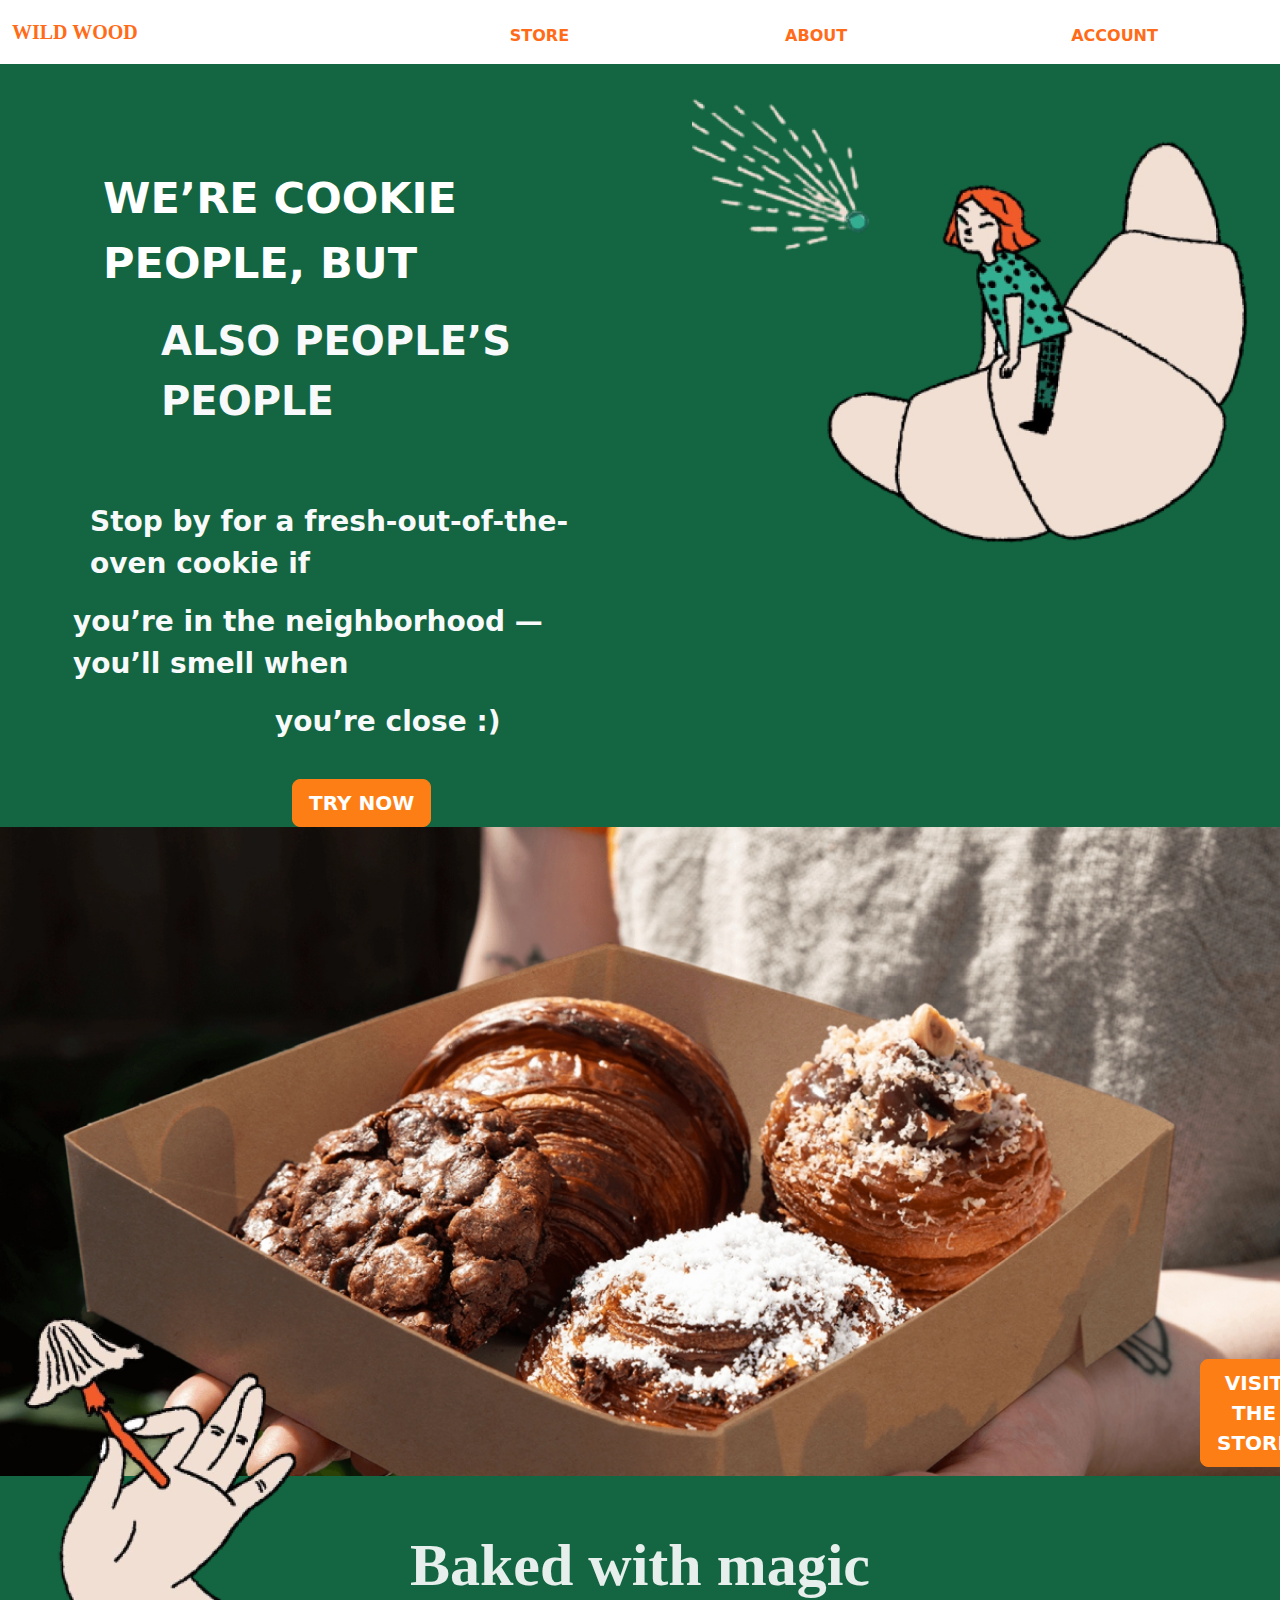
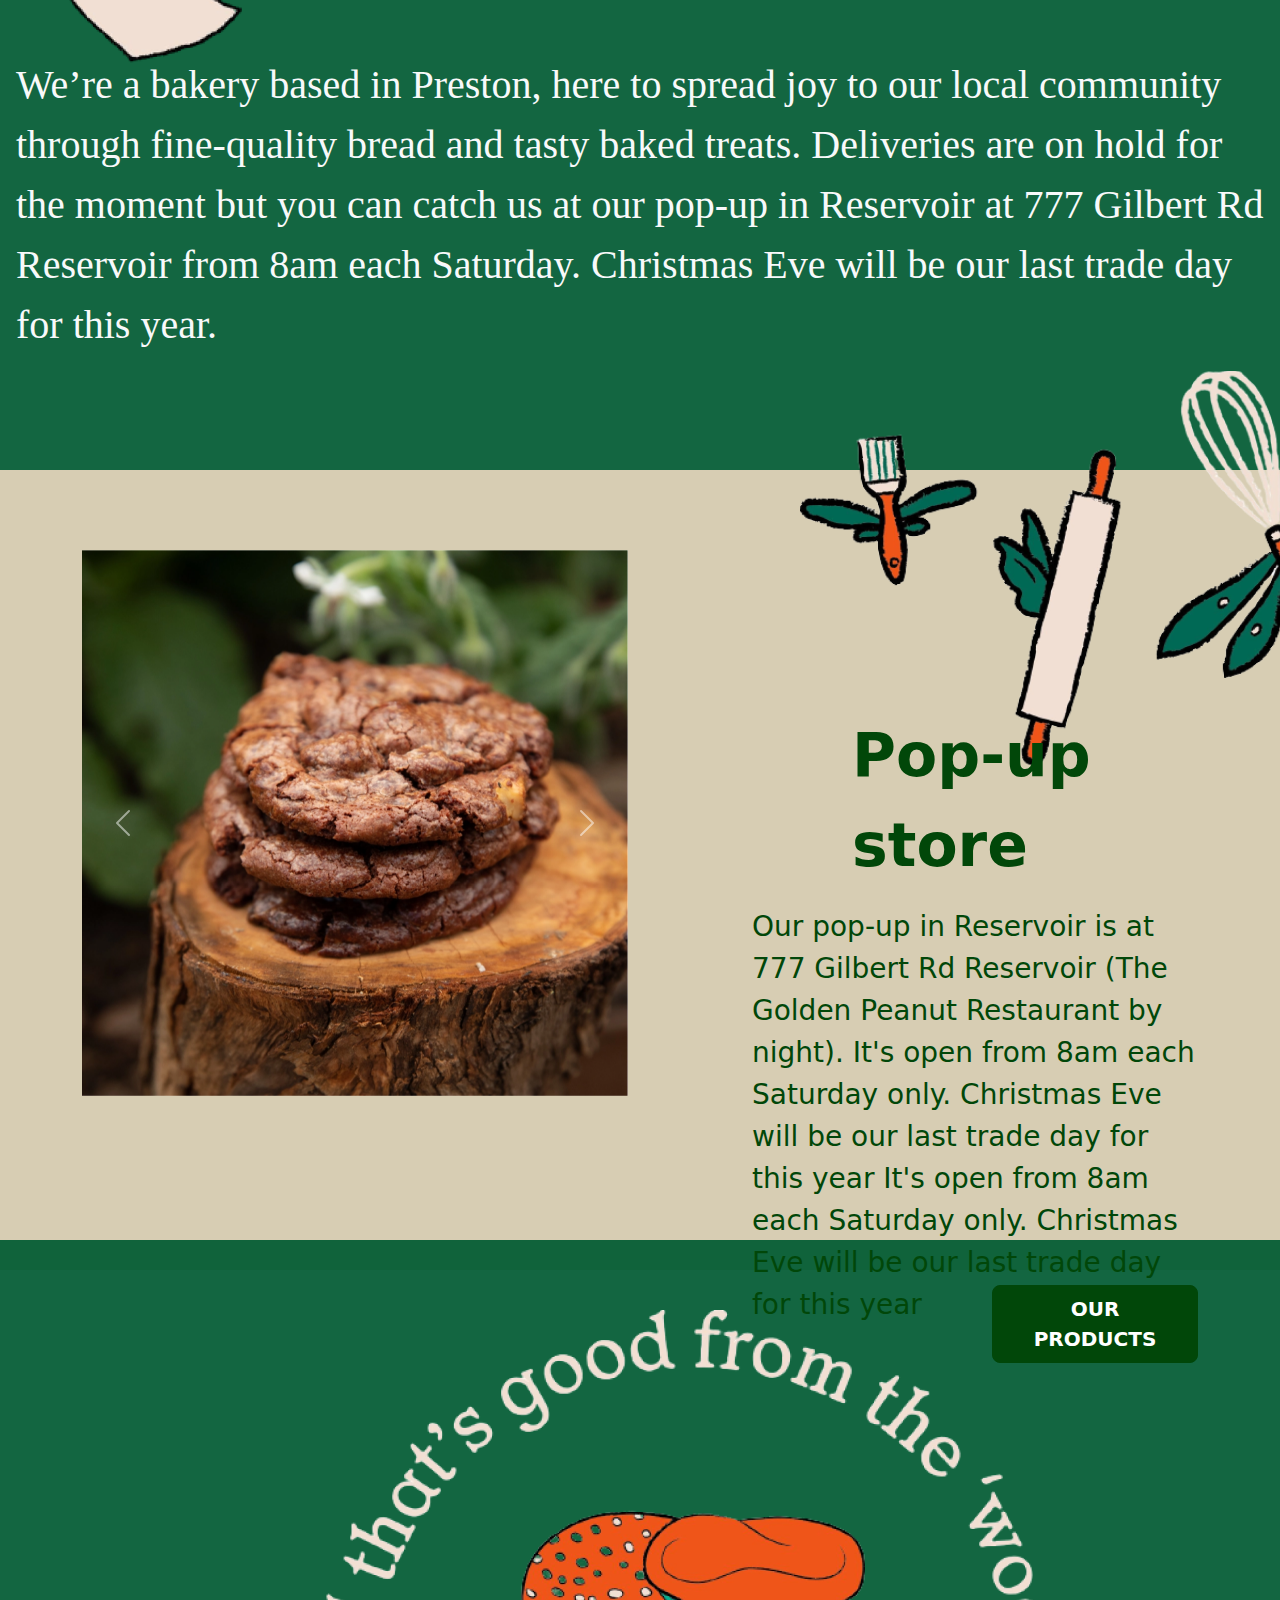
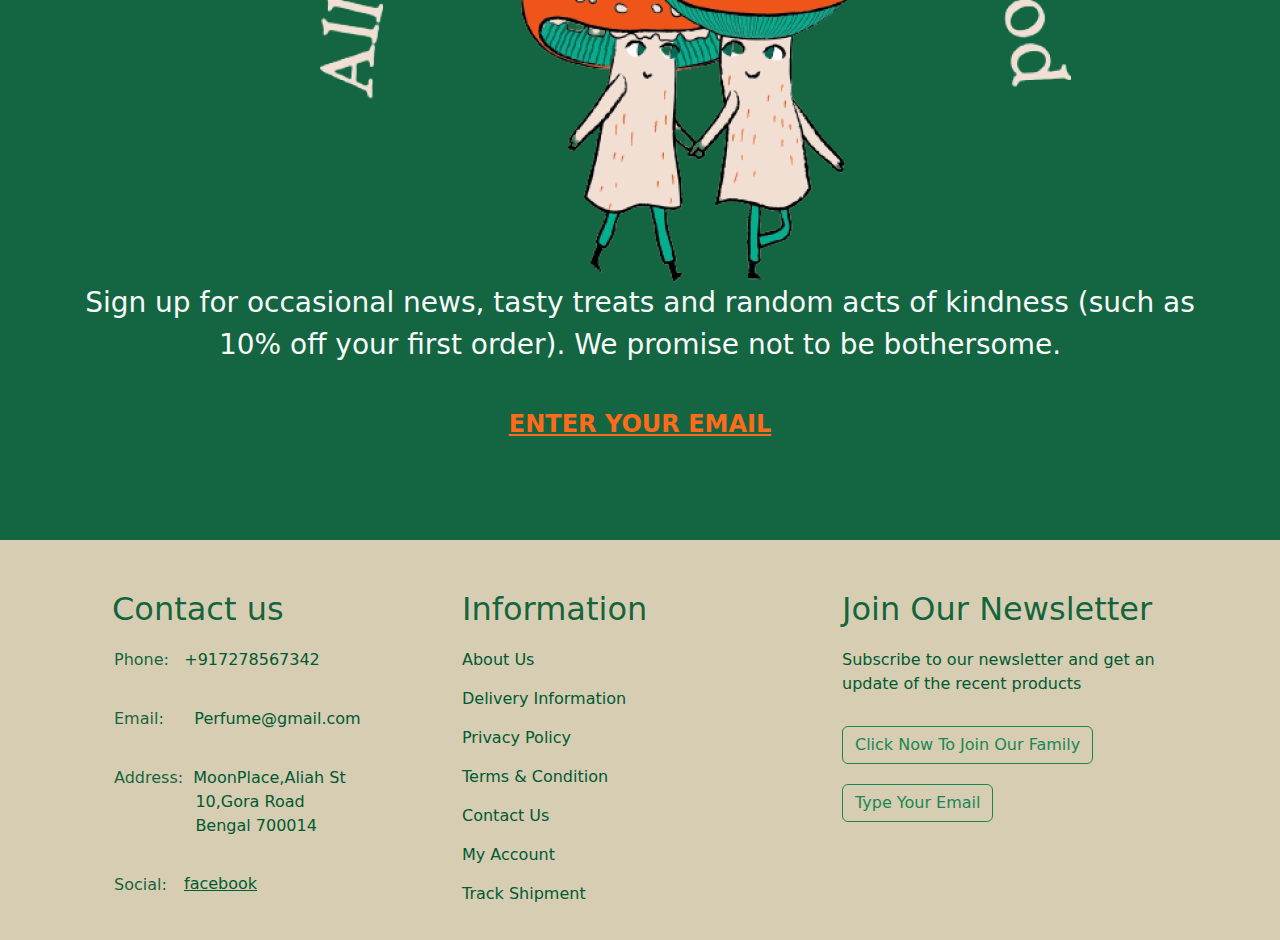
<file: index.html>
<!doctype html>
<html lang="en">
  <head>
    <meta charset="utf-8">
    <meta name="viewport" content="width=device-width, initial-scale=1">
    <title>Bootstrap demo</title>
    <link href="./style.css" rel="stylesheet">
  </head>
  <body>
    
    <script src="https://cdn.jsdelivr.net/npm/bootstrap@5.3.0-alpha3/dist/js/bootstrap.bundle.min.js" integrity="sha384-ENjdO4Dr2bkBIFxQpeoTz1HIcje39Wm4jDKdf19U8gI4ddQ3GYNS7NTKfAdVQSZe" crossorigin="anonymous"></script>
    
      <!-- <div class="bannerimg"><img src="Rectangle 1 (6).png" width="1460px"> </div> -->
      
        <nav class="navbar navbar-expand-lg text-primary">
  <div class="container-fluid" >
    <a class="navbar-brand wild" href="#">WILD WOOD</a>
    <button class="navbar-toggler" type="button" data-bs-toggle="collapse" data-bs-target="#navbarSupportedContent" aria-controls="navbarSupportedContent" aria-expanded="false" aria-label="Toggle navigation">
      <span class="navbar-toggler-icon"></span>
    </button>
    <div class="collapse navbar-collapse" id="navbarSupportedContent">
      <ul class="navbar-nav mx-5">
        <li class="nav-item store mt-2 ">
          <a class="nav-link active  headcolor " aria-current="page" href="#">STORE</a>
        </li>
        <li class="nav-item ms-6 me-2 mt-2 ">
          <a class="nav-link headcolor" href="wild.html">ABOUT</a>
        </li>
        <li class="nav-item ms-6 me-2 mt-2 ">
          <a class="nav-link headcolor " href="#">ACCOUNT</a>
        </li>
         <li class="nav-item ms-6  mt-2 ">
          <a class="nav-link headcolor " href="#">LOGIN</a>
        </li>
        </nav>
        <header>
          
        <div class="container">
            <div class="row">
            <div class="col-lg-6 col-sm-12 ">
                <div class="sub1 ms-5">
                    <p class="cookie">WE’RE COOKIE PEOPLE, BUT</p>
                  
                <p class="also text-light">ALSO PEOPLE’S PEOPLE</p>
            </div>
                <div class="subdiv2">
                    <p class="stop text-light">Stop by for a fresh-out-of-the-oven cookie if</p>
                    <p class="smell text-light">you’re in the neighborhood — you’ll smell when</p>
                    <p class="neighbor text-light">you’re close :)</p>
                  
                    <button type="button" class="btn btn-primary btn-lg button1 trynow">TRY NOW</button>
                </div>
            
            </div>
            <div class="col-lg-6 col-sm-12">
            <div class="img1 "><img src="Rectangle 2 (4).png" height="700px"></div>
            </div>
            </div>
            </div>
           
    </header>
    <main>
        <section>
            <div class="maindiv2">
                <div class="img2 "><img src="Rectangle 5 (2).png" width="1520px"> </div>
                <button type="button" class="btn btn-primary btn-lg button1 visit">VISIT THE STORE</button>
                </div>

        </section>
        <section>
            <div class="maindiv3">
                <div class="baked ">Baked with magic</div>
                <div class="img3 ms-2"><img src="Rectangle 4 (1).png"> </div>
                <p class="based text-light ms-3 fs-3 text">We’re a bakery based in Preston, here to spread joy to our local community through
                    fine-quality bread and tasty baked treats. Deliveries are on hold for the moment but
                    you can catch us at our pop-up in Reservoir at 777 Gilbert Rd Reservoir from 8am
                    each Saturday. Christmas Eve will be our last trade day for this year.</p>
                    <div class="img4"><img src="Rectangle 11.png"> </div>
                    
                   </div>
        </section>
        <section>
            <div class="maindiv4">
                
                <div class="container">
                    <div class="row">
                    <div class="col-lg-6 slide">
                        
                            <div id="carouselExampleFade" class="carousel slide carousel-fade">
                                <div class="carousel-inner">
                                  <div class="carousel-item active">
                                    <img src="Rectangle 8.png" class="d-block w-100" alt="...">
                                  </div>
                                  <div class="carousel-item">
                                    <img src="Rectangle 8 (1).png" class="d-block w-100" alt="...">
                                  </div>
                                  <div class="carousel-item">
                                    <img src="Rectangle 8 (2).png" class="d-block w-100" alt="...">
                                  </div>
                                </div>
                                <button class="carousel-control-prev" type="button" data-bs-target="#carouselExampleFade" data-bs-slide="prev">
                                  <span class="carousel-control-prev-icon" aria-hidden="true"></span>
                                  <span class="visually-hidden">Previous</span>
                                </button>
                                <button class="carousel-control-next" type="button" data-bs-target="#carouselExampleFade" data-bs-slide="next">
                                  <span class="carousel-control-next-icon" aria-hidden="true"></span>
                                  <span class="visually-hidden">Next</span>
                                </button>
                              </div></div>
                              <div class="col-lg-6 ">
                    <div class="pop ms-6 ">
                        <p>Pop-up store</p>
                    </div>
                    <p class="ourpop ms-lg-5">
                        Our pop-up in Reservoir is at 777 Gilbert 
                        Rd Reservoir (The Golden Peanut
                         Restaurant by night). It's open from 8am 
                         each Saturday only. Christmas Eve will be
                          our last trade day for this year
                          It's open from 8am 
                         each Saturday only. Christmas Eve will be
                          our last trade day for this year
                    </p>

                                </div>


                    </div>
                    <button type="button" class="btn btn-primary btn-lg ourproducts">OUR PRODUCTS</button>

                
            </div>

        </section>
        <section>
          <div class="maindiv5">
            <div class="allgood "><img src="Rectangle 13 (1).png"> </div>
            <p class="signup text-light">Sign up for occasional news, tasty treats and random acts of kindness (such as <br>
              10% off your first order). We promise not to be bothersome.</p>
              <div class="enter">ENTER YOUR EMAIL</div>
          </div>
        </section>
    </main>
    <footer>
      <div class="container">
        <div class="row">
          <div class="col-lg-4">
<h2 class="contactchange">Contact us</h2>
<ul class="footer1">
  <li class="lista"><span>Phone:&nbsp;&nbsp;&nbsp;</span>+917278567342</li>
  <li class="lista"><span>Email:&nbsp;&nbsp;&nbsp;&nbsp;&nbsp;&nbsp;</span>Perfume@gmail.com</li>
  <li class="lista"><span>Address:&nbsp;&nbsp;</span>MoonPlace,Aliah St<br>&nbsp;&nbsp;&nbsp;&nbsp;&nbsp;&nbsp;&nbsp;&nbsp;&nbsp;&nbsp;&nbsp;&nbsp;&nbsp;&nbsp;&nbsp;&nbsp;10,Gora Road<br>&nbsp;&nbsp;&nbsp;&nbsp;&nbsp;&nbsp;&nbsp;&nbsp;&nbsp;&nbsp;&nbsp;&nbsp;&nbsp;&nbsp;&nbsp;&nbsp;Bengal 700014</li>
  <li class="lista"> <span>Social:&nbsp;</span><div class="socialimg">facebook  </div></li>



</ul>

          </div>
          <div class="col-lg-4">
            <h2>Information</h2>
            <li class="list">About Us</li>
            <li class="list">Delivery Information</li>
            <li class="list">Privacy Policy</li>
            <li class="list">Terms & Condition</li>
            <li class="list">Contact Us</li>
            <li class="list">My Account</li>
            <li class="list">Track Shipment</li>
            


          </div>
          <div class="col-lg-4">
            <h2>Join Our Newsletter</h2>
            <p class="jointext">Subscribe to our newsletter and get an<br>update of the recent products</p>
            <button type="button" class="btn btn-outline-success clicknow">Click Now To Join Our Family</button><br>
            <button type="button" class="btn btn-outline-success">Type Your Email</button>

          </div>
          
        </div>
      </div>
    </footer>
  </body>
</html>
</file>
<file: style.css>
@charset "UTF-8";
@import url('https://fonts.googleapis.com/css2?family=Inria+Serif&family=Inter:wght@300;400;500&family=Lacquer&display=swap');
@import url('https://fonts.googleapis.com/css2?family=Inria+Serif&family=Inter:wght@300;400;500&family=Lacquer&display=swap');
/*!
 * Bootstrap  v5.3.0-alpha3 (https://getbootstrap.com/)
 * Copyright 2011-2023 The Bootstrap Authors
 * Licensed under MIT (https://github.com/twbs/bootstrap/blob/main/LICENSE)
 */
:root,
[data-bs-theme=light] {
    --bs-blue: #0d6efd;
    --bs-indigo: #6610f2;
    --bs-purple: #6f42c1;
    --bs-pink: #d63384;
    --bs-red: #dc3545;
    --bs-orange: #fd7e14;
    --bs-yellow: #ffc107;
    --bs-green: #198754;
    --bs-teal: #20c997;
    --bs-cyan: #0dcaf0;
    --bs-black: #000;
    --bs-white: #fff;
    --bs-gray: #6c757d;
    --bs-gray-dark: #343a40;
    --bs-gray-100: #f8f9fa;
    --bs-gray-200: #e9ecef;
    --bs-gray-300: #dee2e6;
    --bs-gray-400: #ced4da;
    --bs-gray-500: #adb5bd;
    --bs-gray-600: #6c757d;
    --bs-gray-700: #495057;
    --bs-gray-800: #343a40;
    --bs-gray-900: #212529;
    --bs-primary: #0d6efd;
    --bs-secondary: #6c757d;
    --bs-success: #198754;
    --bs-info: #0dcaf0;
    --bs-warning: #ffc107;
    --bs-danger: #dc3545;
    --bs-light: #f8f9fa;
    --bs-dark: #212529;
    --bs-primary-rgb: 13, 110, 253;
    --bs-secondary-rgb: 108, 117, 125;
    --bs-success-rgb: 25, 135, 84;
    --bs-info-rgb: 13, 202, 240;
    --bs-warning-rgb: 255, 193, 7;
    --bs-danger-rgb: 220, 53, 69;
    --bs-light-rgb: 248, 249, 250;
    --bs-dark-rgb: 33, 37, 41;
    --bs-primary-text-emphasis: #052c65;
    --bs-secondary-text-emphasis: #2b2f32;
    --bs-success-text-emphasis: #0a3622;
    --bs-info-text-emphasis: #055160;
    --bs-warning-text-emphasis: #664d03;
    --bs-danger-text-emphasis: #58151c;
    --bs-light-text-emphasis: #495057;
    --bs-dark-text-emphasis: #495057;
    --bs-primary-bg-subtle: #cfe2ff;
    --bs-secondary-bg-subtle: #e2e3e5;
    --bs-success-bg-subtle: #d1e7dd;
    --bs-info-bg-subtle: #cff4fc;
    --bs-warning-bg-subtle: #fff3cd;
    --bs-danger-bg-subtle: #f8d7da;
    --bs-light-bg-subtle: #fcfcfd;
    --bs-dark-bg-subtle: #ced4da;
    --bs-primary-border-subtle: #9ec5fe;
    --bs-secondary-border-subtle: #c4c8cb;
    --bs-success-border-subtle: #a3cfbb;
    --bs-info-border-subtle: #9eeaf9;
    --bs-warning-border-subtle: #ffe69c;
    --bs-danger-border-subtle: #f1aeb5;
    --bs-light-border-subtle: #e9ecef;
    --bs-dark-border-subtle: #adb5bd;
    --bs-white-rgb: 255, 255, 255;
    --bs-black-rgb: 0, 0, 0;
    --bs-font-sans-serif: system-ui, -apple-system, "Segoe UI", Roboto, "Helvetica Neue", "Noto Sans", "Liberation Sans", Arial, sans-serif, "Apple Color Emoji", "Segoe UI Emoji", "Segoe UI Symbol", "Noto Color Emoji";
    --bs-font-monospace: SFMono-Regular, Menlo, Monaco, Consolas, "Liberation Mono", "Courier New", monospace;
    --bs-gradient: linear-gradient(180deg, rgba(255, 255, 255, 0.15), rgba(255, 255, 255, 0));
    --bs-body-font-family: var(--bs-font-sans-serif);
    --bs-body-font-size: 1rem;
    --bs-body-font-weight: 400;
    --bs-body-line-height: 1.5;
    --bs-body-color: #212529;
    --bs-body-color-rgb: 33, 37, 41;
    --bs-body-bg: #fff;
    --bs-body-bg-rgb: 255, 255, 255;
    --bs-emphasis-color: #000;
    --bs-emphasis-color-rgb: 0, 0, 0;
    --bs-secondary-color: rgba(33, 37, 41, 0.75);
    --bs-secondary-color-rgb: 33, 37, 41;
    --bs-secondary-bg: #e9ecef;
    --bs-secondary-bg-rgb: 233, 236, 239;
    --bs-tertiary-color: rgba(33, 37, 41, 0.5);
    --bs-tertiary-color-rgb: 33, 37, 41;
    --bs-tertiary-bg: #f8f9fa;
    --bs-tertiary-bg-rgb: 248, 249, 250;
    --bs-link-color: #0d6efd;
    --bs-link-color-rgb: 13, 110, 253;
    --bs-link-decoration: underline;
    --bs-link-hover-color: #0a58ca;
    --bs-link-hover-color-rgb: 10, 88, 202;
    --bs-code-color: #d63384;
    --bs-highlight-bg: #fff3cd;
    --bs-border-width: 1px;
    --bs-border-style: solid;
    --bs-border-color: #dee2e6;
    --bs-border-color-translucent: rgba(0, 0, 0, 0.175);
    --bs-border-radius: 0.375rem;
    --bs-border-radius-sm: 0.25rem;
    --bs-border-radius-lg: 0.5rem;
    --bs-border-radius-xl: 1rem;
    --bs-border-radius-xxl: 2rem;
    --bs-border-radius-2xl: var(--bs-border-radius-xxl);
    --bs-border-radius-pill: 50rem;
    --bs-box-shadow: 0 0.5rem 1rem rgba(0, 0, 0, 0.15);
    --bs-box-shadow-sm: 0 0.125rem 0.25rem rgba(0, 0, 0, 0.075);
    --bs-box-shadow-lg: 0 1rem 3rem rgba(0, 0, 0, 0.175);
    --bs-box-shadow-inset: inset 0 1px 2px rgba(0, 0, 0, 0.075);
    --bs-focus-ring-width: 0.25rem;
    --bs-focus-ring-opacity: 0.25;
    --bs-focus-ring-color: rgba(13, 110, 253, 0.25);
    --bs-form-valid-color: #198754;
    --bs-form-valid-border-color: #198754;
    --bs-form-invalid-color: #dc3545;
    --bs-form-invalid-border-color: #dc3545
}

[data-bs-theme=dark] {
    color-scheme: dark;
    --bs-body-color: #adb5bd;
    --bs-body-color-rgb: 173, 181, 189;
    --bs-body-bg: #212529;
    --bs-body-bg-rgb: 33, 37, 41;
    --bs-emphasis-color: #fff;
    --bs-emphasis-color-rgb: 255, 255, 255;
    --bs-secondary-color: rgba(173, 181, 189, 0.75);
    --bs-secondary-color-rgb: 173, 181, 189;
    --bs-secondary-bg: #343a40;
    --bs-secondary-bg-rgb: 52, 58, 64;
    --bs-tertiary-color: rgba(173, 181, 189, 0.5);
    --bs-tertiary-color-rgb: 173, 181, 189;
    --bs-tertiary-bg: #2b3035;
    --bs-tertiary-bg-rgb: 43, 48, 53;
    --bs-primary-text-emphasis: #6ea8fe;
    --bs-secondary-text-emphasis: #a7acb1;
    --bs-success-text-emphasis: #75b798;
    --bs-info-text-emphasis: #6edff6;
    --bs-warning-text-emphasis: #ffda6a;
    --bs-danger-text-emphasis: #ea868f;
    --bs-light-text-emphasis: #f8f9fa;
    --bs-dark-text-emphasis: #dee2e6;
    --bs-primary-bg-subtle: #031633;
    --bs-secondary-bg-subtle: #161719;
    --bs-success-bg-subtle: #051b11;
    --bs-info-bg-subtle: #032830;
    --bs-warning-bg-subtle: #332701;
    --bs-danger-bg-subtle: #2c0b0e;
    --bs-light-bg-subtle: #343a40;
    --bs-dark-bg-subtle: #1a1d20;
    --bs-primary-border-subtle: #084298;
    --bs-secondary-border-subtle: #41464b;
    --bs-success-border-subtle: #0f5132;
    --bs-info-border-subtle: #087990;
    --bs-warning-border-subtle: #997404;
    --bs-danger-border-subtle: #842029;
    --bs-light-border-subtle: #495057;
    --bs-dark-border-subtle: #343a40;
    --bs-link-color: #6ea8fe;
    --bs-link-hover-color: #8bb9fe;
    --bs-link-color-rgb: 110, 168, 254;
    --bs-link-hover-color-rgb: 139, 185, 254;
    --bs-code-color: #e685b5;
    --bs-border-color: #495057;
    --bs-border-color-translucent: rgba(255, 255, 255, 0.15);
    --bs-form-valid-color: #75b798;
    --bs-form-valid-border-color: #75b798;
    --bs-form-invalid-color: #ea868f;
    --bs-form-invalid-border-color: #ea868f
}

*,
::after,
::before {
    box-sizing: border-box
}

@media (prefers-reduced-motion:no-preference) {
    :root {
        scroll-behavior: smooth
    }
}

body {
    margin: 0;
    font-family: var(--bs-body-font-family);
    font-size: var(--bs-body-font-size);
    font-weight: var(--bs-body-font-weight);
    line-height: var(--bs-body-line-height);
    color: var(--bs-body-color);
    text-align: var(--bs-body-text-align);
    background-color: var(--bs-body-bg);
    -webkit-text-size-adjust: 100%;
    -webkit-tap-highlight-color: transparent
}

hr {
    margin: 1rem 0;
    color: inherit;
    border: 0;
    border-top: var(--bs-border-width) solid;
    opacity: .25
}

.h1,
.h2,
.h3,
.h4,
.h5,
.h6,
h1,
h2,
h3,
h4,
h5,
h6 {
    margin-top: 0;
    margin-bottom: .5rem;
    font-weight: 500;
    line-height: 1.2;
    color: var(--bs-heading-color, inherit)
}

.h1,
h1 {
    font-size: calc(1.375rem + 1.5vw)
}

@media (min-width:1200px) {

    .h1,
    h1 {
        font-size: 2.5rem
    }
}

.h2,
h2 {
    font-size: calc(1.325rem + .9vw)
}

@media (min-width:1200px) {

    .h2,
    h2 {
        font-size: 2rem
    }
}

.h3,
h3 {
    font-size: calc(1.3rem + .6vw)
}

@media (min-width:1200px) {

    .h3,
    h3 {
        font-size: 1.75rem
    }
}

.h4,
h4 {
    font-size: calc(1.275rem + .3vw)
}

@media (min-width:1200px) {

    .h4,
    h4 {
        font-size: 1.5rem
    }
}

.h5,
h5 {
    font-size: 1.25rem
}

.h6,
h6 {
    font-size: 1rem
}

p {
    margin-top: 0;
    margin-bottom: 1rem
}

abbr[title] {
    -webkit-text-decoration: underline dotted;
    text-decoration: underline dotted;
    cursor: help;
    -webkit-text-decoration-skip-ink: none;
    text-decoration-skip-ink: none
}

address {
    margin-bottom: 1rem;
    font-style: normal;
    line-height: inherit
}

ol,
ul {
    padding-left: 2rem
}

dl,
ol,
ul {
    margin-top: 0;
    margin-bottom: 1rem
}

ol ol,
ol ul,
ul ol,
ul ul {
    margin-bottom: 0
}

dt {
    font-weight: 700
}

dd {
    margin-bottom: .5rem;
    margin-left: 0
}

blockquote {
    margin: 0 0 1rem
}

b,
strong {
    font-weight: bolder
}

.small,
small {
    font-size: .875em
}

.mark,
mark {
    padding: .1875em;
    background-color: var(--bs-highlight-bg)
}

sub,
sup {
    position: relative;
    font-size: .75em;
    line-height: 0;
    vertical-align: baseline
}

sub {
    bottom: -.25em
}

sup {
    top: -.5em
}

a {
    color: rgba(var(--bs-link-color-rgb), var(--bs-link-opacity, 1));
    text-decoration: underline
}

a:hover {
    --bs-link-color-rgb: var(--bs-link-hover-color-rgb)
}

a:not([href]):not([class]),
a:not([href]):not([class]):hover {
    color: inherit;
    text-decoration: none
}

code,
kbd,
pre,
samp {
    font-family: var(--bs-font-monospace);
    font-size: 1em
}

pre {
    display: block;
    margin-top: 0;
    margin-bottom: 1rem;
    overflow: auto;
    font-size: .875em
}

pre code {
    font-size: inherit;
    color: inherit;
    word-break: normal
}

code {
    font-size: .875em;
    color: var(--bs-code-color);
    word-wrap: break-word
}

a>code {
    color: inherit
}

kbd {
    padding: .1875rem .375rem;
    font-size: .875em;
    color: var(--bs-body-bg);
    background-color: var(--bs-body-color);
    border-radius: .25rem
}

kbd kbd {
    padding: 0;
    font-size: 1em
}

figure {
    margin: 0 0 1rem
}

img,
svg {
    vertical-align: middle
}

table {
    caption-side: bottom;
    border-collapse: collapse
}

caption {
    padding-top: .5rem;
    padding-bottom: .5rem;
    color: var(--bs-secondary-color);
    text-align: left
}

th {
    text-align: inherit;
    text-align: -webkit-match-parent
}

tbody,
td,
tfoot,
th,
thead,
tr {
    border-color: inherit;
    border-style: solid;
    border-width: 0
}

label {
    display: inline-block
}

button {
    border-radius: 0
}

button:focus:not(:focus-visible) {
    outline: 0
}

button,
input,
optgroup,
select,
textarea {
    margin: 0;
    font-family: inherit;
    font-size: inherit;
    line-height: inherit
}

button,
select {
    text-transform: none
}

[role=button] {
    cursor: pointer
}

select {
    word-wrap: normal
}

select:disabled {
    opacity: 1
}

[list]:not([type=date]):not([type=datetime-local]):not([type=month]):not([type=week]):not([type=time])::-webkit-calendar-picker-indicator {
    display: none !important
}

[type=button],
[type=reset],
[type=submit],
button {
    -webkit-appearance: button
}

[type=button]:not(:disabled),
[type=reset]:not(:disabled),
[type=submit]:not(:disabled),
button:not(:disabled) {
    cursor: pointer
}

::-moz-focus-inner {
    padding: 0;
    border-style: none
}

textarea {
    resize: vertical
}

fieldset {
    min-width: 0;
    padding: 0;
    margin: 0;
    border: 0
}

legend {
    float: left;
    width: 100%;
    padding: 0;
    margin-bottom: .5rem;
    font-size: calc(1.275rem + .3vw);
    line-height: inherit
}

@media (min-width:1200px) {
    legend {
        font-size: 1.5rem
    }
}

legend+* {
    clear: left
}

::-webkit-datetime-edit-day-field,
::-webkit-datetime-edit-fields-wrapper,
::-webkit-datetime-edit-hour-field,
::-webkit-datetime-edit-minute,
::-webkit-datetime-edit-month-field,
::-webkit-datetime-edit-text,
::-webkit-datetime-edit-year-field {
    padding: 0
}

::-webkit-inner-spin-button {
    height: auto
}

[type=search] {
    outline-offset: -2px;
    -webkit-appearance: textfield
}

::-webkit-search-decoration {
    -webkit-appearance: none
}

::-webkit-color-swatch-wrapper {
    padding: 0
}

::-webkit-file-upload-button {
    font: inherit;
    -webkit-appearance: button
}

::file-selector-button {
    font: inherit;
    -webkit-appearance: button
}

output {
    display: inline-block
}

iframe {
    border: 0
}

summary {
    display: list-item;
    cursor: pointer
}

progress {
    vertical-align: baseline
}

[hidden] {
    display: none !important
}

.lead {
    font-size: 1.25rem;
    font-weight: 300
}

.display-1 {
    font-size: calc(1.625rem + 4.5vw);
    font-weight: 300;
    line-height: 1.2
}

@media (min-width:1200px) {
    .display-1 {
        font-size: 5rem
    }
}

.display-2 {
    font-size: calc(1.575rem + 3.9vw);
    font-weight: 300;
    line-height: 1.2
}

@media (min-width:1200px) {
    .display-2 {
        font-size: 4.5rem
    }
}

.display-3 {
    font-size: calc(1.525rem + 3.3vw);
    font-weight: 300;
    line-height: 1.2
}

@media (min-width:1200px) {
    .display-3 {
        font-size: 4rem
    }
}

.display-4 {
    font-size: calc(1.475rem + 2.7vw);
    font-weight: 300;
    line-height: 1.2
}

@media (min-width:1200px) {
    .display-4 {
        font-size: 3.5rem
    }
}

.display-5 {
    font-size: calc(1.425rem + 2.1vw);
    font-weight: 300;
    line-height: 1.2
}

@media (min-width:1200px) {
    .display-5 {
        font-size: 3rem
    }
}

.display-6 {
    font-size: calc(1.375rem + 1.5vw);
    font-weight: 300;
    line-height: 1.2
}

@media (min-width:1200px) {
    .display-6 {
        font-size: 2.5rem
    }
}

.list-unstyled {
    padding-left: 0;
    list-style: none
}

.list-inline {
    padding-left: 0;
    list-style: none
}

.list-inline-item {
    display: inline-block
}

.list-inline-item:not(:last-child) {
    margin-right: .5rem
}

.initialism {
    font-size: .875em;
    text-transform: uppercase
}

.blockquote {
    margin-bottom: 1rem;
    font-size: 1.25rem
}

.blockquote>:last-child {
    margin-bottom: 0
}

.blockquote-footer {
    margin-top: -1rem;
    margin-bottom: 1rem;
    font-size: .875em;
    color: #6c757d
}

.blockquote-footer::before {
    content: "— "
}

.img-fluid {
    max-width: 100%;
    height: auto
}

.img-thumbnail {
    padding: .25rem;
    background-color: var(--bs-body-bg);
    border: var(--bs-border-width) solid var(--bs-border-color);
    border-radius: var(--bs-border-radius);
    max-width: 100%;
    height: auto
}

.figure {
    display: inline-block
}

.figure-img {
    margin-bottom: .5rem;
    line-height: 1
}

.figure-caption {
    font-size: .875em;
    color: var(--bs-secondary-color)
}

.container,
.container-fluid,
.container-lg,
.container-md,
.container-sm,
.container-xl,
.container-xxl {
    --bs-gutter-x: 1.5rem;
    --bs-gutter-y: 0;
    width: 100%;
    padding-right: calc(var(--bs-gutter-x) * .5);
    padding-left: calc(var(--bs-gutter-x) * .5);
    margin-right: auto;
    margin-left: auto
}

@media (min-width:576px) {

    .container,
    .container-sm {
        max-width: 540px
    }
}

@media (min-width:768px) {

    .container,
    .container-md,
    .container-sm {
        max-width: 720px
    }
}

@media (min-width:992px) {

    .container,
    .container-lg,
    .container-md,
    .container-sm {
        max-width: 960px
    }
}

@media (min-width:1200px) {

    .container,
    .container-lg,
    .container-md,
    .container-sm,
    .container-xl {
        max-width: 1140px
    }
}

@media (min-width:1400px) {

    .container,
    .container-lg,
    .container-md,
    .container-sm,
    .container-xl,
    .container-xxl {
        max-width: 1320px
    }
}

:root {
    --bs-breakpoint-xs: 0;
    --bs-breakpoint-sm: 576px;
    --bs-breakpoint-md: 768px;
    --bs-breakpoint-lg: 992px;
    --bs-breakpoint-xl: 1200px;
    --bs-breakpoint-xxl: 1400px
}

.row {
    --bs-gutter-x: 1.5rem;
    --bs-gutter-y: 0;
    display: flex;
    flex-wrap: wrap;
    margin-top: calc(-1 * var(--bs-gutter-y));
    margin-right: calc(-.5 * var(--bs-gutter-x));
    margin-left: calc(-.5 * var(--bs-gutter-x))
}

.row>* {
    flex-shrink: 0;
    width: 100%;
    max-width: 100%;
    padding-right: calc(var(--bs-gutter-x) * .5);
    padding-left: calc(var(--bs-gutter-x) * .5);
    margin-top: var(--bs-gutter-y)
}

.col {
    flex: 1 0 0%
}

.row-cols-auto>* {
    flex: 0 0 auto;
    width: auto
}

.row-cols-1>* {
    flex: 0 0 auto;
    width: 100%
}

.row-cols-2>* {
    flex: 0 0 auto;
    width: 50%
}

.row-cols-3>* {
    flex: 0 0 auto;
    width: 33.3333333333%
}

.row-cols-4>* {
    flex: 0 0 auto;
    width: 25%
}

.row-cols-5>* {
    flex: 0 0 auto;
    width: 20%
}

.row-cols-6>* {
    flex: 0 0 auto;
    width: 16.6666666667%
}

.col-auto {
    flex: 0 0 auto;
    width: auto
}

.col-1 {
    flex: 0 0 auto;
    width: 8.33333333%
}

.col-2 {
    flex: 0 0 auto;
    width: 16.66666667%
}

.col-3 {
    flex: 0 0 auto;
    width: 25%
}

.col-4 {
    flex: 0 0 auto;
    width: 33.33333333%
}

.col-5 {
    flex: 0 0 auto;
    width: 41.66666667%
}

.col-6 {
    flex: 0 0 auto;
    width: 50%
}

.col-7 {
    flex: 0 0 auto;
    width: 58.33333333%
}

.col-8 {
    flex: 0 0 auto;
    width: 66.66666667%
}

.col-9 {
    flex: 0 0 auto;
    width: 75%
}

.col-10 {
    flex: 0 0 auto;
    width: 83.33333333%
}

.col-11 {
    flex: 0 0 auto;
    width: 91.66666667%
}

.col-12 {
    flex: 0 0 auto;
    width: 100%
}

.offset-1 {
    margin-left: 8.33333333%
}

.offset-2 {
    margin-left: 16.66666667%
}

.offset-3 {
    margin-left: 25%
}

.offset-4 {
    margin-left: 33.33333333%
}

.offset-5 {
    margin-left: 41.66666667%
}

.offset-6 {
    margin-left: 50%
}

.offset-7 {
    margin-left: 58.33333333%
}

.offset-8 {
    margin-left: 66.66666667%
}

.offset-9 {
    margin-left: 75%
}

.offset-10 {
    margin-left: 83.33333333%
}

.offset-11 {
    margin-left: 91.66666667%
}

.g-0,
.gx-0 {
    --bs-gutter-x: 0
}

.g-0,
.gy-0 {
    --bs-gutter-y: 0
}

.g-1,
.gx-1 {
    --bs-gutter-x: 0.25rem
}

.g-1,
.gy-1 {
    --bs-gutter-y: 0.25rem
}

.g-2,
.gx-2 {
    --bs-gutter-x: 0.5rem
}

.g-2,
.gy-2 {
    --bs-gutter-y: 0.5rem
}

.g-3,
.gx-3 {
    --bs-gutter-x: 1rem
}

.g-3,
.gy-3 {
    --bs-gutter-y: 1rem
}

.g-4,
.gx-4 {
    --bs-gutter-x: 1.5rem
}

.g-4,
.gy-4 {
    --bs-gutter-y: 1.5rem
}

.g-5,
.gx-5 {
    --bs-gutter-x: 3rem
}

.g-5,
.gy-5 {
    --bs-gutter-y: 3rem
}

@media (min-width:576px) {
    .col-sm {
        flex: 1 0 0%
    }

    .row-cols-sm-auto>* {
        flex: 0 0 auto;
        width: auto
    }

    .row-cols-sm-1>* {
        flex: 0 0 auto;
        width: 100%
    }

    .row-cols-sm-2>* {
        flex: 0 0 auto;
        width: 50%
    }

    .row-cols-sm-3>* {
        flex: 0 0 auto;
        width: 33.3333333333%
    }

    .row-cols-sm-4>* {
        flex: 0 0 auto;
        width: 25%
    }

    .row-cols-sm-5>* {
        flex: 0 0 auto;
        width: 20%
    }

    .row-cols-sm-6>* {
        flex: 0 0 auto;
        width: 16.6666666667%
    }

    .col-sm-auto {
        flex: 0 0 auto;
        width: auto
    }

    .col-sm-1 {
        flex: 0 0 auto;
        width: 8.33333333%
    }

    .col-sm-2 {
        flex: 0 0 auto;
        width: 16.66666667%
    }

    .col-sm-3 {
        flex: 0 0 auto;
        width: 25%
    }

    .col-sm-4 {
        flex: 0 0 auto;
        width: 33.33333333%
    }

    .col-sm-5 {
        flex: 0 0 auto;
        width: 41.66666667%
    }

    .col-sm-6 {
        flex: 0 0 auto;
        width: 50%
    }

    .col-sm-7 {
        flex: 0 0 auto;
        width: 58.33333333%
    }

    .col-sm-8 {
        flex: 0 0 auto;
        width: 66.66666667%
    }

    .col-sm-9 {
        flex: 0 0 auto;
        width: 75%
    }

    .col-sm-10 {
        flex: 0 0 auto;
        width: 83.33333333%
    }

    .col-sm-11 {
        flex: 0 0 auto;
        width: 91.66666667%
    }

    .col-sm-12 {
        flex: 0 0 auto;
        width: 100%
    }

    .offset-sm-0 {
        margin-left: 0
    }

    .offset-sm-1 {
        margin-left: 8.33333333%
    }

    .offset-sm-2 {
        margin-left: 16.66666667%
    }

    .offset-sm-3 {
        margin-left: 25%
    }

    .offset-sm-4 {
        margin-left: 33.33333333%
    }

    .offset-sm-5 {
        margin-left: 41.66666667%
    }

    .offset-sm-6 {
        margin-left: 50%
    }

    .offset-sm-7 {
        margin-left: 58.33333333%
    }

    .offset-sm-8 {
        margin-left: 66.66666667%
    }

    .offset-sm-9 {
        margin-left: 75%
    }

    .offset-sm-10 {
        margin-left: 83.33333333%
    }

    .offset-sm-11 {
        margin-left: 91.66666667%
    }

    .g-sm-0,
    .gx-sm-0 {
        --bs-gutter-x: 0
    }

    .g-sm-0,
    .gy-sm-0 {
        --bs-gutter-y: 0
    }

    .g-sm-1,
    .gx-sm-1 {
        --bs-gutter-x: 0.25rem
    }

    .g-sm-1,
    .gy-sm-1 {
        --bs-gutter-y: 0.25rem
    }

    .g-sm-2,
    .gx-sm-2 {
        --bs-gutter-x: 0.5rem
    }

    .g-sm-2,
    .gy-sm-2 {
        --bs-gutter-y: 0.5rem
    }

    .g-sm-3,
    .gx-sm-3 {
        --bs-gutter-x: 1rem
    }

    .g-sm-3,
    .gy-sm-3 {
        --bs-gutter-y: 1rem
    }

    .g-sm-4,
    .gx-sm-4 {
        --bs-gutter-x: 1.5rem
    }

    .g-sm-4,
    .gy-sm-4 {
        --bs-gutter-y: 1.5rem
    }

    .g-sm-5,
    .gx-sm-5 {
        --bs-gutter-x: 3rem
    }

    .g-sm-5,
    .gy-sm-5 {
        --bs-gutter-y: 3rem
    }
}

@media (min-width:768px) {
    .col-md {
        flex: 1 0 0%
    }

    .row-cols-md-auto>* {
        flex: 0 0 auto;
        width: auto
    }

    .row-cols-md-1>* {
        flex: 0 0 auto;
        width: 100%
    }

    .row-cols-md-2>* {
        flex: 0 0 auto;
        width: 50%
    }

    .row-cols-md-3>* {
        flex: 0 0 auto;
        width: 33.3333333333%
    }

    .row-cols-md-4>* {
        flex: 0 0 auto;
        width: 25%
    }

    .row-cols-md-5>* {
        flex: 0 0 auto;
        width: 20%
    }

    .row-cols-md-6>* {
        flex: 0 0 auto;
        width: 16.6666666667%
    }

    .col-md-auto {
        flex: 0 0 auto;
        width: auto
    }

    .col-md-1 {
        flex: 0 0 auto;
        width: 8.33333333%
    }

    .col-md-2 {
        flex: 0 0 auto;
        width: 16.66666667%
    }

    .col-md-3 {
        flex: 0 0 auto;
        width: 25%
    }

    .col-md-4 {
        flex: 0 0 auto;
        width: 33.33333333%
    }

    .col-md-5 {
        flex: 0 0 auto;
        width: 41.66666667%
    }

    .col-md-6 {
        flex: 0 0 auto;
        width: 50%
    }

    .col-md-7 {
        flex: 0 0 auto;
        width: 58.33333333%
    }

    .col-md-8 {
        flex: 0 0 auto;
        width: 66.66666667%
    }

    .col-md-9 {
        flex: 0 0 auto;
        width: 75%
    }

    .col-md-10 {
        flex: 0 0 auto;
        width: 83.33333333%
    }

    .col-md-11 {
        flex: 0 0 auto;
        width: 91.66666667%
    }

    .col-md-12 {
        flex: 0 0 auto;
        width: 100%
    }

    .offset-md-0 {
        margin-left: 0
    }

    .offset-md-1 {
        margin-left: 8.33333333%
    }

    .offset-md-2 {
        margin-left: 16.66666667%
    }

    .offset-md-3 {
        margin-left: 25%
    }

    .offset-md-4 {
        margin-left: 33.33333333%
    }

    .offset-md-5 {
        margin-left: 41.66666667%
    }

    .offset-md-6 {
        margin-left: 50%
    }

    .offset-md-7 {
        margin-left: 58.33333333%
    }

    .offset-md-8 {
        margin-left: 66.66666667%
    }

    .offset-md-9 {
        margin-left: 75%
    }

    .offset-md-10 {
        margin-left: 83.33333333%
    }

    .offset-md-11 {
        margin-left: 91.66666667%
    }

    .g-md-0,
    .gx-md-0 {
        --bs-gutter-x: 0
    }

    .g-md-0,
    .gy-md-0 {
        --bs-gutter-y: 0
    }

    .g-md-1,
    .gx-md-1 {
        --bs-gutter-x: 0.25rem
    }

    .g-md-1,
    .gy-md-1 {
        --bs-gutter-y: 0.25rem
    }

    .g-md-2,
    .gx-md-2 {
        --bs-gutter-x: 0.5rem
    }

    .g-md-2,
    .gy-md-2 {
        --bs-gutter-y: 0.5rem
    }

    .g-md-3,
    .gx-md-3 {
        --bs-gutter-x: 1rem
    }

    .g-md-3,
    .gy-md-3 {
        --bs-gutter-y: 1rem
    }

    .g-md-4,
    .gx-md-4 {
        --bs-gutter-x: 1.5rem
    }

    .g-md-4,
    .gy-md-4 {
        --bs-gutter-y: 1.5rem
    }

    .g-md-5,
    .gx-md-5 {
        --bs-gutter-x: 3rem
    }

    .g-md-5,
    .gy-md-5 {
        --bs-gutter-y: 3rem
    }
}

@media (min-width:992px) {
    .col-lg {
        flex: 1 0 0%
    }

    .row-cols-lg-auto>* {
        flex: 0 0 auto;
        width: auto
    }

    .row-cols-lg-1>* {
        flex: 0 0 auto;
        width: 100%
    }

    .row-cols-lg-2>* {
        flex: 0 0 auto;
        width: 50%
    }

    .row-cols-lg-3>* {
        flex: 0 0 auto;
        width: 33.3333333333%
    }

    .row-cols-lg-4>* {
        flex: 0 0 auto;
        width: 25%
    }

    .row-cols-lg-5>* {
        flex: 0 0 auto;
        width: 20%
    }

    .row-cols-lg-6>* {
        flex: 0 0 auto;
        width: 16.6666666667%
    }

    .col-lg-auto {
        flex: 0 0 auto;
        width: auto
    }

    .col-lg-1 {
        flex: 0 0 auto;
        width: 8.33333333%
    }

    .col-lg-2 {
        flex: 0 0 auto;
        width: 16.66666667%
    }

    .col-lg-3 {
        flex: 0 0 auto;
        width: 25%
    }

    .col-lg-4 {
        flex: 0 0 auto;
        width: 33.33333333%
    }

    .col-lg-5 {
        flex: 0 0 auto;
        width: 41.66666667%
    }

    .col-lg-6 {
        flex: 0 0 auto;
        width: 50%
    }

    .col-lg-7 {
        flex: 0 0 auto;
        width: 58.33333333%
    }

    .col-lg-8 {
        flex: 0 0 auto;
        width: 66.66666667%
    }

    .col-lg-9 {
        flex: 0 0 auto;
        width: 75%
    }

    .col-lg-10 {
        flex: 0 0 auto;
        width: 83.33333333%
    }

    .col-lg-11 {
        flex: 0 0 auto;
        width: 91.66666667%
    }

    .col-lg-12 {
        flex: 0 0 auto;
        width: 100%
    }

    .offset-lg-0 {
        margin-left: 0
    }

    .offset-lg-1 {
        margin-left: 8.33333333%
    }

    .offset-lg-2 {
        margin-left: 16.66666667%
    }

    .offset-lg-3 {
        margin-left: 25%
    }

    .offset-lg-4 {
        margin-left: 33.33333333%
    }

    .offset-lg-5 {
        margin-left: 41.66666667%
    }

    .offset-lg-6 {
        margin-left: 50%
    }

    .offset-lg-7 {
        margin-left: 58.33333333%
    }

    .offset-lg-8 {
        margin-left: 66.66666667%
    }

    .offset-lg-9 {
        margin-left: 75%
    }

    .offset-lg-10 {
        margin-left: 83.33333333%
    }

    .offset-lg-11 {
        margin-left: 91.66666667%
    }

    .g-lg-0,
    .gx-lg-0 {
        --bs-gutter-x: 0
    }

    .g-lg-0,
    .gy-lg-0 {
        --bs-gutter-y: 0
    }

    .g-lg-1,
    .gx-lg-1 {
        --bs-gutter-x: 0.25rem
    }

    .g-lg-1,
    .gy-lg-1 {
        --bs-gutter-y: 0.25rem
    }

    .g-lg-2,
    .gx-lg-2 {
        --bs-gutter-x: 0.5rem
    }

    .g-lg-2,
    .gy-lg-2 {
        --bs-gutter-y: 0.5rem
    }

    .g-lg-3,
    .gx-lg-3 {
        --bs-gutter-x: 1rem
    }

    .g-lg-3,
    .gy-lg-3 {
        --bs-gutter-y: 1rem
    }

    .g-lg-4,
    .gx-lg-4 {
        --bs-gutter-x: 1.5rem
    }

    .g-lg-4,
    .gy-lg-4 {
        --bs-gutter-y: 1.5rem
    }

    .g-lg-5,
    .gx-lg-5 {
        --bs-gutter-x: 3rem
    }

    .g-lg-5,
    .gy-lg-5 {
        --bs-gutter-y: 3rem
    }
}

@media (min-width:1200px) {
    .col-xl {
        flex: 1 0 0%
    }

    .row-cols-xl-auto>* {
        flex: 0 0 auto;
        width: auto
    }

    .row-cols-xl-1>* {
        flex: 0 0 auto;
        width: 100%
    }

    .row-cols-xl-2>* {
        flex: 0 0 auto;
        width: 50%
    }

    .row-cols-xl-3>* {
        flex: 0 0 auto;
        width: 33.3333333333%
    }

    .row-cols-xl-4>* {
        flex: 0 0 auto;
        width: 25%
    }

    .row-cols-xl-5>* {
        flex: 0 0 auto;
        width: 20%
    }

    .row-cols-xl-6>* {
        flex: 0 0 auto;
        width: 16.6666666667%
    }

    .col-xl-auto {
        flex: 0 0 auto;
        width: auto
    }

    .col-xl-1 {
        flex: 0 0 auto;
        width: 8.33333333%
    }

    .col-xl-2 {
        flex: 0 0 auto;
        width: 16.66666667%
    }

    .col-xl-3 {
        flex: 0 0 auto;
        width: 25%
    }

    .col-xl-4 {
        flex: 0 0 auto;
        width: 33.33333333%
    }

    .col-xl-5 {
        flex: 0 0 auto;
        width: 41.66666667%
    }

    .col-xl-6 {
        flex: 0 0 auto;
        width: 50%
    }

    .col-xl-7 {
        flex: 0 0 auto;
        width: 58.33333333%
    }

    .col-xl-8 {
        flex: 0 0 auto;
        width: 66.66666667%
    }

    .col-xl-9 {
        flex: 0 0 auto;
        width: 75%
    }

    .col-xl-10 {
        flex: 0 0 auto;
        width: 83.33333333%
    }

    .col-xl-11 {
        flex: 0 0 auto;
        width: 91.66666667%
    }

    .col-xl-12 {
        flex: 0 0 auto;
        width: 100%
    }

    .offset-xl-0 {
        margin-left: 0
    }

    .offset-xl-1 {
        margin-left: 8.33333333%
    }

    .offset-xl-2 {
        margin-left: 16.66666667%
    }

    .offset-xl-3 {
        margin-left: 25%
    }

    .offset-xl-4 {
        margin-left: 33.33333333%
    }

    .offset-xl-5 {
        margin-left: 41.66666667%
    }

    .offset-xl-6 {
        margin-left: 50%
    }

    .offset-xl-7 {
        margin-left: 58.33333333%
    }

    .offset-xl-8 {
        margin-left: 66.66666667%
    }

    .offset-xl-9 {
        margin-left: 75%
    }

    .offset-xl-10 {
        margin-left: 83.33333333%
    }

    .offset-xl-11 {
        margin-left: 91.66666667%
    }

    .g-xl-0,
    .gx-xl-0 {
        --bs-gutter-x: 0
    }

    .g-xl-0,
    .gy-xl-0 {
        --bs-gutter-y: 0
    }

    .g-xl-1,
    .gx-xl-1 {
        --bs-gutter-x: 0.25rem
    }

    .g-xl-1,
    .gy-xl-1 {
        --bs-gutter-y: 0.25rem
    }

    .g-xl-2,
    .gx-xl-2 {
        --bs-gutter-x: 0.5rem
    }

    .g-xl-2,
    .gy-xl-2 {
        --bs-gutter-y: 0.5rem
    }

    .g-xl-3,
    .gx-xl-3 {
        --bs-gutter-x: 1rem
    }

    .g-xl-3,
    .gy-xl-3 {
        --bs-gutter-y: 1rem
    }

    .g-xl-4,
    .gx-xl-4 {
        --bs-gutter-x: 1.5rem
    }

    .g-xl-4,
    .gy-xl-4 {
        --bs-gutter-y: 1.5rem
    }

    .g-xl-5,
    .gx-xl-5 {
        --bs-gutter-x: 3rem
    }

    .g-xl-5,
    .gy-xl-5 {
        --bs-gutter-y: 3rem
    }
}

@media (min-width:1400px) {
    .col-xxl {
        flex: 1 0 0%
    }

    .row-cols-xxl-auto>* {
        flex: 0 0 auto;
        width: auto
    }

    .row-cols-xxl-1>* {
        flex: 0 0 auto;
        width: 100%
    }

    .row-cols-xxl-2>* {
        flex: 0 0 auto;
        width: 50%
    }

    .row-cols-xxl-3>* {
        flex: 0 0 auto;
        width: 33.3333333333%
    }

    .row-cols-xxl-4>* {
        flex: 0 0 auto;
        width: 25%
    }

    .row-cols-xxl-5>* {
        flex: 0 0 auto;
        width: 20%
    }

    .row-cols-xxl-6>* {
        flex: 0 0 auto;
        width: 16.6666666667%
    }

    .col-xxl-auto {
        flex: 0 0 auto;
        width: auto
    }

    .col-xxl-1 {
        flex: 0 0 auto;
        width: 8.33333333%
    }

    .col-xxl-2 {
        flex: 0 0 auto;
        width: 16.66666667%
    }

    .col-xxl-3 {
        flex: 0 0 auto;
        width: 25%
    }

    .col-xxl-4 {
        flex: 0 0 auto;
        width: 33.33333333%
    }

    .col-xxl-5 {
        flex: 0 0 auto;
        width: 41.66666667%
    }

    .col-xxl-6 {
        flex: 0 0 auto;
        width: 50%
    }

    .col-xxl-7 {
        flex: 0 0 auto;
        width: 58.33333333%
    }

    .col-xxl-8 {
        flex: 0 0 auto;
        width: 66.66666667%
    }

    .col-xxl-9 {
        flex: 0 0 auto;
        width: 75%
    }

    .col-xxl-10 {
        flex: 0 0 auto;
        width: 83.33333333%
    }

    .col-xxl-11 {
        flex: 0 0 auto;
        width: 91.66666667%
    }

    .col-xxl-12 {
        flex: 0 0 auto;
        width: 100%
    }

    .offset-xxl-0 {
        margin-left: 0
    }

    .offset-xxl-1 {
        margin-left: 8.33333333%
    }

    .offset-xxl-2 {
        margin-left: 16.66666667%
    }

    .offset-xxl-3 {
        margin-left: 25%
    }

    .offset-xxl-4 {
        margin-left: 33.33333333%
    }

    .offset-xxl-5 {
        margin-left: 41.66666667%
    }

    .offset-xxl-6 {
        margin-left: 50%
    }

    .offset-xxl-7 {
        margin-left: 58.33333333%
    }

    .offset-xxl-8 {
        margin-left: 66.66666667%
    }

    .offset-xxl-9 {
        margin-left: 75%
    }

    .offset-xxl-10 {
        margin-left: 83.33333333%
    }

    .offset-xxl-11 {
        margin-left: 91.66666667%
    }

    .g-xxl-0,
    .gx-xxl-0 {
        --bs-gutter-x: 0
    }

    .g-xxl-0,
    .gy-xxl-0 {
        --bs-gutter-y: 0
    }

    .g-xxl-1,
    .gx-xxl-1 {
        --bs-gutter-x: 0.25rem
    }

    .g-xxl-1,
    .gy-xxl-1 {
        --bs-gutter-y: 0.25rem
    }

    .g-xxl-2,
    .gx-xxl-2 {
        --bs-gutter-x: 0.5rem
    }

    .g-xxl-2,
    .gy-xxl-2 {
        --bs-gutter-y: 0.5rem
    }

    .g-xxl-3,
    .gx-xxl-3 {
        --bs-gutter-x: 1rem
    }

    .g-xxl-3,
    .gy-xxl-3 {
        --bs-gutter-y: 1rem
    }

    .g-xxl-4,
    .gx-xxl-4 {
        --bs-gutter-x: 1.5rem
    }

    .g-xxl-4,
    .gy-xxl-4 {
        --bs-gutter-y: 1.5rem
    }

    .g-xxl-5,
    .gx-xxl-5 {
        --bs-gutter-x: 3rem
    }

    .g-xxl-5,
    .gy-xxl-5 {
        --bs-gutter-y: 3rem
    }
}

.table {
    --bs-table-color: var(--bs-body-color);
    --bs-table-bg: transparent;
    --bs-table-border-color: var(--bs-border-color);
    --bs-table-accent-bg: transparent;
    --bs-table-striped-color: var(--bs-body-color);
    --bs-table-striped-bg: rgba(0, 0, 0, 0.05);
    --bs-table-active-color: var(--bs-body-color);
    --bs-table-active-bg: rgba(0, 0, 0, 0.1);
    --bs-table-hover-color: var(--bs-body-color);
    --bs-table-hover-bg: rgba(0, 0, 0, 0.075);
    width: 100%;
    margin-bottom: 1rem;
    color: var(--bs-table-color);
    vertical-align: top;
    border-color: var(--bs-table-border-color)
}

.table>:not(caption)>*>* {
    padding: .5rem .5rem;
    background-color: var(--bs-table-bg);
    border-bottom-width: var(--bs-border-width);
    box-shadow: inset 0 0 0 9999px var(--bs-table-accent-bg)
}

.table>tbody {
    vertical-align: inherit
}

.table>thead {
    vertical-align: bottom
}

.table-group-divider {
    border-top: calc(var(--bs-border-width) * 2) solid currentcolor
}

.caption-top {
    caption-side: top
}

.table-sm>:not(caption)>*>* {
    padding: .25rem .25rem
}

.table-bordered>:not(caption)>* {
    border-width: var(--bs-border-width) 0
}

.table-bordered>:not(caption)>*>* {
    border-width: 0 var(--bs-border-width)
}

.table-borderless>:not(caption)>*>* {
    border-bottom-width: 0
}

.table-borderless>:not(:first-child) {
    border-top-width: 0
}

.table-striped>tbody>tr:nth-of-type(odd)>* {
    --bs-table-accent-bg: var(--bs-table-striped-bg);
    color: var(--bs-table-striped-color)
}

.table-striped-columns>:not(caption)>tr>:nth-child(2n) {
    --bs-table-accent-bg: var(--bs-table-striped-bg);
    color: var(--bs-table-striped-color)
}

.table-active {
    --bs-table-accent-bg: var(--bs-table-active-bg);
    color: var(--bs-table-active-color)
}

.table-hover>tbody>tr:hover>* {
    --bs-table-accent-bg: var(--bs-table-hover-bg);
    color: var(--bs-table-hover-color)
}

.table-primary {
    --bs-table-color: #000;
    --bs-table-bg: #cfe2ff;
    --bs-table-border-color: #bacbe6;
    --bs-table-striped-bg: #c5d7f2;
    --bs-table-striped-color: #000;
    --bs-table-active-bg: #bacbe6;
    --bs-table-active-color: #000;
    --bs-table-hover-bg: #bfd1ec;
    --bs-table-hover-color: #000;
    color: var(--bs-table-color);
    border-color: var(--bs-table-border-color)
}

.table-secondary {
    --bs-table-color: #000;
    --bs-table-bg: #e2e3e5;
    --bs-table-border-color: #cbccce;
    --bs-table-striped-bg: #d7d8da;
    --bs-table-striped-color: #000;
    --bs-table-active-bg: #cbccce;
    --bs-table-active-color: #000;
    --bs-table-hover-bg: #d1d2d4;
    --bs-table-hover-color: #000;
    color: var(--bs-table-color);
    border-color: var(--bs-table-border-color)
}

.table-success {
    --bs-table-color: #000;
    --bs-table-bg: #d1e7dd;
    --bs-table-border-color: #bcd0c7;
    --bs-table-striped-bg: #c7dbd2;
    --bs-table-striped-color: #000;
    --bs-table-active-bg: #bcd0c7;
    --bs-table-active-color: #000;
    --bs-table-hover-bg: #c1d6cc;
    --bs-table-hover-color: #000;
    color: var(--bs-table-color);
    border-color: var(--bs-table-border-color)
}

.table-info {
    --bs-table-color: #000;
    --bs-table-bg: #cff4fc;
    --bs-table-border-color: #badce3;
    --bs-table-striped-bg: #c5e8ef;
    --bs-table-striped-color: #000;
    --bs-table-active-bg: #badce3;
    --bs-table-active-color: #000;
    --bs-table-hover-bg: #bfe2e9;
    --bs-table-hover-color: #000;
    color: var(--bs-table-color);
    border-color: var(--bs-table-border-color)
}

.table-warning {
    --bs-table-color: #000;
    --bs-table-bg: #fff3cd;
    --bs-table-border-color: #e6dbb9;
    --bs-table-striped-bg: #f2e7c3;
    --bs-table-striped-color: #000;
    --bs-table-active-bg: #e6dbb9;
    --bs-table-active-color: #000;
    --bs-table-hover-bg: #ece1be;
    --bs-table-hover-color: #000;
    color: var(--bs-table-color);
    border-color: var(--bs-table-border-color)
}

.table-danger {
    --bs-table-color: #000;
    --bs-table-bg: #f8d7da;
    --bs-table-border-color: #dfc2c4;
    --bs-table-striped-bg: #eccccf;
    --bs-table-striped-color: #000;
    --bs-table-active-bg: #dfc2c4;
    --bs-table-active-color: #000;
    --bs-table-hover-bg: #e5c7ca;
    --bs-table-hover-color: #000;
    color: var(--bs-table-color);
    border-color: var(--bs-table-border-color)
}

.table-light {
    --bs-table-color: #000;
    --bs-table-bg: #f8f9fa;
    --bs-table-border-color: #dfe0e1;
    --bs-table-striped-bg: #ecedee;
    --bs-table-striped-color: #000;
    --bs-table-active-bg: #dfe0e1;
    --bs-table-active-color: #000;
    --bs-table-hover-bg: #e5e6e7;
    --bs-table-hover-color: #000;
    color: var(--bs-table-color);
    border-color: var(--bs-table-border-color)
}

.table-dark {
    --bs-table-color: #fff;
    --bs-table-bg: #212529;
    --bs-table-border-color: #373b3e;
    --bs-table-striped-bg: #2c3034;
    --bs-table-striped-color: #fff;
    --bs-table-active-bg: #373b3e;
    --bs-table-active-color: #fff;
    --bs-table-hover-bg: #323539;
    --bs-table-hover-color: #fff;
    color: var(--bs-table-color);
    border-color: var(--bs-table-border-color)
}

.table-responsive {
    overflow-x: auto;
    -webkit-overflow-scrolling: touch
}

@media (max-width:575.98px) {
    .table-responsive-sm {
        overflow-x: auto;
        -webkit-overflow-scrolling: touch
    }
}

@media (max-width:767.98px) {
    .table-responsive-md {
        overflow-x: auto;
        -webkit-overflow-scrolling: touch
    }
}

@media (max-width:991.98px) {
    .table-responsive-lg {
        overflow-x: auto;
        -webkit-overflow-scrolling: touch
    }
}

@media (max-width:1199.98px) {
    .table-responsive-xl {
        overflow-x: auto;
        -webkit-overflow-scrolling: touch
    }
}

@media (max-width:1399.98px) {
    .table-responsive-xxl {
        overflow-x: auto;
        -webkit-overflow-scrolling: touch
    }
}

.form-label {
    margin-bottom: .5rem
}

.col-form-label {
    padding-top: calc(.375rem + var(--bs-border-width));
    padding-bottom: calc(.375rem + var(--bs-border-width));
    margin-bottom: 0;
    font-size: inherit;
    line-height: 1.5
}

.col-form-label-lg {
    padding-top: calc(.5rem + var(--bs-border-width));
    padding-bottom: calc(.5rem + var(--bs-border-width));
    font-size: 1.25rem
}

.col-form-label-sm {
    padding-top: calc(.25rem + var(--bs-border-width));
    padding-bottom: calc(.25rem + var(--bs-border-width));
    font-size: .875rem
}

.form-text {
    margin-top: .25rem;
    font-size: .875em;
    color: var(--bs-secondary-color)
}

.form-control {
    display: block;
    width: 100%;
    padding: .375rem .75rem;
    font-size: 1rem;
    font-weight: 400;
    line-height: 1.5;
    color: var(--bs-body-color);
    background-color: var(--bs-body-bg);
    background-clip: padding-box;
    border: var(--bs-border-width) solid var(--bs-border-color);
    -webkit-appearance: none;
    -moz-appearance: none;
    appearance: none;
    border-radius: var(--bs-border-radius);
    transition: border-color .15s ease-in-out, box-shadow .15s ease-in-out
}

@media (prefers-reduced-motion:reduce) {
    .form-control {
        transition: none
    }
}

.form-control[type=file] {
    overflow: hidden
}

.form-control[type=file]:not(:disabled):not([readonly]) {
    cursor: pointer
}

.form-control:focus {
    color: var(--bs-body-color);
    background-color: var(--bs-body-bg);
    border-color: #86b7fe;
    outline: 0;
    box-shadow: 0 0 0 .25rem rgba(13, 110, 253, .25)
}

.form-control::-webkit-date-and-time-value {
    min-width: 85px;
    height: 1.5em;
    margin: 0
}

.form-control::-webkit-datetime-edit {
    display: block;
    padding: 0
}

.form-control::-moz-placeholder {
    color: var(--bs-secondary-color);
    opacity: 1
}

.form-control::placeholder {
    color: var(--bs-secondary-color);
    opacity: 1
}

.form-control:disabled {
    background-color: var(--bs-secondary-bg);
    opacity: 1
}

.form-control::-webkit-file-upload-button {
    padding: .375rem .75rem;
    margin: -.375rem -.75rem;
    -webkit-margin-end: .75rem;
    margin-inline-end: .75rem;
    color: var(--bs-body-color);
    background-color: var(--bs-tertiary-bg);
    pointer-events: none;
    border-color: inherit;
    border-style: solid;
    border-width: 0;
    border-inline-end-width: var(--bs-border-width);
    border-radius: 0;
    -webkit-transition: color .15s ease-in-out, background-color .15s ease-in-out, border-color .15s ease-in-out, box-shadow .15s ease-in-out;
    transition: color .15s ease-in-out, background-color .15s ease-in-out, border-color .15s ease-in-out, box-shadow .15s ease-in-out
}

.form-control::file-selector-button {
    padding: .375rem .75rem;
    margin: -.375rem -.75rem;
    -webkit-margin-end: .75rem;
    margin-inline-end: .75rem;
    color: var(--bs-body-color);
    background-color: var(--bs-tertiary-bg);
    pointer-events: none;
    border-color: inherit;
    border-style: solid;
    border-width: 0;
    border-inline-end-width: var(--bs-border-width);
    border-radius: 0;
    transition: color .15s ease-in-out, background-color .15s ease-in-out, border-color .15s ease-in-out, box-shadow .15s ease-in-out
}

@media (prefers-reduced-motion:reduce) {
    .form-control::-webkit-file-upload-button {
        -webkit-transition: none;
        transition: none
    }

    .form-control::file-selector-button {
        transition: none
    }
}

.form-control:hover:not(:disabled):not([readonly])::-webkit-file-upload-button {
    background-color: var(--bs-secondary-bg)
}

.form-control:hover:not(:disabled):not([readonly])::file-selector-button {
    background-color: var(--bs-secondary-bg)
}

.form-control-plaintext {
    display: block;
    width: 100%;
    padding: .375rem 0;
    margin-bottom: 0;
    line-height: 1.5;
    color: var(--bs-body-color);
    background-color: transparent;
    border: solid transparent;
    border-width: var(--bs-border-width) 0
}

.form-control-plaintext:focus {
    outline: 0
}

.form-control-plaintext.form-control-lg,
.form-control-plaintext.form-control-sm {
    padding-right: 0;
    padding-left: 0
}

.form-control-sm {
    min-height: calc(1.5em + .5rem + calc(var(--bs-border-width) * 2));
    padding: .25rem .5rem;
    font-size: .875rem;
    border-radius: var(--bs-border-radius-sm)
}

.form-control-sm::-webkit-file-upload-button {
    padding: .25rem .5rem;
    margin: -.25rem -.5rem;
    -webkit-margin-end: .5rem;
    margin-inline-end: .5rem
}

.form-control-sm::file-selector-button {
    padding: .25rem .5rem;
    margin: -.25rem -.5rem;
    -webkit-margin-end: .5rem;
    margin-inline-end: .5rem
}

.form-control-lg {
    min-height: calc(1.5em + 1rem + calc(var(--bs-border-width) * 2));
    padding: .5rem 1rem;
    font-size: 1.25rem;
    border-radius: var(--bs-border-radius-lg)
}

.form-control-lg::-webkit-file-upload-button {
    padding: .5rem 1rem;
    margin: -.5rem -1rem;
    -webkit-margin-end: 1rem;
    margin-inline-end: 1rem
}

.form-control-lg::file-selector-button {
    padding: .5rem 1rem;
    margin: -.5rem -1rem;
    -webkit-margin-end: 1rem;
    margin-inline-end: 1rem
}

textarea.form-control {
    min-height: calc(1.5em + .75rem + calc(var(--bs-border-width) * 2))
}

textarea.form-control-sm {
    min-height: calc(1.5em + .5rem + calc(var(--bs-border-width) * 2))
}

textarea.form-control-lg {
    min-height: calc(1.5em + 1rem + calc(var(--bs-border-width) * 2))
}

.form-control-color {
    width: 3rem;
    height: calc(1.5em + .75rem + calc(var(--bs-border-width) * 2));
    padding: .375rem
}

.form-control-color:not(:disabled):not([readonly]) {
    cursor: pointer
}

.form-control-color::-moz-color-swatch {
    border: 0 !important;
    border-radius: var(--bs-border-radius)
}

.form-control-color::-webkit-color-swatch {
    border: 0 !important;
    border-radius: var(--bs-border-radius)
}

.form-control-color.form-control-sm {
    height: calc(1.5em + .5rem + calc(var(--bs-border-width) * 2))
}

.form-control-color.form-control-lg {
    height: calc(1.5em + 1rem + calc(var(--bs-border-width) * 2))
}

.form-select {
    --bs-form-select-bg-img: url("data:image/svg+xml,%3csvg xmlns='http://www.w3.org/2000/svg' viewBox='0 0 16 16'%3e%3cpath fill='none' stroke='%23343a40' stroke-linecap='round' stroke-linejoin='round' stroke-width='2' d='m2 5 6 6 6-6'/%3e%3c/svg%3e");
    display: block;
    width: 100%;
    padding: .375rem 2.25rem .375rem .75rem;
    font-size: 1rem;
    font-weight: 400;
    line-height: 1.5;
    color: var(--bs-body-color);
    background-color: var(--bs-body-bg);
    background-image: var(--bs-form-select-bg-img), var(--bs-form-select-bg-icon, none);
    background-repeat: no-repeat;
    background-position: right .75rem center;
    background-size: 16px 12px;
    border: var(--bs-border-width) solid var(--bs-border-color);
    border-radius: var(--bs-border-radius);
    transition: border-color .15s ease-in-out, box-shadow .15s ease-in-out;
    -webkit-appearance: none;
    -moz-appearance: none;
    appearance: none
}

@media (prefers-reduced-motion:reduce) {
    .form-select {
        transition: none
    }
}

.form-select:focus {
    border-color: #86b7fe;
    outline: 0;
    box-shadow: 0 0 0 .25rem rgba(13, 110, 253, .25)
}

.form-select[multiple],
.form-select[size]:not([size="1"]) {
    padding-right: .75rem;
    background-image: none
}

.form-select:disabled {
    background-color: var(--bs-secondary-bg)
}

.form-select:-moz-focusring {
    color: transparent;
    text-shadow: 0 0 0 var(--bs-body-color)
}

.form-select-sm {
    padding-top: .25rem;
    padding-bottom: .25rem;
    padding-left: .5rem;
    font-size: .875rem;
    border-radius: var(--bs-border-radius-sm)
}

.form-select-lg {
    padding-top: .5rem;
    padding-bottom: .5rem;
    padding-left: 1rem;
    font-size: 1.25rem;
    border-radius: var(--bs-border-radius-lg)
}

[data-bs-theme=dark] .form-select {
    --bs-form-select-bg-img: url("data:image/svg+xml,%3csvg xmlns='http://www.w3.org/2000/svg' viewBox='0 0 16 16'%3e%3cpath fill='none' stroke='%23adb5bd' stroke-linecap='round' stroke-linejoin='round' stroke-width='2' d='m2 5 6 6 6-6'/%3e%3c/svg%3e")
}

.form-check {
    display: block;
    min-height: 1.5rem;
    padding-left: 1.5em;
    margin-bottom: .125rem
}

.form-check .form-check-input {
    float: left;
    margin-left: -1.5em
}

.form-check-reverse {
    padding-right: 1.5em;
    padding-left: 0;
    text-align: right
}

.form-check-reverse .form-check-input {
    float: right;
    margin-right: -1.5em;
    margin-left: 0
}

.form-check-input {
    --bs-form-check-bg: var(--bs-body-bg);
    width: 1em;
    height: 1em;
    margin-top: .25em;
    vertical-align: top;
    background-color: var(--bs-form-check-bg);
    background-image: var(--bs-form-check-bg-image);
    background-repeat: no-repeat;
    background-position: center;
    background-size: contain;
    border: var(--bs-border-width) solid var(--bs-border-color);
    -webkit-appearance: none;
    -moz-appearance: none;
    appearance: none;
    -webkit-print-color-adjust: exact;
    color-adjust: exact;
    print-color-adjust: exact
}

.form-check-input[type=checkbox] {
    border-radius: .25em
}

.form-check-input[type=radio] {
    border-radius: 50%
}

.form-check-input:active {
    filter: brightness(90%)
}

.form-check-input:focus {
    border-color: #86b7fe;
    outline: 0;
    box-shadow: 0 0 0 .25rem rgba(13, 110, 253, .25)
}

.form-check-input:checked {
    background-color: #0d6efd;
    border-color: #0d6efd
}

.form-check-input:checked[type=checkbox] {
    --bs-form-check-bg-image: url("data:image/svg+xml,%3csvg xmlns='http://www.w3.org/2000/svg' viewBox='0 0 20 20'%3e%3cpath fill='none' stroke='%23fff' stroke-linecap='round' stroke-linejoin='round' stroke-width='3' d='m6 10 3 3 6-6'/%3e%3c/svg%3e")
}

.form-check-input:checked[type=radio] {
    --bs-form-check-bg-image: url("data:image/svg+xml,%3csvg xmlns='http://www.w3.org/2000/svg' viewBox='-4 -4 8 8'%3e%3ccircle r='2' fill='%23fff'/%3e%3c/svg%3e")
}

.form-check-input[type=checkbox]:indeterminate {
    background-color: #0d6efd;
    border-color: #0d6efd;
    --bs-form-check-bg-image: url("data:image/svg+xml,%3csvg xmlns='http://www.w3.org/2000/svg' viewBox='0 0 20 20'%3e%3cpath fill='none' stroke='%23fff' stroke-linecap='round' stroke-linejoin='round' stroke-width='3' d='M6 10h8'/%3e%3c/svg%3e")
}

.form-check-input:disabled {
    pointer-events: none;
    filter: none;
    opacity: .5
}

.form-check-input:disabled~.form-check-label,
.form-check-input[disabled]~.form-check-label {
    cursor: default;
    opacity: .5
}

.form-switch {
    padding-left: 2.5em
}

.form-switch .form-check-input {
    --bs-form-switch-bg: url("data:image/svg+xml,%3csvg xmlns='http://www.w3.org/2000/svg' viewBox='-4 -4 8 8'%3e%3ccircle r='3' fill='rgba%280, 0, 0, 0.25%29'/%3e%3c/svg%3e");
    width: 2em;
    margin-left: -2.5em;
    background-image: var(--bs-form-switch-bg);
    background-position: left center;
    border-radius: 2em;
    transition: background-position .15s ease-in-out
}

@media (prefers-reduced-motion:reduce) {
    .form-switch .form-check-input {
        transition: none
    }
}

.form-switch .form-check-input:focus {
    --bs-form-switch-bg: url("data:image/svg+xml,%3csvg xmlns='http://www.w3.org/2000/svg' viewBox='-4 -4 8 8'%3e%3ccircle r='3' fill='%2386b7fe'/%3e%3c/svg%3e")
}

.form-switch .form-check-input:checked {
    background-position: right center;
    --bs-form-switch-bg: url("data:image/svg+xml,%3csvg xmlns='http://www.w3.org/2000/svg' viewBox='-4 -4 8 8'%3e%3ccircle r='3' fill='%23fff'/%3e%3c/svg%3e")
}

.form-switch.form-check-reverse {
    padding-right: 2.5em;
    padding-left: 0
}

.form-switch.form-check-reverse .form-check-input {
    margin-right: -2.5em;
    margin-left: 0
}

.form-check-inline {
    display: inline-block;
    margin-right: 1rem
}

.btn-check {
    position: absolute;
    clip: rect(0, 0, 0, 0);
    pointer-events: none
}

.btn-check:disabled+.btn,
.btn-check[disabled]+.btn {
    pointer-events: none;
    filter: none;
    opacity: .65
}

[data-bs-theme=dark] .form-switch .form-check-input:not(:checked):not(:focus) {
    --bs-form-switch-bg: url("data:image/svg+xml,%3csvg xmlns='http://www.w3.org/2000/svg' viewBox='-4 -4 8 8'%3e%3ccircle r='3' fill='rgba%28255, 255, 255, 0.25%29'/%3e%3c/svg%3e")
}

.form-range {
    width: 100%;
    height: 1.5rem;
    padding: 0;
    background-color: transparent;
    -webkit-appearance: none;
    -moz-appearance: none;
    appearance: none
}

.form-range:focus {
    outline: 0
}

.form-range:focus::-webkit-slider-thumb {
    box-shadow: 0 0 0 1px #fff, 0 0 0 .25rem rgba(13, 110, 253, .25)
}

.form-range:focus::-moz-range-thumb {
    box-shadow: 0 0 0 1px #fff, 0 0 0 .25rem rgba(13, 110, 253, .25)
}

.form-range::-moz-focus-outer {
    border: 0
}

.form-range::-webkit-slider-thumb {
    width: 1rem;
    height: 1rem;
    margin-top: -.25rem;
    background-color: #0d6efd;
    border: 0;
    border-radius: 1rem;
    -webkit-transition: background-color .15s ease-in-out, border-color .15s ease-in-out, box-shadow .15s ease-in-out;
    transition: background-color .15s ease-in-out, border-color .15s ease-in-out, box-shadow .15s ease-in-out;
    -webkit-appearance: none;
    appearance: none
}

@media (prefers-reduced-motion:reduce) {
    .form-range::-webkit-slider-thumb {
        -webkit-transition: none;
        transition: none
    }
}

.form-range::-webkit-slider-thumb:active {
    background-color: #b6d4fe
}

.form-range::-webkit-slider-runnable-track {
    width: 100%;
    height: .5rem;
    color: transparent;
    cursor: pointer;
    background-color: var(--bs-tertiary-bg);
    border-color: transparent;
    border-radius: 1rem
}

.form-range::-moz-range-thumb {
    width: 1rem;
    height: 1rem;
    background-color: #0d6efd;
    border: 0;
    border-radius: 1rem;
    -moz-transition: background-color .15s ease-in-out, border-color .15s ease-in-out, box-shadow .15s ease-in-out;
    transition: background-color .15s ease-in-out, border-color .15s ease-in-out, box-shadow .15s ease-in-out;
    -moz-appearance: none;
    appearance: none
}

@media (prefers-reduced-motion:reduce) {
    .form-range::-moz-range-thumb {
        -moz-transition: none;
        transition: none
    }
}

.form-range::-moz-range-thumb:active {
    background-color: #b6d4fe
}

.form-range::-moz-range-track {
    width: 100%;
    height: .5rem;
    color: transparent;
    cursor: pointer;
    background-color: var(--bs-tertiary-bg);
    border-color: transparent;
    border-radius: 1rem
}

.form-range:disabled {
    pointer-events: none
}

.form-range:disabled::-webkit-slider-thumb {
    background-color: var(--bs-secondary-color)
}

.form-range:disabled::-moz-range-thumb {
    background-color: var(--bs-secondary-color)
}

.form-floating {
    position: relative
}

.form-floating>.form-control,
.form-floating>.form-control-plaintext,
.form-floating>.form-select {
    height: calc(3.5rem + calc(var(--bs-border-width) * 2));
    line-height: 1.25
}

.form-floating>label {
    position: absolute;
    top: 0;
    left: 0;
    z-index: 2;
    height: 100%;
    padding: 1rem .75rem;
    overflow: hidden;
    text-align: start;
    text-overflow: ellipsis;
    white-space: nowrap;
    pointer-events: none;
    border: var(--bs-border-width) solid transparent;
    transform-origin: 0 0;
    transition: opacity .1s ease-in-out, transform .1s ease-in-out
}

@media (prefers-reduced-motion:reduce) {
    .form-floating>label {
        transition: none
    }
}

.form-floating>.form-control,
.form-floating>.form-control-plaintext {
    padding: 1rem .75rem
}

.form-floating>.form-control-plaintext::-moz-placeholder,
.form-floating>.form-control::-moz-placeholder {
    color: transparent
}

.form-floating>.form-control-plaintext::placeholder,
.form-floating>.form-control::placeholder {
    color: transparent
}

.form-floating>.form-control-plaintext:not(:-moz-placeholder-shown),
.form-floating>.form-control:not(:-moz-placeholder-shown) {
    padding-top: 1.625rem;
    padding-bottom: .625rem
}

.form-floating>.form-control-plaintext:focus,
.form-floating>.form-control-plaintext:not(:placeholder-shown),
.form-floating>.form-control:focus,
.form-floating>.form-control:not(:placeholder-shown) {
    padding-top: 1.625rem;
    padding-bottom: .625rem
}

.form-floating>.form-control-plaintext:-webkit-autofill,
.form-floating>.form-control:-webkit-autofill {
    padding-top: 1.625rem;
    padding-bottom: .625rem
}

.form-floating>.form-select {
    padding-top: 1.625rem;
    padding-bottom: .625rem
}

.form-floating>.form-control:not(:-moz-placeholder-shown)~label {
    color: rgba(var(--bs-body-color-rgb), .65);
    transform: scale(.85) translateY(-.5rem) translateX(.15rem)
}

.form-floating>.form-control-plaintext~label,
.form-floating>.form-control:focus~label,
.form-floating>.form-control:not(:placeholder-shown)~label,
.form-floating>.form-select~label {
    color: rgba(var(--bs-body-color-rgb), .65);
    transform: scale(.85) translateY(-.5rem) translateX(.15rem)
}

.form-floating>.form-control:not(:-moz-placeholder-shown)~label::after {
    position: absolute;
    inset: 1rem 0.375rem;
    z-index: -1;
    height: 1.5em;
    content: "";
    background-color: var(--bs-body-bg);
    border-radius: var(--bs-border-radius)
}

.form-floating>.form-control-plaintext~label::after,
.form-floating>.form-control:focus~label::after,
.form-floating>.form-control:not(:placeholder-shown)~label::after,
.form-floating>.form-select~label::after {
    position: absolute;
    inset: 1rem 0.375rem;
    z-index: -1;
    height: 1.5em;
    content: "";
    background-color: var(--bs-body-bg);
    border-radius: var(--bs-border-radius)
}

.form-floating>.form-control:-webkit-autofill~label {
    color: rgba(var(--bs-body-color-rgb), .65);
    transform: scale(.85) translateY(-.5rem) translateX(.15rem)
}

.form-floating>.form-control-plaintext~label {
    border-width: var(--bs-border-width) 0
}

.form-floating>:disabled~label {
    color: #6c757d
}

.form-floating>:disabled~label::after {
    background-color: var(--bs-secondary-bg)
}

.input-group {
    position: relative;
    display: flex;
    flex-wrap: wrap;
    align-items: stretch;
    width: 100%
}

.input-group>.form-control,
.input-group>.form-floating,
.input-group>.form-select {
    position: relative;
    flex: 1 1 auto;
    width: 1%;
    min-width: 0
}

.input-group>.form-control:focus,
.input-group>.form-floating:focus-within,
.input-group>.form-select:focus {
    z-index: 5
}

.input-group .btn {
    position: relative;
    z-index: 2
}

.input-group .btn:focus {
    z-index: 5
}

.input-group-text {
    display: flex;
    align-items: center;
    padding: .375rem .75rem;
    font-size: 1rem;
    font-weight: 400;
    line-height: 1.5;
    color: var(--bs-body-color);
    text-align: center;
    white-space: nowrap;
    background-color: var(--bs-tertiary-bg);
    border: var(--bs-border-width) solid var(--bs-border-color);
    border-radius: var(--bs-border-radius)
}

.input-group-lg>.btn,
.input-group-lg>.form-control,
.input-group-lg>.form-select,
.input-group-lg>.input-group-text {
    padding: .5rem 1rem;
    font-size: 1.25rem;
    border-radius: var(--bs-border-radius-lg)
}

.input-group-sm>.btn,
.input-group-sm>.form-control,
.input-group-sm>.form-select,
.input-group-sm>.input-group-text {
    padding: .25rem .5rem;
    font-size: .875rem;
    border-radius: var(--bs-border-radius-sm)
}

.input-group-lg>.form-select,
.input-group-sm>.form-select {
    padding-right: 3rem
}

.input-group:not(.has-validation)>.dropdown-toggle:nth-last-child(n+3),
.input-group:not(.has-validation)>.form-floating:not(:last-child)>.form-control,
.input-group:not(.has-validation)>.form-floating:not(:last-child)>.form-select,
.input-group:not(.has-validation)>:not(:last-child):not(.dropdown-toggle):not(.dropdown-menu):not(.form-floating) {
    border-top-right-radius: 0;
    border-bottom-right-radius: 0
}

.input-group.has-validation>.dropdown-toggle:nth-last-child(n+4),
.input-group.has-validation>.form-floating:nth-last-child(n+3)>.form-control,
.input-group.has-validation>.form-floating:nth-last-child(n+3)>.form-select,
.input-group.has-validation>:nth-last-child(n+3):not(.dropdown-toggle):not(.dropdown-menu):not(.form-floating) {
    border-top-right-radius: 0;
    border-bottom-right-radius: 0
}

.input-group>:not(:first-child):not(.dropdown-menu):not(.valid-tooltip):not(.valid-feedback):not(.invalid-tooltip):not(.invalid-feedback) {
    margin-left: calc(var(--bs-border-width) * -1);
    border-top-left-radius: 0;
    border-bottom-left-radius: 0
}

.input-group>.form-floating:not(:first-child)>.form-control,
.input-group>.form-floating:not(:first-child)>.form-select {
    border-top-left-radius: 0;
    border-bottom-left-radius: 0
}

.valid-feedback {
    display: none;
    width: 100%;
    margin-top: .25rem;
    font-size: .875em;
    color: var(--bs-form-valid-color)
}

.valid-tooltip {
    position: absolute;
    top: 100%;
    z-index: 5;
    display: none;
    max-width: 100%;
    padding: .25rem .5rem;
    margin-top: .1rem;
    font-size: .875rem;
    color: #fff;
    background-color: var(--bs-success);
    border-radius: var(--bs-border-radius)
}

.is-valid~.valid-feedback,
.is-valid~.valid-tooltip,
.was-validated :valid~.valid-feedback,
.was-validated :valid~.valid-tooltip {
    display: block
}

.form-control.is-valid,
.was-validated .form-control:valid {
    border-color: var(--bs-form-valid-border-color);
    padding-right: calc(1.5em + .75rem);
    background-image: url("data:image/svg+xml,%3csvg xmlns='http://www.w3.org/2000/svg' viewBox='0 0 8 8'%3e%3cpath fill='%23198754' d='M2.3 6.73.6 4.53c-.4-1.04.46-1.4 1.1-.8l1.1 1.4 3.4-3.8c.6-.63 1.6-.27 1.2.7l-4 4.6c-.43.5-.8.4-1.1.1z'/%3e%3c/svg%3e");
    background-repeat: no-repeat;
    background-position: right calc(.375em + .1875rem) center;
    background-size: calc(.75em + .375rem) calc(.75em + .375rem)
}

.form-control.is-valid:focus,
.was-validated .form-control:valid:focus {
    border-color: var(--bs-form-valid-border-color);
    box-shadow: 0 0 0 .25rem rgba(var(--bs-success-rgb), .25)
}

.was-validated textarea.form-control:valid,
textarea.form-control.is-valid {
    padding-right: calc(1.5em + .75rem);
    background-position: top calc(.375em + .1875rem) right calc(.375em + .1875rem)
}

.form-select.is-valid,
.was-validated .form-select:valid {
    border-color: var(--bs-form-valid-border-color)
}

.form-select.is-valid:not([multiple]):not([size]),
.form-select.is-valid:not([multiple])[size="1"],
.was-validated .form-select:valid:not([multiple]):not([size]),
.was-validated .form-select:valid:not([multiple])[size="1"] {
    --bs-form-select-bg-icon: url("data:image/svg+xml,%3csvg xmlns='http://www.w3.org/2000/svg' viewBox='0 0 8 8'%3e%3cpath fill='%23198754' d='M2.3 6.73.6 4.53c-.4-1.04.46-1.4 1.1-.8l1.1 1.4 3.4-3.8c.6-.63 1.6-.27 1.2.7l-4 4.6c-.43.5-.8.4-1.1.1z'/%3e%3c/svg%3e");
    padding-right: 4.125rem;
    background-position: right .75rem center, center right 2.25rem;
    background-size: 16px 12px, calc(.75em + .375rem) calc(.75em + .375rem)
}

.form-select.is-valid:focus,
.was-validated .form-select:valid:focus {
    border-color: var(--bs-form-valid-border-color);
    box-shadow: 0 0 0 .25rem rgba(var(--bs-success-rgb), .25)
}

.form-control-color.is-valid,
.was-validated .form-control-color:valid {
    width: calc(3rem + calc(1.5em + .75rem))
}

.form-check-input.is-valid,
.was-validated .form-check-input:valid {
    border-color: var(--bs-form-valid-border-color)
}

.form-check-input.is-valid:checked,
.was-validated .form-check-input:valid:checked {
    background-color: var(--bs-form-valid-color)
}

.form-check-input.is-valid:focus,
.was-validated .form-check-input:valid:focus {
    box-shadow: 0 0 0 .25rem rgba(var(--bs-success-rgb), .25)
}

.form-check-input.is-valid~.form-check-label,
.was-validated .form-check-input:valid~.form-check-label {
    color: var(--bs-form-valid-color)
}

.form-check-inline .form-check-input~.valid-feedback {
    margin-left: .5em
}

.input-group>.form-control:not(:focus).is-valid,
.input-group>.form-floating:not(:focus-within).is-valid,
.input-group>.form-select:not(:focus).is-valid,
.was-validated .input-group>.form-control:not(:focus):valid,
.was-validated .input-group>.form-floating:not(:focus-within):valid,
.was-validated .input-group>.form-select:not(:focus):valid {
    z-index: 3
}

.invalid-feedback {
    display: none;
    width: 100%;
    margin-top: .25rem;
    font-size: .875em;
    color: var(--bs-form-invalid-color)
}

.invalid-tooltip {
    position: absolute;
    top: 100%;
    z-index: 5;
    display: none;
    max-width: 100%;
    padding: .25rem .5rem;
    margin-top: .1rem;
    font-size: .875rem;
    color: #fff;
    background-color: var(--bs-danger);
    border-radius: var(--bs-border-radius)
}

.is-invalid~.invalid-feedback,
.is-invalid~.invalid-tooltip,
.was-validated :invalid~.invalid-feedback,
.was-validated :invalid~.invalid-tooltip {
    display: block
}

.form-control.is-invalid,
.was-validated .form-control:invalid {
    border-color: var(--bs-form-invalid-border-color);
    padding-right: calc(1.5em + .75rem);
    background-image: url("data:image/svg+xml,%3csvg xmlns='http://www.w3.org/2000/svg' viewBox='0 0 12 12' width='12' height='12' fill='none' stroke='%23dc3545'%3e%3ccircle cx='6' cy='6' r='4.5'/%3e%3cpath stroke-linejoin='round' d='M5.8 3.6h.4L6 6.5z'/%3e%3ccircle cx='6' cy='8.2' r='.6' fill='%23dc3545' stroke='none'/%3e%3c/svg%3e");
    background-repeat: no-repeat;
    background-position: right calc(.375em + .1875rem) center;
    background-size: calc(.75em + .375rem) calc(.75em + .375rem)
}

.form-control.is-invalid:focus,
.was-validated .form-control:invalid:focus {
    border-color: var(--bs-form-invalid-border-color);
    box-shadow: 0 0 0 .25rem rgba(var(--bs-danger-rgb), .25)
}

.was-validated textarea.form-control:invalid,
textarea.form-control.is-invalid {
    padding-right: calc(1.5em + .75rem);
    background-position: top calc(.375em + .1875rem) right calc(.375em + .1875rem)
}

.form-select.is-invalid,
.was-validated .form-select:invalid {
    border-color: var(--bs-form-invalid-border-color)
}

.form-select.is-invalid:not([multiple]):not([size]),
.form-select.is-invalid:not([multiple])[size="1"],
.was-validated .form-select:invalid:not([multiple]):not([size]),
.was-validated .form-select:invalid:not([multiple])[size="1"] {
    --bs-form-select-bg-icon: url("data:image/svg+xml,%3csvg xmlns='http://www.w3.org/2000/svg' viewBox='0 0 12 12' width='12' height='12' fill='none' stroke='%23dc3545'%3e%3ccircle cx='6' cy='6' r='4.5'/%3e%3cpath stroke-linejoin='round' d='M5.8 3.6h.4L6 6.5z'/%3e%3ccircle cx='6' cy='8.2' r='.6' fill='%23dc3545' stroke='none'/%3e%3c/svg%3e");
    padding-right: 4.125rem;
    background-position: right .75rem center, center right 2.25rem;
    background-size: 16px 12px, calc(.75em + .375rem) calc(.75em + .375rem)
}

.form-select.is-invalid:focus,
.was-validated .form-select:invalid:focus {
    border-color: var(--bs-form-invalid-border-color);
    box-shadow: 0 0 0 .25rem rgba(var(--bs-danger-rgb), .25)
}

.form-control-color.is-invalid,
.was-validated .form-control-color:invalid {
    width: calc(3rem + calc(1.5em + .75rem))
}

.form-check-input.is-invalid,
.was-validated .form-check-input:invalid {
    border-color: var(--bs-form-invalid-border-color)
}

.form-check-input.is-invalid:checked,
.was-validated .form-check-input:invalid:checked {
    background-color: var(--bs-form-invalid-color)
}

.form-check-input.is-invalid:focus,
.was-validated .form-check-input:invalid:focus {
    box-shadow: 0 0 0 .25rem rgba(var(--bs-danger-rgb), .25)
}

.form-check-input.is-invalid~.form-check-label,
.was-validated .form-check-input:invalid~.form-check-label {
    color: var(--bs-form-invalid-color)
}

.form-check-inline .form-check-input~.invalid-feedback {
    margin-left: .5em
}

.input-group>.form-control:not(:focus).is-invalid,
.input-group>.form-floating:not(:focus-within).is-invalid,
.input-group>.form-select:not(:focus).is-invalid,
.was-validated .input-group>.form-control:not(:focus):invalid,
.was-validated .input-group>.form-floating:not(:focus-within):invalid,
.was-validated .input-group>.form-select:not(:focus):invalid {
    z-index: 4
}

.btn {
    --bs-btn-padding-x: 0.75rem;
    --bs-btn-padding-y: 0.375rem;
    --bs-btn-font-family: ;
    --bs-btn-font-size: 1rem;
    --bs-btn-font-weight: 400;
    --bs-btn-line-height: 1.5;
    --bs-btn-color: var(--bs-body-color);
    --bs-btn-bg: transparent;
    --bs-btn-border-width: var(--bs-border-width);
    --bs-btn-border-color: transparent;
    --bs-btn-border-radius: var(--bs-border-radius);
    --bs-btn-hover-border-color: transparent;
    --bs-btn-box-shadow: inset 0 1px 0 rgba(255, 255, 255, 0.15), 0 1px 1px rgba(0, 0, 0, 0.075);
    --bs-btn-disabled-opacity: 0.65;
    --bs-btn-focus-box-shadow: 0 0 0 0.25rem rgba(var(--bs-btn-focus-shadow-rgb), .5);
    display: inline-block;
    padding: var(--bs-btn-padding-y) var(--bs-btn-padding-x);
    font-family: var(--bs-btn-font-family);
    font-size: var(--bs-btn-font-size);
    font-weight: var(--bs-btn-font-weight);
    line-height: var(--bs-btn-line-height);
    color: var(--bs-btn-color);
    text-align: center;
    text-decoration: none;
    vertical-align: middle;
    cursor: pointer;
    -webkit-user-select: none;
    -moz-user-select: none;
    user-select: none;
    border: var(--bs-btn-border-width) solid var(--bs-btn-border-color);
    border-radius: var(--bs-btn-border-radius);
    background-color: var(--bs-btn-bg);
    transition: color .15s ease-in-out, background-color .15s ease-in-out, border-color .15s ease-in-out, box-shadow .15s ease-in-out
}

@media (prefers-reduced-motion:reduce) {
    .btn {
        transition: none
    }
}

.btn:hover {
    color: var(--bs-btn-hover-color);
    background-color: var(--bs-btn-hover-bg);
    border-color: var(--bs-btn-hover-border-color)
    var(--bs-btn-font-weight)
}

.btn-check+.btn:hover {
    color: var(--bs-btn-color);
    background-color: var(--bs-btn-bg);
    border-color: var(--bs-btn-border-color)
}

.btn:focus-visible {
    color: var(--bs-btn-hover-color);
    background-color: var(--bs-btn-hover-bg);
    border-color: var(--bs-btn-hover-border-color);
    outline: 0;
    box-shadow: var(--bs-btn-focus-box-shadow)
}

.btn-check:focus-visible+.btn {
    border-color: var(--bs-btn-hover-border-color);
    outline: 0;
    box-shadow: var(--bs-btn-focus-box-shadow)
}

.btn-check:checked+.btn,
.btn.active,
.btn.show,
.btn:first-child:active,
:not(.btn-check)+.btn:active {
    color: var(--bs-btn-active-color);
    background-color: var(--bs-btn-active-bg);
    border-color: var(--bs-btn-active-border-color)
}

.btn-check:checked+.btn:focus-visible,
.btn.active:focus-visible,
.btn.show:focus-visible,
.btn:first-child:active:focus-visible,
:not(.btn-check)+.btn:active:focus-visible {
    box-shadow: var(--bs-btn-focus-box-shadow)
}

.btn.disabled,
.btn:disabled,
fieldset:disabled .btn {
    color: var(--bs-btn-disabled-color);
    pointer-events: none;
    background-color: var(--bs-btn-disabled-bg);
    border-color: var(--bs-btn-disabled-border-color);
    opacity: var(--bs-btn-disabled-opacity)
}

.btn-primary {
    --bs-btn-color: #fff;
    --bs-btn-bg: #0d6efd;
    --bs-btn-border-color: #0d6efd;
    --bs-btn-hover-color: #fff;
    --bs-btn-hover-bg: #0b5ed7;
    --bs-btn-hover-border-color: #0a58ca;
    --bs-btn-focus-shadow-rgb: 49, 132, 253;
    --bs-btn-active-color: #fff;
    --bs-btn-active-bg: #0a58ca;
    --bs-btn-active-border-color: #0a53be;
    --bs-btn-active-shadow: inset 0 3px 5px rgba(0, 0, 0, 0.125);
    --bs-btn-disabled-color: #fff;
    --bs-btn-disabled-bg: #0d6efd;
    --bs-btn-disabled-border-color: #0d6efd
}

.btn-secondary {
    --bs-btn-color: #fff;
    --bs-btn-bg: #6c757d;
    --bs-btn-border-color: #6c757d;
    --bs-btn-hover-color: #fff;
    --bs-btn-hover-bg: #5c636a;
    --bs-btn-hover-border-color: #565e64;
    --bs-btn-focus-shadow-rgb: 130, 138, 145;
    --bs-btn-active-color: #fff;
    --bs-btn-active-bg: #565e64;
    --bs-btn-active-border-color: #51585e;
    --bs-btn-active-shadow: inset 0 3px 5px rgba(0, 0, 0, 0.125);
    --bs-btn-disabled-color: #fff;
    --bs-btn-disabled-bg: #6c757d;
    --bs-btn-disabled-border-color: #6c757d
}

.btn-success {
    --bs-btn-color: #fff;
    --bs-btn-bg: #198754;
    --bs-btn-border-color: #198754;
    --bs-btn-hover-color: #fff;
    --bs-btn-hover-bg: #157347;
    --bs-btn-hover-border-color: #146c43;
    --bs-btn-focus-shadow-rgb: 60, 153, 110;
    --bs-btn-active-color: #fff;
    --bs-btn-active-bg: #146c43;
    --bs-btn-active-border-color: #13653f;
    --bs-btn-active-shadow: inset 0 3px 5px rgba(0, 0, 0, 0.125);
    --bs-btn-disabled-color: #fff;
    --bs-btn-disabled-bg: #198754;
    --bs-btn-disabled-border-color: #198754
}

.btn-info {
    --bs-btn-color: #000;
    --bs-btn-bg: #0dcaf0;
    --bs-btn-border-color: #0dcaf0;
    --bs-btn-hover-color: #000;
    --bs-btn-hover-bg: #31d2f2;
    --bs-btn-hover-border-color: #25cff2;
    --bs-btn-focus-shadow-rgb: 11, 172, 204;
    --bs-btn-active-color: #000;
    --bs-btn-active-bg: #3dd5f3;
    --bs-btn-active-border-color: #25cff2;
    --bs-btn-active-shadow: inset 0 3px 5px rgba(0, 0, 0, 0.125);
    --bs-btn-disabled-color: #000;
    --bs-btn-disabled-bg: #0dcaf0;
    --bs-btn-disabled-border-color: #0dcaf0
}

.btn-warning {
    --bs-btn-color: #000;
    --bs-btn-bg: #ffc107;
    --bs-btn-border-color: #ffc107;
    --bs-btn-hover-color: #000;
    --bs-btn-hover-bg: #ffca2c;
    --bs-btn-hover-border-color: #ffc720;
    --bs-btn-focus-shadow-rgb: 217, 164, 6;
    --bs-btn-active-color: #000;
    --bs-btn-active-bg: #ffcd39;
    --bs-btn-active-border-color: #ffc720;
    --bs-btn-active-shadow: inset 0 3px 5px rgba(0, 0, 0, 0.125);
    --bs-btn-disabled-color: #000;
    --bs-btn-disabled-bg: #ffc107;
    --bs-btn-disabled-border-color: #ffc107
}

.btn-danger {
    --bs-btn-color: #fff;
    --bs-btn-bg: #dc3545;
    --bs-btn-border-color: #dc3545;
    --bs-btn-hover-color: #fff;
    --bs-btn-hover-bg: #bb2d3b;
    --bs-btn-hover-border-color: #b02a37;
    --bs-btn-focus-shadow-rgb: 225, 83, 97;
    --bs-btn-active-color: #fff;
    --bs-btn-active-bg: #b02a37;
    --bs-btn-active-border-color: #a52834;
    --bs-btn-active-shadow: inset 0 3px 5px rgba(0, 0, 0, 0.125);
    --bs-btn-disabled-color: #fff;
    --bs-btn-disabled-bg: #dc3545;
    --bs-btn-disabled-border-color: #dc3545
}

.btn-light {
    --bs-btn-color: #000;
    --bs-btn-bg: #f8f9fa;
    --bs-btn-border-color: #f8f9fa;
    --bs-btn-hover-color: #000;
    --bs-btn-hover-bg: #d3d4d5;
    --bs-btn-hover-border-color: #c6c7c8;
    --bs-btn-focus-shadow-rgb: 211, 212, 213;
    --bs-btn-active-color: #000;
    --bs-btn-active-bg: #c6c7c8;
    --bs-btn-active-border-color: #babbbc;
    --bs-btn-active-shadow: inset 0 3px 5px rgba(0, 0, 0, 0.125);
    --bs-btn-disabled-color: #000;
    --bs-btn-disabled-bg: #f8f9fa;
    --bs-btn-disabled-border-color: #f8f9fa
}

.btn-dark {
    --bs-btn-color: #fff;
    --bs-btn-bg: #212529;
    --bs-btn-border-color: #212529;
    --bs-btn-hover-color: #fff;
    --bs-btn-hover-bg: #424649;
    --bs-btn-hover-border-color: #373b3e;
    --bs-btn-focus-shadow-rgb: 66, 70, 73;
    --bs-btn-active-color: #fff;
    --bs-btn-active-bg: #4d5154;
    --bs-btn-active-border-color: #373b3e;
    --bs-btn-active-shadow: inset 0 3px 5px rgba(0, 0, 0, 0.125);
    --bs-btn-disabled-color: #fff;
    --bs-btn-disabled-bg: #212529;
    --bs-btn-disabled-border-color: #212529
}

.btn-outline-primary {
    --bs-btn-color: #0d6efd;
    --bs-btn-border-color: #0d6efd;
    --bs-btn-hover-color: #fff;
    --bs-btn-hover-bg: #0d6efd;
    --bs-btn-hover-border-color: #0d6efd;
    --bs-btn-focus-shadow-rgb: 13, 110, 253;
    --bs-btn-active-color: #fff;
    --bs-btn-active-bg: #0d6efd;
    --bs-btn-active-border-color: #0d6efd;
    --bs-btn-active-shadow: inset 0 3px 5px rgba(0, 0, 0, 0.125);
    --bs-btn-disabled-color: #0d6efd;
    --bs-btn-disabled-bg: transparent;
    --bs-btn-disabled-border-color: #0d6efd;
    --bs-gradient: none
}

.btn-outline-secondary {
    --bs-btn-color: #6c757d;
    --bs-btn-border-color: #6c757d;
    --bs-btn-hover-color: #fff;
    --bs-btn-hover-bg: #6c757d;
    --bs-btn-hover-border-color: #6c757d;
    --bs-btn-focus-shadow-rgb: 108, 117, 125;
    --bs-btn-active-color: #fff;
    --bs-btn-active-bg: #6c757d;
    --bs-btn-active-border-color: #6c757d;
    --bs-btn-active-shadow: inset 0 3px 5px rgba(0, 0, 0, 0.125);
    --bs-btn-disabled-color: #6c757d;
    --bs-btn-disabled-bg: transparent;
    --bs-btn-disabled-border-color: #6c757d;
    --bs-gradient: none
}

.btn-outline-success {
    --bs-btn-color: #198754;
    --bs-btn-border-color: #198754;
    --bs-btn-hover-color: #fff;
    --bs-btn-hover-bg: #198754;
    --bs-btn-hover-border-color: #198754;
    --bs-btn-focus-shadow-rgb: 25, 135, 84;
    --bs-btn-active-color: #fff;
    --bs-btn-active-bg: #198754;
    --bs-btn-active-border-color: #198754;
    --bs-btn-active-shadow: inset 0 3px 5px rgba(0, 0, 0, 0.125);
    --bs-btn-disabled-color: #198754;
    --bs-btn-disabled-bg: transparent;
    --bs-btn-disabled-border-color: #198754;
    --bs-gradient: none
}

.btn-outline-info {
    --bs-btn-color: #0dcaf0;
    --bs-btn-border-color: #0dcaf0;
    --bs-btn-hover-color: #000;
    --bs-btn-hover-bg: #0dcaf0;
    --bs-btn-hover-border-color: #0dcaf0;
    --bs-btn-focus-shadow-rgb: 13, 202, 240;
    --bs-btn-active-color: #000;
    --bs-btn-active-bg: #0dcaf0;
    --bs-btn-active-border-color: #0dcaf0;
    --bs-btn-active-shadow: inset 0 3px 5px rgba(0, 0, 0, 0.125);
    --bs-btn-disabled-color: #0dcaf0;
    --bs-btn-disabled-bg: transparent;
    --bs-btn-disabled-border-color: #0dcaf0;
    --bs-gradient: none
}

.btn-outline-warning {
    --bs-btn-color: #ffc107;
    --bs-btn-border-color: #ffc107;
    --bs-btn-hover-color: #000;
    --bs-btn-hover-bg: #ffc107;
    --bs-btn-hover-border-color: #ffc107;
    --bs-btn-focus-shadow-rgb: 255, 193, 7;
    --bs-btn-active-color: #000;
    --bs-btn-active-bg: #ffc107;
    --bs-btn-active-border-color: #ffc107;
    --bs-btn-active-shadow: inset 0 3px 5px rgba(0, 0, 0, 0.125);
    --bs-btn-disabled-color: #ffc107;
    --bs-btn-disabled-bg: transparent;
    --bs-btn-disabled-border-color: #ffc107;
    --bs-gradient: none
}

.btn-outline-danger {
    --bs-btn-color: #dc3545;
    --bs-btn-border-color: #dc3545;
    --bs-btn-hover-color: #fff;
    --bs-btn-hover-bg: #dc3545;
    --bs-btn-hover-border-color: #dc3545;
    --bs-btn-focus-shadow-rgb: 220, 53, 69;
    --bs-btn-active-color: #fff;
    --bs-btn-active-bg: #dc3545;
    --bs-btn-active-border-color: #dc3545;
    --bs-btn-active-shadow: inset 0 3px 5px rgba(0, 0, 0, 0.125);
    --bs-btn-disabled-color: #dc3545;
    --bs-btn-disabled-bg: transparent;
    --bs-btn-disabled-border-color: #dc3545;
    --bs-gradient: none
}

.btn-outline-light {
    --bs-btn-color: #f8f9fa;
    --bs-btn-border-color: #f8f9fa;
    --bs-btn-hover-color: #000;
    --bs-btn-hover-bg: #f8f9fa;
    --bs-btn-hover-border-color: #f8f9fa;
    --bs-btn-focus-shadow-rgb: 248, 249, 250;
    --bs-btn-active-color: #000;
    --bs-btn-active-bg: #f8f9fa;
    --bs-btn-active-border-color: #f8f9fa;
    --bs-btn-active-shadow: inset 0 3px 5px rgba(0, 0, 0, 0.125);
    --bs-btn-disabled-color: #f8f9fa;
    --bs-btn-disabled-bg: transparent;
    --bs-btn-disabled-border-color: #f8f9fa;
    --bs-gradient: none
}

.btn-outline-dark {
    --bs-btn-color: #212529;
    --bs-btn-border-color: #212529;
    --bs-btn-hover-color: #fff;
    --bs-btn-hover-bg: #212529;
    --bs-btn-hover-border-color: #212529;
    --bs-btn-focus-shadow-rgb: 33, 37, 41;
    --bs-btn-active-color: #fff;
    --bs-btn-active-bg: #212529;
    --bs-btn-active-border-color: #212529;
    --bs-btn-active-shadow: inset 0 3px 5px rgba(0, 0, 0, 0.125);
    --bs-btn-disabled-color: #212529;
    --bs-btn-disabled-bg: transparent;
    --bs-btn-disabled-border-color: #212529;
    --bs-gradient: none
}

.btn-link {
    --bs-btn-font-weight: 400;
    --bs-btn-color: var(--bs-link-color);
    --bs-btn-bg: transparent;
    --bs-btn-border-color: transparent;
    --bs-btn-hover-color: var(--bs-link-hover-color);
    --bs-btn-hover-border-color: transparent;
    --bs-btn-active-color: var(--bs-link-hover-color);
    --bs-btn-active-border-color: transparent;
    --bs-btn-disabled-color: #6c757d;
    --bs-btn-disabled-border-color: transparent;
    --bs-btn-box-shadow: 0 0 0 #000;
    --bs-btn-focus-shadow-rgb: 49, 132, 253;
    text-decoration: underline
}

.btn-link:focus-visible {
    color: var(--bs-btn-color)
}

.btn-link:hover {
    color: var(--bs-btn-hover-color)
}

.btn-group-lg>.btn,
.btn-lg {
    --bs-btn-padding-y: 0.5rem;
    --bs-btn-padding-x: 1rem;
    --bs-btn-font-size: 1.25rem;
    --bs-btn-border-radius: var(--bs-border-radius-lg)
}

.btn-group-sm>.btn,
.btn-sm {
    --bs-btn-padding-y: 0.25rem;
    --bs-btn-padding-x: 0.5rem;
    --bs-btn-font-size: 0.875rem;
    --bs-btn-border-radius: var(--bs-border-radius-sm)
}

.fade {
    transition: opacity .15s linear
}

@media (prefers-reduced-motion:reduce) {
    .fade {
        transition: none
    }
}

.fade:not(.show) {
    opacity: 0
}

.collapse:not(.show) {
    display: none
}

.collapsing {
    height: 0;
    overflow: hidden;
    transition: height .35s ease
}

@media (prefers-reduced-motion:reduce) {
    .collapsing {
        transition: none
    }
}

.collapsing.collapse-horizontal {
    width: 0;
    height: auto;
    transition: width .35s ease
}

@media (prefers-reduced-motion:reduce) {
    .collapsing.collapse-horizontal {
        transition: none
    }
}

.dropdown,
.dropdown-center,
.dropend,
.dropstart,
.dropup,
.dropup-center {
    position: relative
}

.dropdown-toggle {
    white-space: nowrap
}

.dropdown-toggle::after {
    display: inline-block;
    margin-left: .255em;
    vertical-align: .255em;
    content: "";
    border-top: .3em solid;
    border-right: .3em solid transparent;
    border-bottom: 0;
    border-left: .3em solid transparent
}

.dropdown-toggle:empty::after {
    margin-left: 0
}

.dropdown-menu {
    --bs-dropdown-zindex: 1000;
    --bs-dropdown-min-width: 10rem;
    --bs-dropdown-padding-x: 0;
    --bs-dropdown-padding-y: 0.5rem;
    --bs-dropdown-spacer: 0.125rem;
    --bs-dropdown-font-size: 1rem;
    --bs-dropdown-color: var(--bs-body-color);
    --bs-dropdown-bg: var(--bs-body-bg);
    --bs-dropdown-border-color: var(--bs-border-color-translucent);
    --bs-dropdown-border-radius: var(--bs-border-radius);
    --bs-dropdown-border-width: var(--bs-border-width);
    --bs-dropdown-inner-border-radius: calc(var(--bs-border-radius) - var(--bs-border-width));
    --bs-dropdown-divider-bg: var(--bs-border-color-translucent);
    --bs-dropdown-divider-margin-y: 0.5rem;
    --bs-dropdown-box-shadow: 0 0.5rem 1rem rgba(0, 0, 0, 0.15);
    --bs-dropdown-link-color: var(--bs-body-color);
    --bs-dropdown-link-hover-color: var(--bs-body-color);
    --bs-dropdown-link-hover-bg: var(--bs-tertiary-bg);
    --bs-dropdown-link-active-color: #fff;
    --bs-dropdown-link-active-bg: #0d6efd;
    --bs-dropdown-link-disabled-color: var(--bs-tertiary-color);
    --bs-dropdown-item-padding-x: 1rem;
    --bs-dropdown-item-padding-y: 0.25rem;
    --bs-dropdown-header-color: #6c757d;
    --bs-dropdown-header-padding-x: 1rem;
    --bs-dropdown-header-padding-y: 0.5rem;
    position: absolute;
    z-index: var(--bs-dropdown-zindex);
    display: none;
    min-width: var(--bs-dropdown-min-width);
    padding: var(--bs-dropdown-padding-y) var(--bs-dropdown-padding-x);
    margin: 0;
    font-size: var(--bs-dropdown-font-size);
    color: var(--bs-dropdown-color);
    text-align: left;
    list-style: none;
    background-color: var(--bs-dropdown-bg);
    background-clip: padding-box;
    border: var(--bs-dropdown-border-width) solid var(--bs-dropdown-border-color);
    border-radius: var(--bs-dropdown-border-radius)
}

.dropdown-menu[data-bs-popper] {
    top: 100%;
    left: 0;
    margin-top: var(--bs-dropdown-spacer)
}

.dropdown-menu-start {
    --bs-position: start
}

.dropdown-menu-start[data-bs-popper] {
    right: auto;
    left: 0
}

.dropdown-menu-end {
    --bs-position: end
}

.dropdown-menu-end[data-bs-popper] {
    right: 0;
    left: auto
}

@media (min-width:576px) {
    .dropdown-menu-sm-start {
        --bs-position: start
    }

    .dropdown-menu-sm-start[data-bs-popper] {
        right: auto;
        left: 0
    }

    .dropdown-menu-sm-end {
        --bs-position: end
    }

    .dropdown-menu-sm-end[data-bs-popper] {
        right: 0;
        left: auto
    }
}

@media (min-width:768px) {
    .dropdown-menu-md-start {
        --bs-position: start
    }

    .dropdown-menu-md-start[data-bs-popper] {
        right: auto;
        left: 0
    }

    .dropdown-menu-md-end {
        --bs-position: end
    }

    .dropdown-menu-md-end[data-bs-popper] {
        right: 0;
        left: auto
    }
}

@media (min-width:992px) {
    .dropdown-menu-lg-start {
        --bs-position: start
    }

    .dropdown-menu-lg-start[data-bs-popper] {
        right: auto;
        left: 0
    }

    .dropdown-menu-lg-end {
        --bs-position: end
    }

    .dropdown-menu-lg-end[data-bs-popper] {
        right: 0;
        left: auto
    }
}

@media (min-width:1200px) {
    .dropdown-menu-xl-start {
        --bs-position: start
    }

    .dropdown-menu-xl-start[data-bs-popper] {
        right: auto;
        left: 0
    }

    .dropdown-menu-xl-end {
        --bs-position: end
    }

    .dropdown-menu-xl-end[data-bs-popper] {
        right: 0;
        left: auto
    }
}

@media (min-width:1400px) {
    .dropdown-menu-xxl-start {
        --bs-position: start
    }

    .dropdown-menu-xxl-start[data-bs-popper] {
        right: auto;
        left: 0
    }

    .dropdown-menu-xxl-end {
        --bs-position: end
    }

    .dropdown-menu-xxl-end[data-bs-popper] {
        right: 0;
        left: auto
    }
}

.dropup .dropdown-menu[data-bs-popper] {
    top: auto;
    bottom: 100%;
    margin-top: 0;
    margin-bottom: var(--bs-dropdown-spacer)
}

.dropup .dropdown-toggle::after {
    display: inline-block;
    margin-left: .255em;
    vertical-align: .255em;
    content: "";
    border-top: 0;
    border-right: .3em solid transparent;
    border-bottom: .3em solid;
    border-left: .3em solid transparent
}

.dropup .dropdown-toggle:empty::after {
    margin-left: 0
}

.dropend .dropdown-menu[data-bs-popper] {
    top: 0;
    right: auto;
    left: 100%;
    margin-top: 0;
    margin-left: var(--bs-dropdown-spacer)
}

.dropend .dropdown-toggle::after {
    display: inline-block;
    margin-left: .255em;
    vertical-align: .255em;
    content: "";
    border-top: .3em solid transparent;
    border-right: 0;
    border-bottom: .3em solid transparent;
    border-left: .3em solid
}

.dropend .dropdown-toggle:empty::after {
    margin-left: 0
}

.dropend .dropdown-toggle::after {
    vertical-align: 0
}

.dropstart .dropdown-menu[data-bs-popper] {
    top: 0;
    right: 100%;
    left: auto;
    margin-top: 0;
    margin-right: var(--bs-dropdown-spacer)
}

.dropstart .dropdown-toggle::after {
    display: inline-block;
    margin-left: .255em;
    vertical-align: .255em;
    content: ""
}

.dropstart .dropdown-toggle::after {
    display: none
}

.dropstart .dropdown-toggle::before {
    display: inline-block;
    margin-right: .255em;
    vertical-align: .255em;
    content: "";
    border-top: .3em solid transparent;
    border-right: .3em solid;
    border-bottom: .3em solid transparent
}

.dropstart .dropdown-toggle:empty::after {
    margin-left: 0
}

.dropstart .dropdown-toggle::before {
    vertical-align: 0
}

.dropdown-divider {
    height: 0;
    margin: var(--bs-dropdown-divider-margin-y) 0;
    overflow: hidden;
    border-top: 1px solid var(--bs-dropdown-divider-bg);
    opacity: 1
}

.dropdown-item {
    display: block;
    width: 100%;
    padding: var(--bs-dropdown-item-padding-y) var(--bs-dropdown-item-padding-x);
    clear: both;
    font-weight: 400;
    color: var(--bs-dropdown-link-color);
    text-align: inherit;
    text-decoration: none;
    white-space: nowrap;
    background-color: transparent;
    border: 0;
    border-radius: var(--bs-dropdown-item-border-radius, 0)
}

.dropdown-item:focus,
.dropdown-item:hover {
    color: var(--bs-dropdown-link-hover-color);
    background-color: var(--bs-dropdown-link-hover-bg)
}

.dropdown-item.active,
.dropdown-item:active {
    color: var(--bs-dropdown-link-active-color);
    text-decoration: none;
    background-color: var(--bs-dropdown-link-active-bg)
}

.dropdown-item.disabled,
.dropdown-item:disabled {
    color: var(--bs-dropdown-link-disabled-color);
    pointer-events: none;
    background-color: transparent
}

.dropdown-menu.show {
    display: block
}

.dropdown-header {
    display: block;
    padding: var(--bs-dropdown-header-padding-y) var(--bs-dropdown-header-padding-x);
    margin-bottom: 0;
    font-size: .875rem;
    color: var(--bs-dropdown-header-color);
    white-space: nowrap
}

.dropdown-item-text {
    display: block;
    padding: var(--bs-dropdown-item-padding-y) var(--bs-dropdown-item-padding-x);
    color: var(--bs-dropdown-link-color)
}

.dropdown-menu-dark {
    --bs-dropdown-color: #dee2e6;
    --bs-dropdown-bg: #343a40;
    --bs-dropdown-border-color: var(--bs-border-color-translucent);
    --bs-dropdown-box-shadow: ;
    --bs-dropdown-link-color: #dee2e6;
    --bs-dropdown-link-hover-color: #fff;
    --bs-dropdown-divider-bg: var(--bs-border-color-translucent);
    --bs-dropdown-link-hover-bg: rgba(255, 255, 255, 0.15);
    --bs-dropdown-link-active-color: #fff;
    --bs-dropdown-link-active-bg: #0d6efd;
    --bs-dropdown-link-disabled-color: #adb5bd;
    --bs-dropdown-header-color: #adb5bd
}

.btn-group,
.btn-group-vertical {
    position: relative;
    display: inline-flex;
    vertical-align: middle
}

.btn-group-vertical>.btn,
.btn-group>.btn {
    position: relative;
    flex: 1 1 auto
}

.btn-group-vertical>.btn-check:checked+.btn,
.btn-group-vertical>.btn-check:focus+.btn,
.btn-group-vertical>.btn.active,
.btn-group-vertical>.btn:active,
.btn-group-vertical>.btn:focus,
.btn-group-vertical>.btn:hover,
.btn-group>.btn-check:checked+.btn,
.btn-group>.btn-check:focus+.btn,
.btn-group>.btn.active,
.btn-group>.btn:active,
.btn-group>.btn:focus,
.btn-group>.btn:hover {
    z-index: 1
}

.btn-toolbar {
    display: flex;
    flex-wrap: wrap;
    justify-content: flex-start
}

.btn-toolbar .input-group {
    width: auto
}

.btn-group {
    border-radius: var(--bs-border-radius)
}

.btn-group>.btn-group:not(:first-child),
.btn-group>:not(.btn-check:first-child)+.btn {
    margin-left: calc(var(--bs-border-width) * -1)
}

.btn-group>.btn-group:not(:last-child)>.btn,
.btn-group>.btn.dropdown-toggle-split:first-child,
.btn-group>.btn:not(:last-child):not(.dropdown-toggle) {
    border-top-right-radius: 0;
    border-bottom-right-radius: 0
}

.btn-group>.btn-group:not(:first-child)>.btn,
.btn-group>.btn:nth-child(n+3),
.btn-group>:not(.btn-check)+.btn {
    border-top-left-radius: 0;
    border-bottom-left-radius: 0
}

.dropdown-toggle-split {
    padding-right: .5625rem;
    padding-left: .5625rem
}

.dropdown-toggle-split::after,
.dropend .dropdown-toggle-split::after,
.dropup .dropdown-toggle-split::after {
    margin-left: 0
}

.dropstart .dropdown-toggle-split::before {
    margin-right: 0
}

.btn-group-sm>.btn+.dropdown-toggle-split,
.btn-sm+.dropdown-toggle-split {
    padding-right: .375rem;
    padding-left: .375rem
}

.btn-group-lg>.btn+.dropdown-toggle-split,
.btn-lg+.dropdown-toggle-split {
    padding-right: .75rem;
    padding-left: .75rem
}

.btn-group-vertical {
    flex-direction: column;
    align-items: flex-start;
    justify-content: center
}

.btn-group-vertical>.btn,
.btn-group-vertical>.btn-group {
    width: 100%
}

.btn-group-vertical>.btn-group:not(:first-child),
.btn-group-vertical>.btn:not(:first-child) {
    margin-top: calc(var(--bs-border-width) * -1)
}

.btn-group-vertical>.btn-group:not(:last-child)>.btn,
.btn-group-vertical>.btn:not(:last-child):not(.dropdown-toggle) {
    border-bottom-right-radius: 0;
    border-bottom-left-radius: 0
}

.btn-group-vertical>.btn-group:not(:first-child)>.btn,
.btn-group-vertical>.btn~.btn {
    border-top-left-radius: 0;
    border-top-right-radius: 0
}

.nav {
    --bs-nav-link-padding-x: 1rem;
    --bs-nav-link-padding-y: 0.5rem;
    --bs-nav-link-font-weight: ;
    --bs-nav-link-color: var(--bs-link-color);
    --bs-nav-link-hover-color: var(--bs-link-hover-color);
    --bs-nav-link-disabled-color: var(--bs-secondary-color);
    display: flex;
    flex-wrap: wrap;
    padding-left: 0;
    margin-bottom: 0;
    list-style: none
}

.nav-link {
    display: block;
    padding: var(--bs-nav-link-padding-y) var(--bs-nav-link-padding-x);
    font-size: var(--bs-nav-link-font-size);
    font-weight: var(--bs-nav-link-font-weight);
    color: var(--bs-nav-link-color);
    text-decoration: none;
    background: 0 0;
    border: 0;
    transition: color .15s ease-in-out, background-color .15s ease-in-out, border-color .15s ease-in-out
}

@media (prefers-reduced-motion:reduce) {
    .nav-link {
        transition: none
    }
}

.nav-link:focus,
.nav-link:hover {
    color: var(--bs-nav-link-hover-color)
}

.nav-link:focus-visible {
    outline: 0;
    box-shadow: 0 0 0 .25rem rgba(13, 110, 253, .25)
}

.nav-link.disabled {
    color: var(--bs-nav-link-disabled-color);
    pointer-events: none;
    cursor: default
}

.nav-tabs {
    --bs-nav-tabs-border-width: var(--bs-border-width);
    --bs-nav-tabs-border-color: var(--bs-border-color);
    --bs-nav-tabs-border-radius: var(--bs-border-radius);
    --bs-nav-tabs-link-hover-border-color: var(--bs-secondary-bg) var(--bs-secondary-bg) var(--bs-border-color);
    --bs-nav-tabs-link-active-color: var(--bs-emphasis-color);
    --bs-nav-tabs-link-active-bg: var(--bs-body-bg);
    --bs-nav-tabs-link-active-border-color: var(--bs-border-color) var(--bs-border-color) var(--bs-body-bg);
    border-bottom: var(--bs-nav-tabs-border-width) solid var(--bs-nav-tabs-border-color)
}

.nav-tabs .nav-link {
    margin-bottom: calc(-1 * var(--bs-nav-tabs-border-width));
    border: var(--bs-nav-tabs-border-width) solid transparent;
    border-top-left-radius: var(--bs-nav-tabs-border-radius);
    border-top-right-radius: var(--bs-nav-tabs-border-radius)
}

.nav-tabs .nav-link:focus,
.nav-tabs .nav-link:hover {
    isolation: isolate;
    border-color: var(--bs-nav-tabs-link-hover-border-color)
}

.nav-tabs .nav-link.disabled,
.nav-tabs .nav-link:disabled {
    color: var(--bs-nav-link-disabled-color);
    background-color: transparent;
    border-color: transparent
}

.nav-tabs .nav-item.show .nav-link,
.nav-tabs .nav-link.active {
    color: var(--bs-nav-tabs-link-active-color);
    background-color: var(--bs-nav-tabs-link-active-bg);
    border-color: var(--bs-nav-tabs-link-active-border-color)
}

.nav-tabs .dropdown-menu {
    margin-top: calc(-1 * var(--bs-nav-tabs-border-width));
    border-top-left-radius: 0;
    border-top-right-radius: 0
}

.nav-pills {
    --bs-nav-pills-border-radius: var(--bs-border-radius);
    --bs-nav-pills-link-active-color: #fff;
    --bs-nav-pills-link-active-bg: #0d6efd
}

.nav-pills .nav-link {
    border-radius: var(--bs-nav-pills-border-radius)
}

.nav-pills .nav-link:disabled {
    color: var(--bs-nav-link-disabled-color);
    background-color: transparent;
    border-color: transparent
}

.nav-pills .nav-link.active,
.nav-pills .show>.nav-link {
    color: var(--bs-nav-pills-link-active-color);
    background-color: var(--bs-nav-pills-link-active-bg)
}

.nav-underline {
    --bs-nav-underline-gap: 1rem;
    --bs-nav-underline-border-width: 0.125rem;
    --bs-nav-underline-link-active-color: var(--bs-emphasis-color);
    gap: var(--bs-nav-underline-gap)
}

.nav-underline .nav-link {
    padding-right: 0;
    padding-left: 0;
    border-bottom: var(--bs-nav-underline-border-width) solid transparent
}

.nav-underline .nav-link:focus,
.nav-underline .nav-link:hover {
    border-bottom-color: currentcolor
}

.nav-underline .nav-link.active,
.nav-underline .show>.nav-link {
    font-weight: 700;
    color: var(--bs-nav-underline-link-active-color);
    border-bottom-color: currentcolor
}

.nav-fill .nav-item,
.nav-fill>.nav-link {
    flex: 1 1 auto;
    text-align: center
}

.nav-justified .nav-item,
.nav-justified>.nav-link {
    flex-basis: 0;
    flex-grow: 1;
    text-align: center
}

.nav-fill .nav-item .nav-link,
.nav-justified .nav-item .nav-link {
    width: 100%
}

.tab-content>.tab-pane {
    display: none
}

.tab-content>.active {
    display: block
}

.navbar {
    --bs-navbar-padding-x: 0;
    --bs-navbar-padding-y: 0.5rem;
    --bs-navbar-color: rgba(var(--bs-emphasis-color-rgb), 0.65);
    --bs-navbar-hover-color: rgba(var(--bs-emphasis-color-rgb), 0.8);
    --bs-navbar-disabled-color: rgba(var(--bs-emphasis-color-rgb), 0.3);
    --bs-navbar-active-color: rgba(var(--bs-emphasis-color-rgb), 1);
    --bs-navbar-brand-padding-y: 0.3125rem;
    --bs-navbar-brand-margin-end: 1rem;
    --bs-navbar-brand-font-size: 1.25rem;
    --bs-navbar-brand-color: rgba(var(--bs-emphasis-color-rgb), 1);
    --bs-navbar-brand-hover-color: rgba(var(--bs-emphasis-color-rgb), 1);
    --bs-navbar-nav-link-padding-x: 0.5rem;
    --bs-navbar-toggler-padding-y: 0.25rem;
    --bs-navbar-toggler-padding-x: 0.75rem;
    --bs-navbar-toggler-font-size: 1.25rem;
    --bs-navbar-toggler-icon-bg: url("data:image/svg+xml,%3csvg xmlns='http://www.w3.org/2000/svg' viewBox='0 0 30 30'%3e%3cpath stroke='rgba%2833, 37, 41, 0.75%29' stroke-linecap='round' stroke-miterlimit='10' stroke-width='2' d='M4 7h22M4 15h22M4 23h22'/%3e%3c/svg%3e");
    --bs-navbar-toggler-border-color: rgba(var(--bs-emphasis-color-rgb), 0.15);
    --bs-navbar-toggler-border-radius: var(--bs-border-radius);
    --bs-navbar-toggler-focus-width: 0.25rem;
    --bs-navbar-toggler-transition: box-shadow 0.15s ease-in-out;
    position: relative;
    display: flex;
    flex-wrap: wrap;
    align-items: center;
    justify-content: space-between;
    padding: var(--bs-navbar-padding-y) var(--bs-navbar-padding-x)
}

.navbar>.container,
.navbar>.container-fluid,
.navbar>.container-lg,
.navbar>.container-md,
.navbar>.container-sm,
.navbar>.container-xl,
.navbar>.container-xxl {
    display: flex;
    flex-wrap: inherit;
    align-items: center;
    justify-content: space-between
}

.navbar-brand {
    padding-top: var(--bs-navbar-brand-padding-y);
    padding-bottom: var(--bs-navbar-brand-padding-y);
    margin-right: var(--bs-navbar-brand-margin-end);
    font-size: var(--bs-navbar-brand-font-size);
    color: var(--bs-navbar-brand-color);
    text-decoration: none;
    white-space: nowrap
}

.navbar-brand:focus,
.navbar-brand:hover {
    color: var(--bs-navbar-brand-hover-color)
}

.navbar-nav {
    --bs-nav-link-padding-x: 0;
    --bs-nav-link-padding-y: 0.5rem;
    --bs-nav-link-font-weight: ;
    --bs-nav-link-color: var(--bs-navbar-color);
    --bs-nav-link-hover-color: var(--bs-navbar-hover-color);
    --bs-nav-link-disabled-color: var(--bs-navbar-disabled-color);
    display: flex;
    flex-direction: column;
    padding-left: 0;
    margin-bottom: 0;
    list-style: none
}

.navbar-nav .nav-link.active,
.navbar-nav .nav-link.show {
    color: var(--bs-navbar-active-color)
}

.navbar-nav .dropdown-menu {
    position: static
}

.navbar-text {
    padding-top: .5rem;
    padding-bottom: .5rem;
    color: var(--bs-navbar-color)
}

.navbar-text a,
.navbar-text a:focus,
.navbar-text a:hover {
    color: var(--bs-navbar-active-color)
}

.navbar-collapse {
    flex-basis: 100%;
    flex-grow: 1;
    align-items: center
}

.navbar-toggler {
    padding: var(--bs-navbar-toggler-padding-y) var(--bs-navbar-toggler-padding-x);
    font-size: var(--bs-navbar-toggler-font-size);
    line-height: 1;
    color: var(--bs-navbar-color);
    background-color: transparent;
    border: var(--bs-border-width) solid var(--bs-navbar-toggler-border-color);
    border-radius: var(--bs-navbar-toggler-border-radius);
    transition: var(--bs-navbar-toggler-transition)
}

@media (prefers-reduced-motion:reduce) {
    .navbar-toggler {
        transition: none
    }
}

.navbar-toggler:hover {
    text-decoration: none
}

.navbar-toggler:focus {
    text-decoration: none;
    outline: 0;
    box-shadow: 0 0 0 var(--bs-navbar-toggler-focus-width)
}

.navbar-toggler-icon {
    display: inline-block;
    width: 1.5em;
    height: 1.5em;
    vertical-align: middle;
    background-image: var(--bs-navbar-toggler-icon-bg);
    background-repeat: no-repeat;
    background-position: center;
    background-size: 100%
}

.navbar-nav-scroll {
    max-height: var(--bs-scroll-height, 75vh);
    overflow-y: auto
}

@media (min-width:576px) {
    .navbar-expand-sm {
        flex-wrap: nowrap;
        justify-content: flex-start
    }

    .navbar-expand-sm .navbar-nav {
        flex-direction: row
    }

    .navbar-expand-sm .navbar-nav .dropdown-menu {
        position: absolute
    }

    .navbar-expand-sm .navbar-nav .nav-link {
        padding-right: var(--bs-navbar-nav-link-padding-x);
        padding-left: var(--bs-navbar-nav-link-padding-x)
    }

    .navbar-expand-sm .navbar-nav-scroll {
        overflow: visible
    }

    .navbar-expand-sm .navbar-collapse {
        display: flex !important;
        flex-basis: auto
    }

    .navbar-expand-sm .navbar-toggler {
        display: none
    }

    .navbar-expand-sm .offcanvas {
        position: static;
        z-index: auto;
        flex-grow: 1;
        width: auto !important;
        height: auto !important;
        visibility: visible !important;
        background-color: transparent !important;
        border: 0 !important;
        transform: none !important;
        transition: none
    }

    .navbar-expand-sm .offcanvas .offcanvas-header {
        display: none
    }

    .navbar-expand-sm .offcanvas .offcanvas-body {
        display: flex;
        flex-grow: 0;
        padding: 0;
        overflow-y: visible
    }
}

@media (min-width:768px) {
    .navbar-expand-md {
        flex-wrap: nowrap;
        justify-content: flex-start
    }

    .navbar-expand-md .navbar-nav {
        flex-direction: row
    }

    .navbar-expand-md .navbar-nav .dropdown-menu {
        position: absolute
    }

    .navbar-expand-md .navbar-nav .nav-link {
        padding-right: var(--bs-navbar-nav-link-padding-x);
        padding-left: var(--bs-navbar-nav-link-padding-x)
    }

    .navbar-expand-md .navbar-nav-scroll {
        overflow: visible
    }

    .navbar-expand-md .navbar-collapse {
        display: flex !important;
        flex-basis: auto
    }

    .navbar-expand-md .navbar-toggler {
        display: none
    }

    .navbar-expand-md .offcanvas {
        position: static;
        z-index: auto;
        flex-grow: 1;
        width: auto !important;
        height: auto !important;
        visibility: visible !important;
        background-color: transparent !important;
        border: 0 !important;
        transform: none !important;
        transition: none
    }

    .navbar-expand-md .offcanvas .offcanvas-header {
        display: none
    }

    .navbar-expand-md .offcanvas .offcanvas-body {
        display: flex;
        flex-grow: 0;
        padding: 0;
        overflow-y: visible
    }
}

@media (min-width:992px) {
    .navbar-expand-lg {
        flex-wrap: nowrap;
        justify-content: flex-start
    }

    .navbar-expand-lg .navbar-nav {
        flex-direction: row
    }

    .navbar-expand-lg .navbar-nav .dropdown-menu {
        position: absolute
    }

    .navbar-expand-lg .navbar-nav .nav-link {
        padding-right: var(--bs-navbar-nav-link-padding-x);
        padding-left: var(--bs-navbar-nav-link-padding-x)
    }

    .navbar-expand-lg .navbar-nav-scroll {
        overflow: visible
    }

    .navbar-expand-lg .navbar-collapse {
        display: flex !important;
        flex-basis: auto
    }

    .navbar-expand-lg .navbar-toggler {
        display: none
    }

    .navbar-expand-lg .offcanvas {
        position: static;
        z-index: auto;
        flex-grow: 1;
        width: auto !important;
        height: auto !important;
        visibility: visible !important;
        background-color: transparent !important;
        border: 0 !important;
        transform: none !important;
        transition: none
    }

    .navbar-expand-lg .offcanvas .offcanvas-header {
        display: none
    }

    .navbar-expand-lg .offcanvas .offcanvas-body {
        display: flex;
        flex-grow: 0;
        padding: 0;
        overflow-y: visible
    }
}

@media (min-width:1200px) {
    .navbar-expand-xl {
        flex-wrap: nowrap;
        justify-content: flex-start
    }

    .navbar-expand-xl .navbar-nav {
        flex-direction: row
    }

    .navbar-expand-xl .navbar-nav .dropdown-menu {
        position: absolute
    }

    .navbar-expand-xl .navbar-nav .nav-link {
        padding-right: var(--bs-navbar-nav-link-padding-x);
        padding-left: var(--bs-navbar-nav-link-padding-x)
    }

    .navbar-expand-xl .navbar-nav-scroll {
        overflow: visible
    }

    .navbar-expand-xl .navbar-collapse {
        display: flex !important;
        flex-basis: auto
    }

    .navbar-expand-xl .navbar-toggler {
        display: none
    }

    .navbar-expand-xl .offcanvas {
        position: static;
        z-index: auto;
        flex-grow: 1;
        width: auto !important;
        height: auto !important;
        visibility: visible !important;
        background-color: transparent !important;
        border: 0 !important;
        transform: none !important;
        transition: none
    }

    .navbar-expand-xl .offcanvas .offcanvas-header {
        display: none
    }

    .navbar-expand-xl .offcanvas .offcanvas-body {
        display: flex;
        flex-grow: 0;
        padding: 0;
        overflow-y: visible
    }
}

@media (min-width:1400px) {
    .navbar-expand-xxl {
        flex-wrap: nowrap;
        justify-content: flex-start
    }

    .navbar-expand-xxl .navbar-nav {
        flex-direction: row
    }

    .navbar-expand-xxl .navbar-nav .dropdown-menu {
        position: absolute
    }

    .navbar-expand-xxl .navbar-nav .nav-link {
        padding-right: var(--bs-navbar-nav-link-padding-x);
        padding-left: var(--bs-navbar-nav-link-padding-x)
    }

    .navbar-expand-xxl .navbar-nav-scroll {
        overflow: visible
    }

    .navbar-expand-xxl .navbar-collapse {
        display: flex !important;
        flex-basis: auto
    }

    .navbar-expand-xxl .navbar-toggler {
        display: none
    }

    .navbar-expand-xxl .offcanvas {
        position: static;
        z-index: auto;
        flex-grow: 1;
        width: auto !important;
        height: auto !important;
        visibility: visible !important;
        background-color: transparent !important;
        border: 0 !important;
        transform: none !important;
        transition: none
    }

    .navbar-expand-xxl .offcanvas .offcanvas-header {
        display: none
    }

    .navbar-expand-xxl .offcanvas .offcanvas-body {
        display: flex;
        flex-grow: 0;
        padding: 0;
        overflow-y: visible
    }
}

.navbar-expand {
    flex-wrap: nowrap;
    justify-content: flex-start
}

.navbar-expand .navbar-nav {
    flex-direction: row
}

.navbar-expand .navbar-nav .dropdown-menu {
    position: absolute
}

.navbar-expand .navbar-nav .nav-link {
    padding-right: var(--bs-navbar-nav-link-padding-x);
    padding-left: var(--bs-navbar-nav-link-padding-x)
}

.navbar-expand .navbar-nav-scroll {
    overflow: visible
}

.navbar-expand .navbar-collapse {
    display: flex !important;
    flex-basis: auto
}

.navbar-expand .navbar-toggler {
    display: none
}

.navbar-expand .offcanvas {
    position: static;
    z-index: auto;
    flex-grow: 1;
    width: auto !important;
    height: auto !important;
    visibility: visible !important;
    background-color: transparent !important;
    border: 0 !important;
    transform: none !important;
    transition: none
}

.navbar-expand .offcanvas .offcanvas-header {
    display: none
}

.navbar-expand .offcanvas .offcanvas-body {
    display: flex;
    flex-grow: 0;
    padding: 0;
    overflow-y: visible
}

.navbar-dark {
    --bs-navbar-color: rgba(255, 255, 255, 0.55);
    --bs-navbar-hover-color: rgba(255, 255, 255, 0.75);
    --bs-navbar-disabled-color: rgba(255, 255, 255, 0.25);
    --bs-navbar-active-color: #fff;
    --bs-navbar-brand-color: #fff;
    --bs-navbar-brand-hover-color: #fff;
    --bs-navbar-toggler-border-color: rgba(255, 255, 255, 0.1);
    --bs-navbar-toggler-icon-bg: url("data:image/svg+xml,%3csvg xmlns='http://www.w3.org/2000/svg' viewBox='0 0 30 30'%3e%3cpath stroke='rgba%28255, 255, 255, 0.55%29' stroke-linecap='round' stroke-miterlimit='10' stroke-width='2' d='M4 7h22M4 15h22M4 23h22'/%3e%3c/svg%3e")
}

[data-bs-theme=dark] .navbar-toggler-icon {
    --bs-navbar-toggler-icon-bg: url("data:image/svg+xml,%3csvg xmlns='http://www.w3.org/2000/svg' viewBox='0 0 30 30'%3e%3cpath stroke='rgba%28255, 255, 255, 0.55%29' stroke-linecap='round' stroke-miterlimit='10' stroke-width='2' d='M4 7h22M4 15h22M4 23h22'/%3e%3c/svg%3e")
}

.card {
    --bs-card-spacer-y: 1rem;
    --bs-card-spacer-x: 1rem;
    --bs-card-title-spacer-y: 0.5rem;
    --bs-card-title-color: ;
    --bs-card-subtitle-color: ;
    --bs-card-border-width: var(--bs-border-width);
    --bs-card-border-color: var(--bs-border-color-translucent);
    --bs-card-border-radius: var(--bs-border-radius);
    --bs-card-box-shadow: ;
    --bs-card-inner-border-radius: calc(var(--bs-border-radius) - (var(--bs-border-width)));
    --bs-card-cap-padding-y: 0.5rem;
    --bs-card-cap-padding-x: 1rem;
    --bs-card-cap-bg: rgba(var(--bs-body-color-rgb), 0.03);
    --bs-card-cap-color: ;
    --bs-card-height: ;
    --bs-card-color: ;
    --bs-card-bg: var(--bs-body-bg);
    --bs-card-img-overlay-padding: 1rem;
    --bs-card-group-margin: 0.75rem;
    position: relative;
    display: flex;
    flex-direction: column;
    min-width: 0;
    height: var(--bs-card-height);
    color: var(--bs-body-color);
    word-wrap: break-word;
    background-color: var(--bs-card-bg);
    background-clip: border-box;
    border: var(--bs-card-border-width) solid var(--bs-card-border-color);
    border-radius: var(--bs-card-border-radius)
}

.card>hr {
    margin-right: 0;
    margin-left: 0
}

.card>.list-group {
    border-top: inherit;
    border-bottom: inherit
}

.card>.list-group:first-child {
    border-top-width: 0;
    border-top-left-radius: var(--bs-card-inner-border-radius);
    border-top-right-radius: var(--bs-card-inner-border-radius)
}

.card>.list-group:last-child {
    border-bottom-width: 0;
    border-bottom-right-radius: var(--bs-card-inner-border-radius);
    border-bottom-left-radius: var(--bs-card-inner-border-radius)
}

.card>.card-header+.list-group,
.card>.list-group+.card-footer {
    border-top: 0
}

.card-body {
    flex: 1 1 auto;
    padding: var(--bs-card-spacer-y) var(--bs-card-spacer-x);
    color: var(--bs-card-color)
}

.card-title {
    margin-bottom: var(--bs-card-title-spacer-y);
    color: var(--bs-card-title-color)
}

.card-subtitle {
    margin-top: calc(-.5 * var(--bs-card-title-spacer-y));
    margin-bottom: 0;
    color: var(--bs-card-subtitle-color)
}

.card-text:last-child {
    margin-bottom: 0
}

.card-link+.card-link {
    margin-left: var(--bs-card-spacer-x)
}

.card-header {
    padding: var(--bs-card-cap-padding-y) var(--bs-card-cap-padding-x);
    margin-bottom: 0;
    color: var(--bs-card-cap-color);
    background-color: var(--bs-card-cap-bg);
    border-bottom: var(--bs-card-border-width) solid var(--bs-card-border-color)
}

.card-header:first-child {
    border-radius: var(--bs-card-inner-border-radius) var(--bs-card-inner-border-radius) 0 0
}

.card-footer {
    padding: var(--bs-card-cap-padding-y) var(--bs-card-cap-padding-x);
    color: var(--bs-card-cap-color);
    background-color: var(--bs-card-cap-bg);
    border-top: var(--bs-card-border-width) solid var(--bs-card-border-color)
}

.card-footer:last-child {
    border-radius: 0 0 var(--bs-card-inner-border-radius) var(--bs-card-inner-border-radius)
}

.card-header-tabs {
    margin-right: calc(-.5 * var(--bs-card-cap-padding-x));
    margin-bottom: calc(-1 * var(--bs-card-cap-padding-y));
    margin-left: calc(-.5 * var(--bs-card-cap-padding-x));
    border-bottom: 0
}

.card-header-tabs .nav-link.active {
    background-color: var(--bs-card-bg);
    border-bottom-color: var(--bs-card-bg)
}

.card-header-pills {
    margin-right: calc(-.5 * var(--bs-card-cap-padding-x));
    margin-left: calc(-.5 * var(--bs-card-cap-padding-x))
}

.card-img-overlay {
    position: absolute;
    top: 0;
    right: 0;
    bottom: 0;
    left: 0;
    padding: var(--bs-card-img-overlay-padding);
    border-radius: var(--bs-card-inner-border-radius)
}

.card-img,
.card-img-bottom,
.card-img-top {
    width: 100%
}

.card-img,
.card-img-top {
    border-top-left-radius: var(--bs-card-inner-border-radius);
    border-top-right-radius: var(--bs-card-inner-border-radius)
}

.card-img,
.card-img-bottom {
    border-bottom-right-radius: var(--bs-card-inner-border-radius);
    border-bottom-left-radius: var(--bs-card-inner-border-radius)
}

.card-group>.card {
    margin-bottom: var(--bs-card-group-margin)
}

@media (min-width:576px) {
    .card-group {
        display: flex;
        flex-flow: row wrap
    }

    .card-group>.card {
        flex: 1 0 0%;
        margin-bottom: 0
    }

    .card-group>.card+.card {
        margin-left: 0;
        border-left: 0
    }

    .card-group>.card:not(:last-child) {
        border-top-right-radius: 0;
        border-bottom-right-radius: 0
    }

    .card-group>.card:not(:last-child) .card-header,
    .card-group>.card:not(:last-child) .card-img-top {
        border-top-right-radius: 0
    }

    .card-group>.card:not(:last-child) .card-footer,
    .card-group>.card:not(:last-child) .card-img-bottom {
        border-bottom-right-radius: 0
    }

    .card-group>.card:not(:first-child) {
        border-top-left-radius: 0;
        border-bottom-left-radius: 0
    }

    .card-group>.card:not(:first-child) .card-header,
    .card-group>.card:not(:first-child) .card-img-top {
        border-top-left-radius: 0
    }

    .card-group>.card:not(:first-child) .card-footer,
    .card-group>.card:not(:first-child) .card-img-bottom {
        border-bottom-left-radius: 0
    }
}

.accordion {
    --bs-accordion-color: var(--bs-body-color);
    --bs-accordion-bg: var(--bs-body-bg);
    --bs-accordion-transition: color 0.15s ease-in-out, background-color 0.15s ease-in-out, border-color 0.15s ease-in-out, box-shadow 0.15s ease-in-out, border-radius 0.15s ease;
    --bs-accordion-border-color: var(--bs-border-color);
    --bs-accordion-border-width: var(--bs-border-width);
    --bs-accordion-border-radius: var(--bs-border-radius);
    --bs-accordion-inner-border-radius: calc(var(--bs-border-radius) - (var(--bs-border-width)));
    --bs-accordion-btn-padding-x: 1.25rem;
    --bs-accordion-btn-padding-y: 1rem;
    --bs-accordion-btn-color: var(--bs-body-color);
    --bs-accordion-btn-bg: var(--bs-accordion-bg);
    --bs-accordion-btn-icon: url("data:image/svg+xml,%3csvg xmlns='http://www.w3.org/2000/svg' viewBox='0 0 16 16' fill='%23212529'%3e%3cpath fill-rule='evenodd' d='M1.646 4.646a.5.5 0 0 1 .708 0L8 10.293l5.646-5.647a.5.5 0 0 1 .708.708l-6 6a.5.5 0 0 1-.708 0l-6-6a.5.5 0 0 1 0-.708z'/%3e%3c/svg%3e");
    --bs-accordion-btn-icon-width: 1.25rem;
    --bs-accordion-btn-icon-transform: rotate(-180deg);
    --bs-accordion-btn-icon-transition: transform 0.2s ease-in-out;
    --bs-accordion-btn-active-icon: url("data:image/svg+xml,%3csvg xmlns='http://www.w3.org/2000/svg' viewBox='0 0 16 16' fill='%23052c65'%3e%3cpath fill-rule='evenodd' d='M1.646 4.646a.5.5 0 0 1 .708 0L8 10.293l5.646-5.647a.5.5 0 0 1 .708.708l-6 6a.5.5 0 0 1-.708 0l-6-6a.5.5 0 0 1 0-.708z'/%3e%3c/svg%3e");
    --bs-accordion-btn-focus-border-color: #86b7fe;
    --bs-accordion-btn-focus-box-shadow: 0 0 0 0.25rem rgba(13, 110, 253, 0.25);
    --bs-accordion-body-padding-x: 1.25rem;
    --bs-accordion-body-padding-y: 1rem;
    --bs-accordion-active-color: var(--bs-primary-text-emphasis);
    --bs-accordion-active-bg: var(--bs-primary-bg-subtle)
}

.accordion-button {
    position: relative;
    display: flex;
    align-items: center;
    width: 100%;
    padding: var(--bs-accordion-btn-padding-y) var(--bs-accordion-btn-padding-x);
    font-size: 1rem;
    color: var(--bs-accordion-btn-color);
    text-align: left;
    background-color: var(--bs-accordion-btn-bg);
    border: 0;
    border-radius: 0;
    overflow-anchor: none;
    transition: var(--bs-accordion-transition)
}

@media (prefers-reduced-motion:reduce) {
    .accordion-button {
        transition: none
    }
}

.accordion-button:not(.collapsed) {
    color: var(--bs-accordion-active-color);
    background-color: var(--bs-accordion-active-bg);
    box-shadow: inset 0 calc(-1 * var(--bs-accordion-border-width)) 0 var(--bs-accordion-border-color)
}

.accordion-button:not(.collapsed)::after {
    background-image: var(--bs-accordion-btn-active-icon);
    transform: var(--bs-accordion-btn-icon-transform)
}

.accordion-button::after {
    flex-shrink: 0;
    width: var(--bs-accordion-btn-icon-width);
    height: var(--bs-accordion-btn-icon-width);
    margin-left: auto;
    content: "";
    background-image: var(--bs-accordion-btn-icon);
    background-repeat: no-repeat;
    background-size: var(--bs-accordion-btn-icon-width);
    transition: var(--bs-accordion-btn-icon-transition)
}

@media (prefers-reduced-motion:reduce) {
    .accordion-button::after {
        transition: none
    }
}

.accordion-button:hover {
    z-index: 2
}

.accordion-button:focus {
    z-index: 3;
    border-color: var(--bs-accordion-btn-focus-border-color);
    outline: 0;
    box-shadow: var(--bs-accordion-btn-focus-box-shadow)
}

.accordion-header {
    margin-bottom: 0
}

.accordion-item {
    color: var(--bs-accordion-color);
    background-color: var(--bs-accordion-bg);
    border: var(--bs-accordion-border-width) solid var(--bs-accordion-border-color)
}

.accordion-item:first-of-type {
    border-top-left-radius: var(--bs-accordion-border-radius);
    border-top-right-radius: var(--bs-accordion-border-radius)
}

.accordion-item:first-of-type .accordion-button {
    border-top-left-radius: var(--bs-accordion-inner-border-radius);
    border-top-right-radius: var(--bs-accordion-inner-border-radius)
}

.accordion-item:not(:first-of-type) {
    border-top: 0
}

.accordion-item:last-of-type {
    border-bottom-right-radius: var(--bs-accordion-border-radius);
    border-bottom-left-radius: var(--bs-accordion-border-radius)
}

.accordion-item:last-of-type .accordion-button.collapsed {
    border-bottom-right-radius: var(--bs-accordion-inner-border-radius);
    border-bottom-left-radius: var(--bs-accordion-inner-border-radius)
}

.accordion-item:last-of-type .accordion-collapse {
    border-bottom-right-radius: var(--bs-accordion-border-radius);
    border-bottom-left-radius: var(--bs-accordion-border-radius)
}

.accordion-body {
    padding: var(--bs-accordion-body-padding-y) var(--bs-accordion-body-padding-x)
}

.accordion-flush .accordion-collapse {
    border-width: 0
}

.accordion-flush .accordion-item {
    border-right: 0;
    border-left: 0;
    border-radius: 0
}

.accordion-flush .accordion-item:first-child {
    border-top: 0
}

.accordion-flush .accordion-item:last-child {
    border-bottom: 0
}

.accordion-flush .accordion-item .accordion-button,
.accordion-flush .accordion-item .accordion-button.collapsed {
    border-radius: 0
}

[data-bs-theme=dark] .accordion-button::after {
    --bs-accordion-btn-icon: url("data:image/svg+xml,%3csvg xmlns='http://www.w3.org/2000/svg' viewBox='0 0 16 16' fill='%236ea8fe'%3e%3cpath fill-rule='evenodd' d='M1.646 4.646a.5.5 0 0 1 .708 0L8 10.293l5.646-5.647a.5.5 0 0 1 .708.708l-6 6a.5.5 0 0 1-.708 0l-6-6a.5.5 0 0 1 0-.708z'/%3e%3c/svg%3e");
    --bs-accordion-btn-active-icon: url("data:image/svg+xml,%3csvg xmlns='http://www.w3.org/2000/svg' viewBox='0 0 16 16' fill='%236ea8fe'%3e%3cpath fill-rule='evenodd' d='M1.646 4.646a.5.5 0 0 1 .708 0L8 10.293l5.646-5.647a.5.5 0 0 1 .708.708l-6 6a.5.5 0 0 1-.708 0l-6-6a.5.5 0 0 1 0-.708z'/%3e%3c/svg%3e")
}

.breadcrumb {
    --bs-breadcrumb-padding-x: 0;
    --bs-breadcrumb-padding-y: 0;
    --bs-breadcrumb-margin-bottom: 1rem;
    --bs-breadcrumb-bg: ;
    --bs-breadcrumb-border-radius: ;
    --bs-breadcrumb-divider-color: var(--bs-secondary-color);
    --bs-breadcrumb-item-padding-x: 0.5rem;
    --bs-breadcrumb-item-active-color: var(--bs-secondary-color);
    display: flex;
    flex-wrap: wrap;
    padding: var(--bs-breadcrumb-padding-y) var(--bs-breadcrumb-padding-x);
    margin-bottom: var(--bs-breadcrumb-margin-bottom);
    font-size: var(--bs-breadcrumb-font-size);
    list-style: none;
    background-color: var(--bs-breadcrumb-bg);
    border-radius: var(--bs-breadcrumb-border-radius)
}

.breadcrumb-item+.breadcrumb-item {
    padding-left: var(--bs-breadcrumb-item-padding-x)
}

.breadcrumb-item+.breadcrumb-item::before {
    float: left;
    padding-right: var(--bs-breadcrumb-item-padding-x);
    color: var(--bs-breadcrumb-divider-color);
    content: var(--bs-breadcrumb-divider, "/")
}

.breadcrumb-item.active {
    color: var(--bs-breadcrumb-item-active-color)
}

.pagination {
    --bs-pagination-padding-x: 0.75rem;
    --bs-pagination-padding-y: 0.375rem;
    --bs-pagination-font-size: 1rem;
    --bs-pagination-color: var(--bs-link-color);
    --bs-pagination-bg: var(--bs-body-bg);
    --bs-pagination-border-width: var(--bs-border-width);
    --bs-pagination-border-color: var(--bs-border-color);
    --bs-pagination-border-radius: var(--bs-border-radius);
    --bs-pagination-hover-color: var(--bs-link-hover-color);
    --bs-pagination-hover-bg: var(--bs-tertiary-bg);
    --bs-pagination-hover-border-color: var(--bs-border-color);
    --bs-pagination-focus-color: var(--bs-link-hover-color);
    --bs-pagination-focus-bg: var(--bs-secondary-bg);
    --bs-pagination-focus-box-shadow: 0 0 0 0.25rem rgba(13, 110, 253, 0.25);
    --bs-pagination-active-color: #fff;
    --bs-pagination-active-bg: #0d6efd;
    --bs-pagination-active-border-color: #0d6efd;
    --bs-pagination-disabled-color: var(--bs-secondary-color);
    --bs-pagination-disabled-bg: var(--bs-secondary-bg);
    --bs-pagination-disabled-border-color: var(--bs-border-color);
    display: flex;
    padding-left: 0;
    list-style: none
}

.page-link {
    position: relative;
    display: block;
    padding: var(--bs-pagination-padding-y) var(--bs-pagination-padding-x);
    font-size: var(--bs-pagination-font-size);
    color: var(--bs-pagination-color);
    text-decoration: none;
    background-color: var(--bs-pagination-bg);
    border: var(--bs-pagination-border-width) solid var(--bs-pagination-border-color);
    transition: color .15s ease-in-out, background-color .15s ease-in-out, border-color .15s ease-in-out, box-shadow .15s ease-in-out
}

@media (prefers-reduced-motion:reduce) {
    .page-link {
        transition: none
    }
}

.page-link:hover {
    z-index: 2;
    color: var(--bs-pagination-hover-color);
    background-color: var(--bs-pagination-hover-bg);
    border-color: var(--bs-pagination-hover-border-color)
}

.page-link:focus {
    z-index: 3;
    color: var(--bs-pagination-focus-color);
    background-color: var(--bs-pagination-focus-bg);
    outline: 0;
    box-shadow: var(--bs-pagination-focus-box-shadow)
}

.active>.page-link,
.page-link.active {
    z-index: 3;
    color: var(--bs-pagination-active-color);
    background-color: var(--bs-pagination-active-bg);
    border-color: var(--bs-pagination-active-border-color)
}

.disabled>.page-link,
.page-link.disabled {
    color: var(--bs-pagination-disabled-color);
    pointer-events: none;
    background-color: var(--bs-pagination-disabled-bg);
    border-color: var(--bs-pagination-disabled-border-color)
}

.page-item:not(:first-child) .page-link {
    margin-left: calc(var(--bs-border-width) * -1)
}

.page-item:first-child .page-link {
    border-top-left-radius: var(--bs-pagination-border-radius);
    border-bottom-left-radius: var(--bs-pagination-border-radius)
}

.page-item:last-child .page-link {
    border-top-right-radius: var(--bs-pagination-border-radius);
    border-bottom-right-radius: var(--bs-pagination-border-radius)
}

.pagination-lg {
    --bs-pagination-padding-x: 1.5rem;
    --bs-pagination-padding-y: 0.75rem;
    --bs-pagination-font-size: 1.25rem;
    --bs-pagination-border-radius: var(--bs-border-radius-lg)
}

.pagination-sm {
    --bs-pagination-padding-x: 0.5rem;
    --bs-pagination-padding-y: 0.25rem;
    --bs-pagination-font-size: 0.875rem;
    --bs-pagination-border-radius: var(--bs-border-radius-sm)
}

.badge {
    --bs-badge-padding-x: 0.65em;
    --bs-badge-padding-y: 0.35em;
    --bs-badge-font-size: 0.75em;
    --bs-badge-font-weight: 700;
    --bs-badge-color: #fff;
    --bs-badge-border-radius: var(--bs-border-radius);
    display: inline-block;
    padding: var(--bs-badge-padding-y) var(--bs-badge-padding-x);
    font-size: var(--bs-badge-font-size);
    font-weight: var(--bs-badge-font-weight);
    line-height: 1;
    color: var(--bs-badge-color);
    text-align: center;
    white-space: nowrap;
    vertical-align: baseline;
    border-radius: var(--bs-badge-border-radius)
}

.badge:empty {
    display: none
}

.btn .badge {
    position: relative;
    top: -1px
}

.alert {
    --bs-alert-bg: transparent;
    --bs-alert-padding-x: 1rem;
    --bs-alert-padding-y: 1rem;
    --bs-alert-margin-bottom: 1rem;
    --bs-alert-color: inherit;
    --bs-alert-border-color: transparent;
    --bs-alert-border: var(--bs-border-width) solid var(--bs-alert-border-color);
    --bs-alert-border-radius: var(--bs-border-radius);
    --bs-alert-link-color: inherit;
    position: relative;
    padding: var(--bs-alert-padding-y) var(--bs-alert-padding-x);
    margin-bottom: var(--bs-alert-margin-bottom);
    color: var(--bs-alert-color);
    background-color: var(--bs-alert-bg);
    border: var(--bs-alert-border);
    border-radius: var(--bs-alert-border-radius)
}

.alert-heading {
    color: inherit
}

.alert-link {
    font-weight: 700;
    color: var(--bs-alert-link-color)
}

.alert-dismissible {
    padding-right: 3rem
}

.alert-dismissible .btn-close {
    position: absolute;
    top: 0;
    right: 0;
    z-index: 2;
    padding: 1.25rem 1rem
}

.alert-primary {
    --bs-alert-color: var(--bs-primary-text-emphasis);
    --bs-alert-bg: var(--bs-primary-bg-subtle);
    --bs-alert-border-color: var(--bs-primary-border-subtle);
    --bs-alert-link-color: var(--bs-primary-text-emphasis)
}

.alert-secondary {
    --bs-alert-color: var(--bs-secondary-text-emphasis);
    --bs-alert-bg: var(--bs-secondary-bg-subtle);
    --bs-alert-border-color: var(--bs-secondary-border-subtle);
    --bs-alert-link-color: var(--bs-secondary-text-emphasis)
}

.alert-success {
    --bs-alert-color: var(--bs-success-text-emphasis);
    --bs-alert-bg: var(--bs-success-bg-subtle);
    --bs-alert-border-color: var(--bs-success-border-subtle);
    --bs-alert-link-color: var(--bs-success-text-emphasis)
}

.alert-info {
    --bs-alert-color: var(--bs-info-text-emphasis);
    --bs-alert-bg: var(--bs-info-bg-subtle);
    --bs-alert-border-color: var(--bs-info-border-subtle);
    --bs-alert-link-color: var(--bs-info-text-emphasis)
}

.alert-warning {
    --bs-alert-color: var(--bs-warning-text-emphasis);
    --bs-alert-bg: var(--bs-warning-bg-subtle);
    --bs-alert-border-color: var(--bs-warning-border-subtle);
    --bs-alert-link-color: var(--bs-warning-text-emphasis)
}

.alert-danger {
    --bs-alert-color: var(--bs-danger-text-emphasis);
    --bs-alert-bg: var(--bs-danger-bg-subtle);
    --bs-alert-border-color: var(--bs-danger-border-subtle);
    --bs-alert-link-color: var(--bs-danger-text-emphasis)
}

.alert-light {
    --bs-alert-color: var(--bs-light-text-emphasis);
    --bs-alert-bg: var(--bs-light-bg-subtle);
    --bs-alert-border-color: var(--bs-light-border-subtle);
    --bs-alert-link-color: var(--bs-light-text-emphasis)
}

.alert-dark {
    --bs-alert-color: var(--bs-dark-text-emphasis);
    --bs-alert-bg: var(--bs-dark-bg-subtle);
    --bs-alert-border-color: var(--bs-dark-border-subtle);
    --bs-alert-link-color: var(--bs-dark-text-emphasis)
}

@keyframes progress-bar-stripes {
    0% {
        background-position-x: 1rem
    }
}

.progress,
.progress-stacked {
    --bs-progress-height: 1rem;
    --bs-progress-font-size: 0.75rem;
    --bs-progress-bg: var(--bs-secondary-bg);
    --bs-progress-border-radius: var(--bs-border-radius);
    --bs-progress-box-shadow: var(--bs-box-shadow-inset);
    --bs-progress-bar-color: #fff;
    --bs-progress-bar-bg: #0d6efd;
    --bs-progress-bar-transition: width 0.6s ease;
    display: flex;
    height: var(--bs-progress-height);
    overflow: hidden;
    font-size: var(--bs-progress-font-size);
    background-color: var(--bs-progress-bg);
    border-radius: var(--bs-progress-border-radius)
}

.progress-bar {
    display: flex;
    flex-direction: column;
    justify-content: center;
    overflow: hidden;
    color: var(--bs-progress-bar-color);
    text-align: center;
    white-space: nowrap;
    background-color: var(--bs-progress-bar-bg);
    transition: var(--bs-progress-bar-transition)
}

@media (prefers-reduced-motion:reduce) {
    .progress-bar {
        transition: none
    }
}

.progress-bar-striped {
    background-image: linear-gradient(45deg, rgba(255, 255, 255, .15) 25%, transparent 25%, transparent 50%, rgba(255, 255, 255, .15) 50%, rgba(255, 255, 255, .15) 75%, transparent 75%, transparent);
    background-size: var(--bs-progress-height) var(--bs-progress-height)
}

.progress-stacked>.progress {
    overflow: visible
}

.progress-stacked>.progress>.progress-bar {
    width: 100%
}

.progress-bar-animated {
    animation: 1s linear infinite progress-bar-stripes
}

@media (prefers-reduced-motion:reduce) {
    .progress-bar-animated {
        animation: none
    }
}

.list-group {
    --bs-list-group-color: var(--bs-body-color);
    --bs-list-group-bg: var(--bs-body-bg);
    --bs-list-group-border-color: var(--bs-border-color);
    --bs-list-group-border-width: var(--bs-border-width);
    --bs-list-group-border-radius: var(--bs-border-radius);
    --bs-list-group-item-padding-x: 1rem;
    --bs-list-group-item-padding-y: 0.5rem;
    --bs-list-group-action-color: var(--bs-secondary-color);
    --bs-list-group-action-hover-color: var(--bs-emphasis-color);
    --bs-list-group-action-hover-bg: var(--bs-tertiary-bg);
    --bs-list-group-action-active-color: var(--bs-body-color);
    --bs-list-group-action-active-bg: var(--bs-secondary-bg);
    --bs-list-group-disabled-color: var(--bs-secondary-color);
    --bs-list-group-disabled-bg: var(--bs-body-bg);
    --bs-list-group-active-color: #fff;
    --bs-list-group-active-bg: #0d6efd;
    --bs-list-group-active-border-color: #0d6efd;
    display: flex;
    flex-direction: column;
    padding-left: 0;
    margin-bottom: 0;
    border-radius: var(--bs-list-group-border-radius)
}

.list-group-numbered {
    list-style-type: none;
    counter-reset: section
}

.list-group-numbered>.list-group-item::before {
    content: counters(section, ".") ". ";
    counter-increment: section
}

.list-group-item-action {
    width: 100%;
    color: var(--bs-list-group-action-color);
    text-align: inherit
}

.list-group-item-action:focus,
.list-group-item-action:hover {
    z-index: 1;
    color: var(--bs-list-group-action-hover-color);
    text-decoration: none;
    background-color: var(--bs-list-group-action-hover-bg)
}

.list-group-item-action:active {
    color: var(--bs-list-group-action-active-color);
    background-color: var(--bs-list-group-action-active-bg)
}

.list-group-item {
    position: relative;
    display: block;
    padding: var(--bs-list-group-item-padding-y) var(--bs-list-group-item-padding-x);
    color: var(--bs-list-group-color);
    text-decoration: none;
    background-color: var(--bs-list-group-bg);
    border: var(--bs-list-group-border-width) solid var(--bs-list-group-border-color)
}

.list-group-item:first-child {
    border-top-left-radius: inherit;
    border-top-right-radius: inherit
}

.list-group-item:last-child {
    border-bottom-right-radius: inherit;
    border-bottom-left-radius: inherit
}

.list-group-item.disabled,
.list-group-item:disabled {
    color: var(--bs-list-group-disabled-color);
    pointer-events: none;
    background-color: var(--bs-list-group-disabled-bg)
}

.list-group-item.active {
    z-index: 2;
    color: var(--bs-list-group-active-color);
    background-color: var(--bs-list-group-active-bg);
    border-color: var(--bs-list-group-active-border-color)
}

.list-group-item+.list-group-item {
    border-top-width: 0
}

.list-group-item+.list-group-item.active {
    margin-top: calc(-1 * var(--bs-list-group-border-width));
    border-top-width: var(--bs-list-group-border-width)
}

.list-group-horizontal {
    flex-direction: row
}

.list-group-horizontal>.list-group-item:first-child:not(:last-child) {
    border-bottom-left-radius: var(--bs-list-group-border-radius);
    border-top-right-radius: 0
}

.list-group-horizontal>.list-group-item:last-child:not(:first-child) {
    border-top-right-radius: var(--bs-list-group-border-radius);
    border-bottom-left-radius: 0
}

.list-group-horizontal>.list-group-item.active {
    margin-top: 0
}

.list-group-horizontal>.list-group-item+.list-group-item {
    border-top-width: var(--bs-list-group-border-width);
    border-left-width: 0
}

.list-group-horizontal>.list-group-item+.list-group-item.active {
    margin-left: calc(-1 * var(--bs-list-group-border-width));
    border-left-width: var(--bs-list-group-border-width)
}

@media (min-width:576px) {
    .list-group-horizontal-sm {
        flex-direction: row
    }

    .list-group-horizontal-sm>.list-group-item:first-child:not(:last-child) {
        border-bottom-left-radius: var(--bs-list-group-border-radius);
        border-top-right-radius: 0
    }

    .list-group-horizontal-sm>.list-group-item:last-child:not(:first-child) {
        border-top-right-radius: var(--bs-list-group-border-radius);
        border-bottom-left-radius: 0
    }

    .list-group-horizontal-sm>.list-group-item.active {
        margin-top: 0
    }

    .list-group-horizontal-sm>.list-group-item+.list-group-item {
        border-top-width: var(--bs-list-group-border-width);
        border-left-width: 0
    }

    .list-group-horizontal-sm>.list-group-item+.list-group-item.active {
        margin-left: calc(-1 * var(--bs-list-group-border-width));
        border-left-width: var(--bs-list-group-border-width)
    }
}

@media (min-width:768px) {
    .list-group-horizontal-md {
        flex-direction: row
    }

    .list-group-horizontal-md>.list-group-item:first-child:not(:last-child) {
        border-bottom-left-radius: var(--bs-list-group-border-radius);
        border-top-right-radius: 0
    }

    .list-group-horizontal-md>.list-group-item:last-child:not(:first-child) {
        border-top-right-radius: var(--bs-list-group-border-radius);
        border-bottom-left-radius: 0
    }

    .list-group-horizontal-md>.list-group-item.active {
        margin-top: 0
    }

    .list-group-horizontal-md>.list-group-item+.list-group-item {
        border-top-width: var(--bs-list-group-border-width);
        border-left-width: 0
    }

    .list-group-horizontal-md>.list-group-item+.list-group-item.active {
        margin-left: calc(-1 * var(--bs-list-group-border-width));
        border-left-width: var(--bs-list-group-border-width)
    }
}

@media (min-width:992px) {
    .list-group-horizontal-lg {
        flex-direction: row
    }

    .list-group-horizontal-lg>.list-group-item:first-child:not(:last-child) {
        border-bottom-left-radius: var(--bs-list-group-border-radius);
        border-top-right-radius: 0
    }

    .list-group-horizontal-lg>.list-group-item:last-child:not(:first-child) {
        border-top-right-radius: var(--bs-list-group-border-radius);
        border-bottom-left-radius: 0
    }

    .list-group-horizontal-lg>.list-group-item.active {
        margin-top: 0
    }

    .list-group-horizontal-lg>.list-group-item+.list-group-item {
        border-top-width: var(--bs-list-group-border-width);
        border-left-width: 0
    }

    .list-group-horizontal-lg>.list-group-item+.list-group-item.active {
        margin-left: calc(-1 * var(--bs-list-group-border-width));
        border-left-width: var(--bs-list-group-border-width)
    }
}

@media (min-width:1200px) {
    .list-group-horizontal-xl {
        flex-direction: row
    }

    .list-group-horizontal-xl>.list-group-item:first-child:not(:last-child) {
        border-bottom-left-radius: var(--bs-list-group-border-radius);
        border-top-right-radius: 0
    }

    .list-group-horizontal-xl>.list-group-item:last-child:not(:first-child) {
        border-top-right-radius: var(--bs-list-group-border-radius);
        border-bottom-left-radius: 0
    }

    .list-group-horizontal-xl>.list-group-item.active {
        margin-top: 0
    }

    .list-group-horizontal-xl>.list-group-item+.list-group-item {
        border-top-width: var(--bs-list-group-border-width);
        border-left-width: 0
    }

    .list-group-horizontal-xl>.list-group-item+.list-group-item.active {
        margin-left: calc(-1 * var(--bs-list-group-border-width));
        border-left-width: var(--bs-list-group-border-width)
    }
}

@media (min-width:1400px) {
    .list-group-horizontal-xxl {
        flex-direction: row
    }

    .list-group-horizontal-xxl>.list-group-item:first-child:not(:last-child) {
        border-bottom-left-radius: var(--bs-list-group-border-radius);
        border-top-right-radius: 0
    }

    .list-group-horizontal-xxl>.list-group-item:last-child:not(:first-child) {
        border-top-right-radius: var(--bs-list-group-border-radius);
        border-bottom-left-radius: 0
    }

    .list-group-horizontal-xxl>.list-group-item.active {
        margin-top: 0
    }

    .list-group-horizontal-xxl>.list-group-item+.list-group-item {
        border-top-width: var(--bs-list-group-border-width);
        border-left-width: 0
    }

    .list-group-horizontal-xxl>.list-group-item+.list-group-item.active {
        margin-left: calc(-1 * var(--bs-list-group-border-width));
        border-left-width: var(--bs-list-group-border-width)
    }
}

.list-group-flush {
    border-radius: 0
}

.list-group-flush>.list-group-item {
    border-width: 0 0 var(--bs-list-group-border-width)
}

.list-group-flush>.list-group-item:last-child {
    border-bottom-width: 0
}

.list-group-item-primary {
    --bs-list-group-color: var(--bs-primary-text-emphasis);
    --bs-list-group-bg: var(--bs-primary-bg-subtle);
    --bs-list-group-border-color: var(--bs-primary-border-subtle);
    --bs-list-group-action-hover-color: var(--bs-emphasis-color);
    --bs-list-group-action-hover-bg: var(--bs-primary-border-subtle);
    --bs-list-group-action-active-color: var(--bs-emphasis-color);
    --bs-list-group-action-active-bg: var(--bs-primary-border-subtle);
    --bs-list-group-active-color: var(--bs-primary-bg-subtle);
    --bs-list-group-active-bg: var(--bs-primary-text-emphasis);
    --bs-list-group-active-border-color: var(--bs-primary-text-emphasis)
}

.list-group-item-secondary {
    --bs-list-group-color: var(--bs-secondary-text-emphasis);
    --bs-list-group-bg: var(--bs-secondary-bg-subtle);
    --bs-list-group-border-color: var(--bs-secondary-border-subtle);
    --bs-list-group-action-hover-color: var(--bs-emphasis-color);
    --bs-list-group-action-hover-bg: var(--bs-secondary-border-subtle);
    --bs-list-group-action-active-color: var(--bs-emphasis-color);
    --bs-list-group-action-active-bg: var(--bs-secondary-border-subtle);
    --bs-list-group-active-color: var(--bs-secondary-bg-subtle);
    --bs-list-group-active-bg: var(--bs-secondary-text-emphasis);
    --bs-list-group-active-border-color: var(--bs-secondary-text-emphasis)
}

.list-group-item-success {
    --bs-list-group-color: var(--bs-success-text-emphasis);
    --bs-list-group-bg: var(--bs-success-bg-subtle);
    --bs-list-group-border-color: var(--bs-success-border-subtle);
    --bs-list-group-action-hover-color: var(--bs-emphasis-color);
    --bs-list-group-action-hover-bg: var(--bs-success-border-subtle);
    --bs-list-group-action-active-color: var(--bs-emphasis-color);
    --bs-list-group-action-active-bg: var(--bs-success-border-subtle);
    --bs-list-group-active-color: var(--bs-success-bg-subtle);
    --bs-list-group-active-bg: var(--bs-success-text-emphasis);
    --bs-list-group-active-border-color: var(--bs-success-text-emphasis)
}

.list-group-item-info {
    --bs-list-group-color: var(--bs-info-text-emphasis);
    --bs-list-group-bg: var(--bs-info-bg-subtle);
    --bs-list-group-border-color: var(--bs-info-border-subtle);
    --bs-list-group-action-hover-color: var(--bs-emphasis-color);
    --bs-list-group-action-hover-bg: var(--bs-info-border-subtle);
    --bs-list-group-action-active-color: var(--bs-emphasis-color);
    --bs-list-group-action-active-bg: var(--bs-info-border-subtle);
    --bs-list-group-active-color: var(--bs-info-bg-subtle);
    --bs-list-group-active-bg: var(--bs-info-text-emphasis);
    --bs-list-group-active-border-color: var(--bs-info-text-emphasis)
}

.list-group-item-warning {
    --bs-list-group-color: var(--bs-warning-text-emphasis);
    --bs-list-group-bg: var(--bs-warning-bg-subtle);
    --bs-list-group-border-color: var(--bs-warning-border-subtle);
    --bs-list-group-action-hover-color: var(--bs-emphasis-color);
    --bs-list-group-action-hover-bg: var(--bs-warning-border-subtle);
    --bs-list-group-action-active-color: var(--bs-emphasis-color);
    --bs-list-group-action-active-bg: var(--bs-warning-border-subtle);
    --bs-list-group-active-color: var(--bs-warning-bg-subtle);
    --bs-list-group-active-bg: var(--bs-warning-text-emphasis);
    --bs-list-group-active-border-color: var(--bs-warning-text-emphasis)
}

.list-group-item-danger {
    --bs-list-group-color: var(--bs-danger-text-emphasis);
    --bs-list-group-bg: var(--bs-danger-bg-subtle);
    --bs-list-group-border-color: var(--bs-danger-border-subtle);
    --bs-list-group-action-hover-color: var(--bs-emphasis-color);
    --bs-list-group-action-hover-bg: var(--bs-danger-border-subtle);
    --bs-list-group-action-active-color: var(--bs-emphasis-color);
    --bs-list-group-action-active-bg: var(--bs-danger-border-subtle);
    --bs-list-group-active-color: var(--bs-danger-bg-subtle);
    --bs-list-group-active-bg: var(--bs-danger-text-emphasis);
    --bs-list-group-active-border-color: var(--bs-danger-text-emphasis)
}

.list-group-item-light {
    --bs-list-group-color: var(--bs-light-text-emphasis);
    --bs-list-group-bg: var(--bs-light-bg-subtle);
    --bs-list-group-border-color: var(--bs-light-border-subtle);
    --bs-list-group-action-hover-color: var(--bs-emphasis-color);
    --bs-list-group-action-hover-bg: var(--bs-light-border-subtle);
    --bs-list-group-action-active-color: var(--bs-emphasis-color);
    --bs-list-group-action-active-bg: var(--bs-light-border-subtle);
    --bs-list-group-active-color: var(--bs-light-bg-subtle);
    --bs-list-group-active-bg: var(--bs-light-text-emphasis);
    --bs-list-group-active-border-color: var(--bs-light-text-emphasis)
}

.list-group-item-dark {
    --bs-list-group-color: var(--bs-dark-text-emphasis);
    --bs-list-group-bg: var(--bs-dark-bg-subtle);
    --bs-list-group-border-color: var(--bs-dark-border-subtle);
    --bs-list-group-action-hover-color: var(--bs-emphasis-color);
    --bs-list-group-action-hover-bg: var(--bs-dark-border-subtle);
    --bs-list-group-action-active-color: var(--bs-emphasis-color);
    --bs-list-group-action-active-bg: var(--bs-dark-border-subtle);
    --bs-list-group-active-color: var(--bs-dark-bg-subtle);
    --bs-list-group-active-bg: var(--bs-dark-text-emphasis);
    --bs-list-group-active-border-color: var(--bs-dark-text-emphasis)
}

.btn-close {
    --bs-btn-close-color: #000;
    --bs-btn-close-bg: url("data:image/svg+xml,%3csvg xmlns='http://www.w3.org/2000/svg' viewBox='0 0 16 16' fill='%23000'%3e%3cpath d='M.293.293a1 1 0 0 1 1.414 0L8 6.586 14.293.293a1 1 0 1 1 1.414 1.414L9.414 8l6.293 6.293a1 1 0 0 1-1.414 1.414L8 9.414l-6.293 6.293a1 1 0 0 1-1.414-1.414L6.586 8 .293 1.707a1 1 0 0 1 0-1.414z'/%3e%3c/svg%3e");
    --bs-btn-close-opacity: 0.5;
    --bs-btn-close-hover-opacity: 0.75;
    --bs-btn-close-focus-shadow: 0 0 0 0.25rem rgba(13, 110, 253, 0.25);
    --bs-btn-close-focus-opacity: 1;
    --bs-btn-close-disabled-opacity: 0.25;
    --bs-btn-close-white-filter: invert(1) grayscale(100%) brightness(200%);
    box-sizing: content-box;
    width: 1em;
    height: 1em;
    padding: .25em .25em;
    color: var(--bs-btn-close-color);
    background: transparent var(--bs-btn-close-bg) center/1em auto no-repeat;
    border: 0;
    border-radius: .375rem;
    opacity: var(--bs-btn-close-opacity)
}

.btn-close:hover {
    color: var(--bs-btn-close-color);
    text-decoration: none;
    opacity: var(--bs-btn-close-hover-opacity)
}

.btn-close:focus {
    outline: 0;
    box-shadow: var(--bs-btn-close-focus-shadow);
    opacity: var(--bs-btn-close-focus-opacity)
}

.btn-close.disabled,
.btn-close:disabled {
    pointer-events: none;
    -webkit-user-select: none;
    -moz-user-select: none;
    user-select: none;
    opacity: var(--bs-btn-close-disabled-opacity)
}

.btn-close-white {
    filter: var(--bs-btn-close-white-filter)
}

[data-bs-theme=dark] .btn-close {
    filter: var(--bs-btn-close-white-filter)
}

.toast {
    --bs-toast-zindex: 1090;
    --bs-toast-padding-x: 0.75rem;
    --bs-toast-padding-y: 0.5rem;
    --bs-toast-spacing: 1.5rem;
    --bs-toast-max-width: 350px;
    --bs-toast-font-size: 0.875rem;
    --bs-toast-color: ;
    --bs-toast-bg: rgba(var(--bs-body-bg-rgb), 0.85);
    --bs-toast-border-width: var(--bs-border-width);
    --bs-toast-border-color: var(--bs-border-color-translucent);
    --bs-toast-border-radius: var(--bs-border-radius);
    --bs-toast-box-shadow: var(--bs-box-shadow);
    --bs-toast-header-color: var(--bs-secondary-color);
    --bs-toast-header-bg: rgba(var(--bs-body-bg-rgb), 0.85);
    --bs-toast-header-border-color: var(--bs-border-color-translucent);
    width: var(--bs-toast-max-width);
    max-width: 100%;
    font-size: var(--bs-toast-font-size);
    color: var(--bs-toast-color);
    pointer-events: auto;
    background-color: var(--bs-toast-bg);
    background-clip: padding-box;
    border: var(--bs-toast-border-width) solid var(--bs-toast-border-color);
    box-shadow: var(--bs-toast-box-shadow);
    border-radius: var(--bs-toast-border-radius)
}

.toast.showing {
    opacity: 0
}

.toast:not(.show) {
    display: none
}

.toast-container {
    --bs-toast-zindex: 1090;
    position: absolute;
    z-index: var(--bs-toast-zindex);
    width: -webkit-max-content;
    width: -moz-max-content;
    width: max-content;
    max-width: 100%;
    pointer-events: none
}

.toast-container>:not(:last-child) {
    margin-bottom: var(--bs-toast-spacing)
}

.toast-header {
    display: flex;
    align-items: center;
    padding: var(--bs-toast-padding-y) var(--bs-toast-padding-x);
    color: var(--bs-toast-header-color);
    background-color: var(--bs-toast-header-bg);
    background-clip: padding-box;
    border-bottom: var(--bs-toast-border-width) solid var(--bs-toast-header-border-color);
    border-top-left-radius: calc(var(--bs-toast-border-radius) - var(--bs-toast-border-width));
    border-top-right-radius: calc(var(--bs-toast-border-radius) - var(--bs-toast-border-width))
}

.toast-header .btn-close {
    margin-right: calc(-.5 * var(--bs-toast-padding-x));
    margin-left: var(--bs-toast-padding-x)
}

.toast-body {
    padding: var(--bs-toast-padding-x);
    word-wrap: break-word
}

.modal {
    --bs-modal-zindex: 1055;
    --bs-modal-width: 500px;
    --bs-modal-padding: 1rem;
    --bs-modal-margin: 0.5rem;
    --bs-modal-color: ;
    --bs-modal-bg: var(--bs-body-bg);
    --bs-modal-border-color: var(--bs-border-color-translucent);
    --bs-modal-border-width: var(--bs-border-width);
    --bs-modal-border-radius: var(--bs-border-radius-lg);
    --bs-modal-box-shadow: 0 0.125rem 0.25rem rgba(0, 0, 0, 0.075);
    --bs-modal-inner-border-radius: calc(var(--bs-border-radius-lg) - (var(--bs-border-width)));
    --bs-modal-header-padding-x: 1rem;
    --bs-modal-header-padding-y: 1rem;
    --bs-modal-header-padding: 1rem 1rem;
    --bs-modal-header-border-color: var(--bs-border-color);
    --bs-modal-header-border-width: var(--bs-border-width);
    --bs-modal-title-line-height: 1.5;
    --bs-modal-footer-gap: 0.5rem;
    --bs-modal-footer-bg: ;
    --bs-modal-footer-border-color: var(--bs-border-color);
    --bs-modal-footer-border-width: var(--bs-border-width);
    position: fixed;
    top: 0;
    left: 0;
    z-index: var(--bs-modal-zindex);
    display: none;
    width: 100%;
    height: 100%;
    overflow-x: hidden;
    overflow-y: auto;
    outline: 0
}

.modal-dialog {
    position: relative;
    width: auto;
    margin: var(--bs-modal-margin);
    pointer-events: none
}

.modal.fade .modal-dialog {
    transition: transform .3s ease-out;
    transform: translate(0, -50px)
}

@media (prefers-reduced-motion:reduce) {
    .modal.fade .modal-dialog {
        transition: none
    }
}

.modal.show .modal-dialog {
    transform: none
}

.modal.modal-static .modal-dialog {
    transform: scale(1.02)
}

.modal-dialog-scrollable {
    height: calc(100% - var(--bs-modal-margin) * 2)
}

.modal-dialog-scrollable .modal-content {
    max-height: 100%;
    overflow: hidden
}

.modal-dialog-scrollable .modal-body {
    overflow-y: auto
}

.modal-dialog-centered {
    display: flex;
    align-items: center;
    min-height: calc(100% - var(--bs-modal-margin) * 2)
}

.modal-content {
    position: relative;
    display: flex;
    flex-direction: column;
    width: 100%;
    color: var(--bs-modal-color);
    pointer-events: auto;
    background-color: var(--bs-modal-bg);
    background-clip: padding-box;
    border: var(--bs-modal-border-width) solid var(--bs-modal-border-color);
    border-radius: var(--bs-modal-border-radius);
    outline: 0
}

.modal-backdrop {
    --bs-backdrop-zindex: 1050;
    --bs-backdrop-bg: #000;
    --bs-backdrop-opacity: 0.5;
    position: fixed;
    top: 0;
    left: 0;
    z-index: var(--bs-backdrop-zindex);
    width: 100vw;
    height: 100vh;
    background-color: var(--bs-backdrop-bg)
}

.modal-backdrop.fade {
    opacity: 0
}

.modal-backdrop.show {
    opacity: var(--bs-backdrop-opacity)
}

.modal-header {
    display: flex;
    flex-shrink: 0;
    align-items: center;
    justify-content: space-between;
    padding: var(--bs-modal-header-padding);
    border-bottom: var(--bs-modal-header-border-width) solid var(--bs-modal-header-border-color);
    border-top-left-radius: var(--bs-modal-inner-border-radius);
    border-top-right-radius: var(--bs-modal-inner-border-radius)
}

.modal-header .btn-close {
    padding: calc(var(--bs-modal-header-padding-y) * .5) calc(var(--bs-modal-header-padding-x) * .5);
    margin: calc(-.5 * var(--bs-modal-header-padding-y)) calc(-.5 * var(--bs-modal-header-padding-x)) calc(-.5 * var(--bs-modal-header-padding-y)) auto
}

.modal-title {
    margin-bottom: 0;
    line-height: var(--bs-modal-title-line-height)
}

.modal-body {
    position: relative;
    flex: 1 1 auto;
    padding: var(--bs-modal-padding)
}

.modal-footer {
    display: flex;
    flex-shrink: 0;
    flex-wrap: wrap;
    align-items: center;
    justify-content: flex-end;
    padding: calc(var(--bs-modal-padding) - var(--bs-modal-footer-gap) * .5);
    background-color: var(--bs-modal-footer-bg);
    border-top: var(--bs-modal-footer-border-width) solid var(--bs-modal-footer-border-color);
    border-bottom-right-radius: var(--bs-modal-inner-border-radius);
    border-bottom-left-radius: var(--bs-modal-inner-border-radius)
}

.modal-footer>* {
    margin: calc(var(--bs-modal-footer-gap) * .5)
}

@media (min-width:576px) {
    .modal {
        --bs-modal-margin: 1.75rem;
        --bs-modal-box-shadow: 0 0.5rem 1rem rgba(0, 0, 0, 0.15)
    }

    .modal-dialog {
        max-width: var(--bs-modal-width);
        margin-right: auto;
        margin-left: auto
    }

    .modal-sm {
        --bs-modal-width: 300px
    }
}

@media (min-width:992px) {

    .modal-lg,
    .modal-xl {
        --bs-modal-width: 800px
    }
}

@media (min-width:1200px) {
    .modal-xl {
        --bs-modal-width: 1140px
    }
}

.modal-fullscreen {
    width: 100vw;
    max-width: none;
    height: 100%;
    margin: 0
}

.modal-fullscreen .modal-content {
    height: 100%;
    border: 0;
    border-radius: 0
}

.modal-fullscreen .modal-footer,
.modal-fullscreen .modal-header {
    border-radius: 0
}

.modal-fullscreen .modal-body {
    overflow-y: auto
}

@media (max-width:575.98px) {
    .modal-fullscreen-sm-down {
        width: 100vw;
        max-width: none;
        height: 100%;
        margin: 0
    }

    .modal-fullscreen-sm-down .modal-content {
        height: 100%;
        border: 0;
        border-radius: 0
    }

    .modal-fullscreen-sm-down .modal-footer,
    .modal-fullscreen-sm-down .modal-header {
        border-radius: 0
    }

    .modal-fullscreen-sm-down .modal-body {
        overflow-y: auto
    }
}

@media (max-width:767.98px) {
    .modal-fullscreen-md-down {
        width: 100vw;
        max-width: none;
        height: 100%;
        margin: 0
    }

    .modal-fullscreen-md-down .modal-content {
        height: 100%;
        border: 0;
        border-radius: 0
    }

    .modal-fullscreen-md-down .modal-footer,
    .modal-fullscreen-md-down .modal-header {
        border-radius: 0
    }

    .modal-fullscreen-md-down .modal-body {
        overflow-y: auto
    }
}

@media (max-width:991.98px) {
    .modal-fullscreen-lg-down {
        width: 100vw;
        max-width: none;
        height: 100%;
        margin: 0
    }

    .modal-fullscreen-lg-down .modal-content {
        height: 100%;
        border: 0;
        border-radius: 0
    }

    .modal-fullscreen-lg-down .modal-footer,
    .modal-fullscreen-lg-down .modal-header {
        border-radius: 0
    }

    .modal-fullscreen-lg-down .modal-body {
        overflow-y: auto
    }
}

@media (max-width:1199.98px) {
    .modal-fullscreen-xl-down {
        width: 100vw;
        max-width: none;
        height: 100%;
        margin: 0
    }

    .modal-fullscreen-xl-down .modal-content {
        height: 100%;
        border: 0;
        border-radius: 0
    }

    .modal-fullscreen-xl-down .modal-footer,
    .modal-fullscreen-xl-down .modal-header {
        border-radius: 0
    }

    .modal-fullscreen-xl-down .modal-body {
        overflow-y: auto
    }
}

@media (max-width:1399.98px) {
    .modal-fullscreen-xxl-down {
        width: 100vw;
        max-width: none;
        height: 100%;
        margin: 0
    }

    .modal-fullscreen-xxl-down .modal-content {
        height: 100%;
        border: 0;
        border-radius: 0
    }

    .modal-fullscreen-xxl-down .modal-footer,
    .modal-fullscreen-xxl-down .modal-header {
        border-radius: 0
    }

    .modal-fullscreen-xxl-down .modal-body {
        overflow-y: auto
    }
}

.tooltip {
    --bs-tooltip-zindex: 1080;
    --bs-tooltip-max-width: 200px;
    --bs-tooltip-padding-x: 0.5rem;
    --bs-tooltip-padding-y: 0.25rem;
    --bs-tooltip-margin: ;
    --bs-tooltip-font-size: 0.875rem;
    --bs-tooltip-color: var(--bs-body-bg);
    --bs-tooltip-bg: var(--bs-emphasis-color);
    --bs-tooltip-border-radius: var(--bs-border-radius);
    --bs-tooltip-opacity: 0.9;
    --bs-tooltip-arrow-width: 0.8rem;
    --bs-tooltip-arrow-height: 0.4rem;
    z-index: var(--bs-tooltip-zindex);
    display: block;
    margin: var(--bs-tooltip-margin);
    font-family: var(--bs-font-sans-serif);
    font-style: normal;
    font-weight: 400;
    line-height: 1.5;
    text-align: left;
    text-align: start;
    text-decoration: none;
    text-shadow: none;
    text-transform: none;
    letter-spacing: normal;
    word-break: normal;
    white-space: normal;
    word-spacing: normal;
    line-break: auto;
    font-size: var(--bs-tooltip-font-size);
    word-wrap: break-word;
    opacity: 0
}

.tooltip.show {
    opacity: var(--bs-tooltip-opacity)
}

.tooltip .tooltip-arrow {
    display: block;
    width: var(--bs-tooltip-arrow-width);
    height: var(--bs-tooltip-arrow-height)
}

.tooltip .tooltip-arrow::before {
    position: absolute;
    content: "";
    border-color: transparent;
    border-style: solid
}

.bs-tooltip-auto[data-popper-placement^=top] .tooltip-arrow,
.bs-tooltip-top .tooltip-arrow {
    bottom: calc(-1 * var(--bs-tooltip-arrow-height))
}

.bs-tooltip-auto[data-popper-placement^=top] .tooltip-arrow::before,
.bs-tooltip-top .tooltip-arrow::before {
    top: -1px;
    border-width: var(--bs-tooltip-arrow-height) calc(var(--bs-tooltip-arrow-width) * .5) 0;
    border-top-color: var(--bs-tooltip-bg)
}

.bs-tooltip-auto[data-popper-placement^=right] .tooltip-arrow,
.bs-tooltip-end .tooltip-arrow {
    left: calc(-1 * var(--bs-tooltip-arrow-height));
    width: var(--bs-tooltip-arrow-height);
    height: var(--bs-tooltip-arrow-width)
}

.bs-tooltip-auto[data-popper-placement^=right] .tooltip-arrow::before,
.bs-tooltip-end .tooltip-arrow::before {
    right: -1px;
    border-width: calc(var(--bs-tooltip-arrow-width) * .5) var(--bs-tooltip-arrow-height) calc(var(--bs-tooltip-arrow-width) * .5) 0;
    border-right-color: var(--bs-tooltip-bg)
}

.bs-tooltip-auto[data-popper-placement^=bottom] .tooltip-arrow,
.bs-tooltip-bottom .tooltip-arrow {
    top: calc(-1 * var(--bs-tooltip-arrow-height))
}

.bs-tooltip-auto[data-popper-placement^=bottom] .tooltip-arrow::before,
.bs-tooltip-bottom .tooltip-arrow::before {
    bottom: -1px;
    border-width: 0 calc(var(--bs-tooltip-arrow-width) * .5) var(--bs-tooltip-arrow-height);
    border-bottom-color: var(--bs-tooltip-bg)
}

.bs-tooltip-auto[data-popper-placement^=left] .tooltip-arrow,
.bs-tooltip-start .tooltip-arrow {
    right: calc(-1 * var(--bs-tooltip-arrow-height));
    width: var(--bs-tooltip-arrow-height);
    height: var(--bs-tooltip-arrow-width)
}

.bs-tooltip-auto[data-popper-placement^=left] .tooltip-arrow::before,
.bs-tooltip-start .tooltip-arrow::before {
    left: -1px;
    border-width: calc(var(--bs-tooltip-arrow-width) * .5) 0 calc(var(--bs-tooltip-arrow-width) * .5) var(--bs-tooltip-arrow-height);
    border-left-color: var(--bs-tooltip-bg)
}

.tooltip-inner {
    max-width: var(--bs-tooltip-max-width);
    padding: var(--bs-tooltip-padding-y) var(--bs-tooltip-padding-x);
    color: var(--bs-tooltip-color);
    text-align: center;
    background-color: var(--bs-tooltip-bg);
    border-radius: var(--bs-tooltip-border-radius)
}

.popover {
    --bs-popover-zindex: 1070;
    --bs-popover-max-width: 276px;
    --bs-popover-font-size: 0.875rem;
    --bs-popover-bg: var(--bs-body-bg);
    --bs-popover-border-width: var(--bs-border-width);
    --bs-popover-border-color: var(--bs-border-color-translucent);
    --bs-popover-border-radius: var(--bs-border-radius-lg);
    --bs-popover-inner-border-radius: calc(var(--bs-border-radius-lg) - var(--bs-border-width));
    --bs-popover-box-shadow: 0 0.5rem 1rem rgba(0, 0, 0, 0.15);
    --bs-popover-header-padding-x: 1rem;
    --bs-popover-header-padding-y: 0.5rem;
    --bs-popover-header-font-size: 1rem;
    --bs-popover-header-color: ;
    --bs-popover-header-bg: var(--bs-secondary-bg);
    --bs-popover-body-padding-x: 1rem;
    --bs-popover-body-padding-y: 1rem;
    --bs-popover-body-color: var(--bs-body-color);
    --bs-popover-arrow-width: 1rem;
    --bs-popover-arrow-height: 0.5rem;
    --bs-popover-arrow-border: var(--bs-popover-border-color);
    z-index: var(--bs-popover-zindex);
    display: block;
    max-width: var(--bs-popover-max-width);
    font-family: var(--bs-font-sans-serif);
    font-style: normal;
    font-weight: 400;
    line-height: 1.5;
    text-align: left;
    text-align: start;
    text-decoration: none;
    text-shadow: none;
    text-transform: none;
    letter-spacing: normal;
    word-break: normal;
    white-space: normal;
    word-spacing: normal;
    line-break: auto;
    font-size: var(--bs-popover-font-size);
    word-wrap: break-word;
    background-color: var(--bs-popover-bg);
    background-clip: padding-box;
    border: var(--bs-popover-border-width) solid var(--bs-popover-border-color);
    border-radius: var(--bs-popover-border-radius)
}

.popover .popover-arrow {
    display: block;
    width: var(--bs-popover-arrow-width);
    height: var(--bs-popover-arrow-height)
}

.popover .popover-arrow::after,
.popover .popover-arrow::before {
    position: absolute;
    display: block;
    content: "";
    border-color: transparent;
    border-style: solid;
    border-width: 0
}

.bs-popover-auto[data-popper-placement^=top]>.popover-arrow,
.bs-popover-top>.popover-arrow {
    bottom: calc(-1 * (var(--bs-popover-arrow-height)) - var(--bs-popover-border-width))
}

.bs-popover-auto[data-popper-placement^=top]>.popover-arrow::after,
.bs-popover-auto[data-popper-placement^=top]>.popover-arrow::before,
.bs-popover-top>.popover-arrow::after,
.bs-popover-top>.popover-arrow::before {
    border-width: var(--bs-popover-arrow-height) calc(var(--bs-popover-arrow-width) * .5) 0
}

.bs-popover-auto[data-popper-placement^=top]>.popover-arrow::before,
.bs-popover-top>.popover-arrow::before {
    bottom: 0;
    border-top-color: var(--bs-popover-arrow-border)
}

.bs-popover-auto[data-popper-placement^=top]>.popover-arrow::after,
.bs-popover-top>.popover-arrow::after {
    bottom: var(--bs-popover-border-width);
    border-top-color: var(--bs-popover-bg)
}

.bs-popover-auto[data-popper-placement^=right]>.popover-arrow,
.bs-popover-end>.popover-arrow {
    left: calc(-1 * (var(--bs-popover-arrow-height)) - var(--bs-popover-border-width));
    width: var(--bs-popover-arrow-height);
    height: var(--bs-popover-arrow-width)
}

.bs-popover-auto[data-popper-placement^=right]>.popover-arrow::after,
.bs-popover-auto[data-popper-placement^=right]>.popover-arrow::before,
.bs-popover-end>.popover-arrow::after,
.bs-popover-end>.popover-arrow::before {
    border-width: calc(var(--bs-popover-arrow-width) * .5) var(--bs-popover-arrow-height) calc(var(--bs-popover-arrow-width) * .5) 0
}

.bs-popover-auto[data-popper-placement^=right]>.popover-arrow::before,
.bs-popover-end>.popover-arrow::before {
    left: 0;
    border-right-color: var(--bs-popover-arrow-border)
}

.bs-popover-auto[data-popper-placement^=right]>.popover-arrow::after,
.bs-popover-end>.popover-arrow::after {
    left: var(--bs-popover-border-width);
    border-right-color: var(--bs-popover-bg)
}

.bs-popover-auto[data-popper-placement^=bottom]>.popover-arrow,
.bs-popover-bottom>.popover-arrow {
    top: calc(-1 * (var(--bs-popover-arrow-height)) - var(--bs-popover-border-width))
}

.bs-popover-auto[data-popper-placement^=bottom]>.popover-arrow::after,
.bs-popover-auto[data-popper-placement^=bottom]>.popover-arrow::before,
.bs-popover-bottom>.popover-arrow::after,
.bs-popover-bottom>.popover-arrow::before {
    border-width: 0 calc(var(--bs-popover-arrow-width) * .5) var(--bs-popover-arrow-height)
}

.bs-popover-auto[data-popper-placement^=bottom]>.popover-arrow::before,
.bs-popover-bottom>.popover-arrow::before {
    top: 0;
    border-bottom-color: var(--bs-popover-arrow-border)
}

.bs-popover-auto[data-popper-placement^=bottom]>.popover-arrow::after,
.bs-popover-bottom>.popover-arrow::after {
    top: var(--bs-popover-border-width);
    border-bottom-color: var(--bs-popover-bg)
}

.bs-popover-auto[data-popper-placement^=bottom] .popover-header::before,
.bs-popover-bottom .popover-header::before {
    position: absolute;
    top: 0;
    left: 50%;
    display: block;
    width: var(--bs-popover-arrow-width);
    margin-left: calc(-.5 * var(--bs-popover-arrow-width));
    content: "";
    border-bottom: var(--bs-popover-border-width) solid var(--bs-popover-header-bg)
}

.bs-popover-auto[data-popper-placement^=left]>.popover-arrow,
.bs-popover-start>.popover-arrow {
    right: calc(-1 * (var(--bs-popover-arrow-height)) - var(--bs-popover-border-width));
    width: var(--bs-popover-arrow-height);
    height: var(--bs-popover-arrow-width)
}

.bs-popover-auto[data-popper-placement^=left]>.popover-arrow::after,
.bs-popover-auto[data-popper-placement^=left]>.popover-arrow::before,
.bs-popover-start>.popover-arrow::after,
.bs-popover-start>.popover-arrow::before {
    border-width: calc(var(--bs-popover-arrow-width) * .5) 0 calc(var(--bs-popover-arrow-width) * .5) var(--bs-popover-arrow-height)
}

.bs-popover-auto[data-popper-placement^=left]>.popover-arrow::before,
.bs-popover-start>.popover-arrow::before {
    right: 0;
    border-left-color: var(--bs-popover-arrow-border)
}

.bs-popover-auto[data-popper-placement^=left]>.popover-arrow::after,
.bs-popover-start>.popover-arrow::after {
    right: var(--bs-popover-border-width);
    border-left-color: var(--bs-popover-bg)
}

.popover-header {
    padding: var(--bs-popover-header-padding-y) var(--bs-popover-header-padding-x);
    margin-bottom: 0;
    font-size: var(--bs-popover-header-font-size);
    color: var(--bs-popover-header-color);
    background-color: var(--bs-popover-header-bg);
    border-bottom: var(--bs-popover-border-width) solid var(--bs-popover-border-color);
    border-top-left-radius: var(--bs-popover-inner-border-radius);
    border-top-right-radius: var(--bs-popover-inner-border-radius)
}

.popover-header:empty {
    display: none
}

.popover-body {
    padding: var(--bs-popover-body-padding-y) var(--bs-popover-body-padding-x);
    color: var(--bs-popover-body-color)
}

.carousel {
    position: relative
}

.carousel.pointer-event {
    touch-action: pan-y
}

.carousel-inner {
    position: relative;
    width: 100%;
    overflow: hidden
}

.carousel-inner::after {
    display: block;
    clear: both;
    content: ""
}

.carousel-item {
    position: relative;
    display: none;
    float: left;
    width: 100%;
    margin-right: -100%;
    -webkit-backface-visibility: hidden;
    backface-visibility: hidden;
    transition: transform .6s ease-in-out
}

@media (prefers-reduced-motion:reduce) {
    .carousel-item {
        transition: none
    }
}

.carousel-item-next,
.carousel-item-prev,
.carousel-item.active {
    display: block
}

.active.carousel-item-end,
.carousel-item-next:not(.carousel-item-start) {
    transform: translateX(100%)
}

.active.carousel-item-start,
.carousel-item-prev:not(.carousel-item-end) {
    transform: translateX(-100%)
}

.carousel-fade .carousel-item {
    opacity: 0;
    transition-property: opacity;
    transform: none
}

.carousel-fade .carousel-item-next.carousel-item-start,
.carousel-fade .carousel-item-prev.carousel-item-end,
.carousel-fade .carousel-item.active {
    z-index: 1;
    opacity: 1
}

.carousel-fade .active.carousel-item-end,
.carousel-fade .active.carousel-item-start {
    z-index: 0;
    opacity: 0;
    transition: opacity 0s .6s
}

@media (prefers-reduced-motion:reduce) {

    .carousel-fade .active.carousel-item-end,
    .carousel-fade .active.carousel-item-start {
        transition: none
    }
}

.carousel-control-next,
.carousel-control-prev {
    position: absolute;
    top: 0;
    bottom: 0;
    z-index: 1;
    display: flex;
    align-items: center;
    justify-content: center;
    width: 15%;
    padding: 0;
    color: #fff;
    text-align: center;
    background: 0 0;
    border: 0;
    opacity: .5;
    transition: opacity .15s ease
}

@media (prefers-reduced-motion:reduce) {

    .carousel-control-next,
    .carousel-control-prev {
        transition: none
    }
}

.carousel-control-next:focus,
.carousel-control-next:hover,
.carousel-control-prev:focus,
.carousel-control-prev:hover {
    color: #fff;
    text-decoration: none;
    outline: 0;
    opacity: .9
}

.carousel-control-prev {
    left: 0
}

.carousel-control-next {
    right: 0
}

.carousel-control-next-icon,
.carousel-control-prev-icon {
    display: inline-block;
    width: 2rem;
    height: 2rem;
    background-repeat: no-repeat;
    background-position: 50%;
    background-size: 100% 100%
}

.carousel-control-prev-icon {
    background-image: url("data:image/svg+xml,%3csvg xmlns='http://www.w3.org/2000/svg' viewBox='0 0 16 16' fill='%23fff'%3e%3cpath d='M11.354 1.646a.5.5 0 0 1 0 .708L5.707 8l5.647 5.646a.5.5 0 0 1-.708.708l-6-6a.5.5 0 0 1 0-.708l6-6a.5.5 0 0 1 .708 0z'/%3e%3c/svg%3e")
}

.carousel-control-next-icon {
    background-image: url("data:image/svg+xml,%3csvg xmlns='http://www.w3.org/2000/svg' viewBox='0 0 16 16' fill='%23fff'%3e%3cpath d='M4.646 1.646a.5.5 0 0 1 .708 0l6 6a.5.5 0 0 1 0 .708l-6 6a.5.5 0 0 1-.708-.708L10.293 8 4.646 2.354a.5.5 0 0 1 0-.708z'/%3e%3c/svg%3e")
}

.carousel-indicators {
    position: absolute;
    right: 0;
    bottom: 0;
    left: 0;
    z-index: 2;
    display: flex;
    justify-content: center;
    padding: 0;
    margin-right: 15%;
    margin-bottom: 1rem;
    margin-left: 15%
}

.carousel-indicators [data-bs-target] {
    box-sizing: content-box;
    flex: 0 1 auto;
    width: 30px;
    height: 3px;
    padding: 0;
    margin-right: 3px;
    margin-left: 3px;
    text-indent: -999px;
    cursor: pointer;
    background-color: #fff;
    background-clip: padding-box;
    border: 0;
    border-top: 10px solid transparent;
    border-bottom: 10px solid transparent;
    opacity: .5;
    transition: opacity .6s ease
}

@media (prefers-reduced-motion:reduce) {
    .carousel-indicators [data-bs-target] {
        transition: none
    }
}

.carousel-indicators .active {
    opacity: 1
}

.carousel-caption {
    position: absolute;
    right: 15%;
    bottom: 1.25rem;
    left: 15%;
    padding-top: 1.25rem;
    padding-bottom: 1.25rem;
    color: #fff;
    text-align: center
}

.carousel-dark .carousel-control-next-icon,
.carousel-dark .carousel-control-prev-icon {
    filter: invert(1) grayscale(100)
}

.carousel-dark .carousel-indicators [data-bs-target] {
    background-color: #000
}

.carousel-dark .carousel-caption {
    color: #000
}

[data-bs-theme=dark] .carousel .carousel-control-next-icon,
[data-bs-theme=dark] .carousel .carousel-control-prev-icon,
[data-bs-theme=dark].carousel .carousel-control-next-icon,
[data-bs-theme=dark].carousel .carousel-control-prev-icon {
    filter: invert(1) grayscale(100)
}

[data-bs-theme=dark] .carousel .carousel-indicators [data-bs-target],
[data-bs-theme=dark].carousel .carousel-indicators [data-bs-target] {
    background-color: #000
}

[data-bs-theme=dark] .carousel .carousel-caption,
[data-bs-theme=dark].carousel .carousel-caption {
    color: #000
}

.spinner-border,
.spinner-grow {
    display: inline-block;
    width: var(--bs-spinner-width);
    height: var(--bs-spinner-height);
    vertical-align: var(--bs-spinner-vertical-align);
    border-radius: 50%;
    animation: var(--bs-spinner-animation-speed) linear infinite var(--bs-spinner-animation-name)
}

@keyframes spinner-border {
    to {
        transform: rotate(360deg)
    }
}

.spinner-border {
    --bs-spinner-width: 2rem;
    --bs-spinner-height: 2rem;
    --bs-spinner-vertical-align: -0.125em;
    --bs-spinner-border-width: 0.25em;
    --bs-spinner-animation-speed: 0.75s;
    --bs-spinner-animation-name: spinner-border;
    border: var(--bs-spinner-border-width) solid currentcolor;
    border-right-color: transparent
}

.spinner-border-sm {
    --bs-spinner-width: 1rem;
    --bs-spinner-height: 1rem;
    --bs-spinner-border-width: 0.2em
}

@keyframes spinner-grow {
    0% {
        transform: scale(0)
    }

    50% {
        opacity: 1;
        transform: none
    }
}

.spinner-grow {
    --bs-spinner-width: 2rem;
    --bs-spinner-height: 2rem;
    --bs-spinner-vertical-align: -0.125em;
    --bs-spinner-animation-speed: 0.75s;
    --bs-spinner-animation-name: spinner-grow;
    background-color: currentcolor;
    opacity: 0
}

.spinner-grow-sm {
    --bs-spinner-width: 1rem;
    --bs-spinner-height: 1rem
}

@media (prefers-reduced-motion:reduce) {

    .spinner-border,
    .spinner-grow {
        --bs-spinner-animation-speed: 1.5s
    }
}

.offcanvas,
.offcanvas-lg,
.offcanvas-md,
.offcanvas-sm,
.offcanvas-xl,
.offcanvas-xxl {
    --bs-offcanvas-zindex: 1045;
    --bs-offcanvas-width: 400px;
    --bs-offcanvas-height: 30vh;
    --bs-offcanvas-padding-x: 1rem;
    --bs-offcanvas-padding-y: 1rem;
    --bs-offcanvas-color: var(--bs-body-color);
    --bs-offcanvas-bg: var(--bs-body-bg);
    --bs-offcanvas-border-width: var(--bs-border-width);
    --bs-offcanvas-border-color: var(--bs-border-color-translucent);
    --bs-offcanvas-box-shadow: 0 0.125rem 0.25rem rgba(0, 0, 0, 0.075);
    --bs-offcanvas-transition: transform 0.3s ease-in-out;
    --bs-offcanvas-title-line-height: 1.5
}

@media (max-width:575.98px) {
    .offcanvas-sm {
        position: fixed;
        bottom: 0;
        z-index: var(--bs-offcanvas-zindex);
        display: flex;
        flex-direction: column;
        max-width: 100%;
        color: var(--bs-offcanvas-color);
        visibility: hidden;
        background-color: var(--bs-offcanvas-bg);
        background-clip: padding-box;
        outline: 0;
        transition: var(--bs-offcanvas-transition)
    }
}

@media (max-width:575.98px) and (prefers-reduced-motion:reduce) {
    .offcanvas-sm {
        transition: none
    }
}

@media (max-width:575.98px) {
    .offcanvas-sm.offcanvas-start {
        top: 0;
        left: 0;
        width: var(--bs-offcanvas-width);
        border-right: var(--bs-offcanvas-border-width) solid var(--bs-offcanvas-border-color);
        transform: translateX(-100%)
    }
}

@media (max-width:575.98px) {
    .offcanvas-sm.offcanvas-end {
        top: 0;
        right: 0;
        width: var(--bs-offcanvas-width);
        border-left: var(--bs-offcanvas-border-width) solid var(--bs-offcanvas-border-color);
        transform: translateX(100%)
    }
}

@media (max-width:575.98px) {
    .offcanvas-sm.offcanvas-top {
        top: 0;
        right: 0;
        left: 0;
        height: var(--bs-offcanvas-height);
        max-height: 100%;
        border-bottom: var(--bs-offcanvas-border-width) solid var(--bs-offcanvas-border-color);
        transform: translateY(-100%)
    }
}

@media (max-width:575.98px) {
    .offcanvas-sm.offcanvas-bottom {
        right: 0;
        left: 0;
        height: var(--bs-offcanvas-height);
        max-height: 100%;
        border-top: var(--bs-offcanvas-border-width) solid var(--bs-offcanvas-border-color);
        transform: translateY(100%)
    }
}

@media (max-width:575.98px) {

    .offcanvas-sm.show:not(.hiding),
    .offcanvas-sm.showing {
        transform: none
    }
}

@media (max-width:575.98px) {

    .offcanvas-sm.hiding,
    .offcanvas-sm.show,
    .offcanvas-sm.showing {
        visibility: visible
    }
}

@media (min-width:576px) {
    .offcanvas-sm {
        --bs-offcanvas-height: auto;
        --bs-offcanvas-border-width: 0;
        background-color: transparent !important
    }

    .offcanvas-sm .offcanvas-header {
        display: none
    }

    .offcanvas-sm .offcanvas-body {
        display: flex;
        flex-grow: 0;
        padding: 0;
        overflow-y: visible;
        background-color: transparent !important
    }
}

@media (max-width:767.98px) {
    .offcanvas-md {
        position: fixed;
        bottom: 0;
        z-index: var(--bs-offcanvas-zindex);
        display: flex;
        flex-direction: column;
        max-width: 100%;
        color: var(--bs-offcanvas-color);
        visibility: hidden;
        background-color: var(--bs-offcanvas-bg);
        background-clip: padding-box;
        outline: 0;
        transition: var(--bs-offcanvas-transition)
    }
}

@media (max-width:767.98px) and (prefers-reduced-motion:reduce) {
    .offcanvas-md {
        transition: none
    }
}

@media (max-width:767.98px) {
    .offcanvas-md.offcanvas-start {
        top: 0;
        left: 0;
        width: var(--bs-offcanvas-width);
        border-right: var(--bs-offcanvas-border-width) solid var(--bs-offcanvas-border-color);
        transform: translateX(-100%)
    }
}

@media (max-width:767.98px) {
    .offcanvas-md.offcanvas-end {
        top: 0;
        right: 0;
        width: var(--bs-offcanvas-width);
        border-left: var(--bs-offcanvas-border-width) solid var(--bs-offcanvas-border-color);
        transform: translateX(100%)
    }
}

@media (max-width:767.98px) {
    .offcanvas-md.offcanvas-top {
        top: 0;
        right: 0;
        left: 0;
        height: var(--bs-offcanvas-height);
        max-height: 100%;
        border-bottom: var(--bs-offcanvas-border-width) solid var(--bs-offcanvas-border-color);
        transform: translateY(-100%)
    }
}

@media (max-width:767.98px) {
    .offcanvas-md.offcanvas-bottom {
        right: 0;
        left: 0;
        height: var(--bs-offcanvas-height);
        max-height: 100%;
        border-top: var(--bs-offcanvas-border-width) solid var(--bs-offcanvas-border-color);
        transform: translateY(100%)
    }
}

@media (max-width:767.98px) {

    .offcanvas-md.show:not(.hiding),
    .offcanvas-md.showing {
        transform: none
    }
}

@media (max-width:767.98px) {

    .offcanvas-md.hiding,
    .offcanvas-md.show,
    .offcanvas-md.showing {
        visibility: visible
    }
}

@media (min-width:768px) {
    .offcanvas-md {
        --bs-offcanvas-height: auto;
        --bs-offcanvas-border-width: 0;
        background-color: transparent !important
    }

    .offcanvas-md .offcanvas-header {
        display: none
    }

    .offcanvas-md .offcanvas-body {
        display: flex;
        flex-grow: 0;
        padding: 0;
        overflow-y: visible;
        background-color: transparent !important
    }
}

@media (max-width:991.98px) {
    .offcanvas-lg {
        position: fixed;
        bottom: 0;
        z-index: var(--bs-offcanvas-zindex);
        display: flex;
        flex-direction: column;
        max-width: 100%;
        color: var(--bs-offcanvas-color);
        visibility: hidden;
        background-color: var(--bs-offcanvas-bg);
        background-clip: padding-box;
        outline: 0;
        transition: var(--bs-offcanvas-transition)
    }
}

@media (max-width:991.98px) and (prefers-reduced-motion:reduce) {
    .offcanvas-lg {
        transition: none
    }
}

@media (max-width:991.98px) {
    .offcanvas-lg.offcanvas-start {
        top: 0;
        left: 0;
        width: var(--bs-offcanvas-width);
        border-right: var(--bs-offcanvas-border-width) solid var(--bs-offcanvas-border-color);
        transform: translateX(-100%)
    }
}

@media (max-width:991.98px) {
    .offcanvas-lg.offcanvas-end {
        top: 0;
        right: 0;
        width: var(--bs-offcanvas-width);
        border-left: var(--bs-offcanvas-border-width) solid var(--bs-offcanvas-border-color);
        transform: translateX(100%)
    }
}

@media (max-width:991.98px) {
    .offcanvas-lg.offcanvas-top {
        top: 0;
        right: 0;
        left: 0;
        height: var(--bs-offcanvas-height);
        max-height: 100%;
        border-bottom: var(--bs-offcanvas-border-width) solid var(--bs-offcanvas-border-color);
        transform: translateY(-100%)
    }
}

@media (max-width:991.98px) {
    .offcanvas-lg.offcanvas-bottom {
        right: 0;
        left: 0;
        height: var(--bs-offcanvas-height);
        max-height: 100%;
        border-top: var(--bs-offcanvas-border-width) solid var(--bs-offcanvas-border-color);
        transform: translateY(100%)
    }
}

@media (max-width:991.98px) {

    .offcanvas-lg.show:not(.hiding),
    .offcanvas-lg.showing {
        transform: none
    }
}

@media (max-width:991.98px) {

    .offcanvas-lg.hiding,
    .offcanvas-lg.show,
    .offcanvas-lg.showing {
        visibility: visible
    }
}

@media (min-width:992px) {
    .offcanvas-lg {
        --bs-offcanvas-height: auto;
        --bs-offcanvas-border-width: 0;
        background-color: transparent !important
    }

    .offcanvas-lg .offcanvas-header {
        display: none
    }

    .offcanvas-lg .offcanvas-body {
        display: flex;
        flex-grow: 0;
        padding: 0;
        overflow-y: visible;
        background-color: transparent !important
    }
}

@media (max-width:1199.98px) {
    .offcanvas-xl {
        position: fixed;
        bottom: 0;
        z-index: var(--bs-offcanvas-zindex);
        display: flex;
        flex-direction: column;
        max-width: 100%;
        color: var(--bs-offcanvas-color);
        visibility: hidden;
        background-color: var(--bs-offcanvas-bg);
        background-clip: padding-box;
        outline: 0;
        transition: var(--bs-offcanvas-transition)
    }
}

@media (max-width:1199.98px) and (prefers-reduced-motion:reduce) {
    .offcanvas-xl {
        transition: none
    }
}

@media (max-width:1199.98px) {
    .offcanvas-xl.offcanvas-start {
        top: 0;
        left: 0;
        width: var(--bs-offcanvas-width);
        border-right: var(--bs-offcanvas-border-width) solid var(--bs-offcanvas-border-color);
        transform: translateX(-100%)
    }
}

@media (max-width:1199.98px) {
    .offcanvas-xl.offcanvas-end {
        top: 0;
        right: 0;
        width: var(--bs-offcanvas-width);
        border-left: var(--bs-offcanvas-border-width) solid var(--bs-offcanvas-border-color);
        transform: translateX(100%)
    }
}

@media (max-width:1199.98px) {
    .offcanvas-xl.offcanvas-top {
        top: 0;
        right: 0;
        left: 0;
        height: var(--bs-offcanvas-height);
        max-height: 100%;
        border-bottom: var(--bs-offcanvas-border-width) solid var(--bs-offcanvas-border-color);
        transform: translateY(-100%)
    }
}

@media (max-width:1199.98px) {
    .offcanvas-xl.offcanvas-bottom {
        right: 0;
        left: 0;
        height: var(--bs-offcanvas-height);
        max-height: 100%;
        border-top: var(--bs-offcanvas-border-width) solid var(--bs-offcanvas-border-color);
        transform: translateY(100%)
    }
}

@media (max-width:1199.98px) {

    .offcanvas-xl.show:not(.hiding),
    .offcanvas-xl.showing {
        transform: none
    }
}

@media (max-width:1199.98px) {

    .offcanvas-xl.hiding,
    .offcanvas-xl.show,
    .offcanvas-xl.showing {
        visibility: visible
    }
}

@media (min-width:1200px) {
    .offcanvas-xl {
        --bs-offcanvas-height: auto;
        --bs-offcanvas-border-width: 0;
        background-color: transparent !important
    }

    .offcanvas-xl .offcanvas-header {
        display: none
    }

    .offcanvas-xl .offcanvas-body {
        display: flex;
        flex-grow: 0;
        padding: 0;
        overflow-y: visible;
        background-color: transparent !important
    }
}

@media (max-width:1399.98px) {
    .offcanvas-xxl {
        position: fixed;
        bottom: 0;
        z-index: var(--bs-offcanvas-zindex);
        display: flex;
        flex-direction: column;
        max-width: 100%;
        color: var(--bs-offcanvas-color);
        visibility: hidden;
        background-color: var(--bs-offcanvas-bg);
        background-clip: padding-box;
        outline: 0;
        transition: var(--bs-offcanvas-transition)
    }
}

@media (max-width:1399.98px) and (prefers-reduced-motion:reduce) {
    .offcanvas-xxl {
        transition: none
    }
}

@media (max-width:1399.98px) {
    .offcanvas-xxl.offcanvas-start {
        top: 0;
        left: 0;
        width: var(--bs-offcanvas-width);
        border-right: var(--bs-offcanvas-border-width) solid var(--bs-offcanvas-border-color);
        transform: translateX(-100%)
    }
}

@media (max-width:1399.98px) {
    .offcanvas-xxl.offcanvas-end {
        top: 0;
        right: 0;
        width: var(--bs-offcanvas-width);
        border-left: var(--bs-offcanvas-border-width) solid var(--bs-offcanvas-border-color);
        transform: translateX(100%)
    }
}

@media (max-width:1399.98px) {
    .offcanvas-xxl.offcanvas-top {
        top: 0;
        right: 0;
        left: 0;
        height: var(--bs-offcanvas-height);
        max-height: 100%;
        border-bottom: var(--bs-offcanvas-border-width) solid var(--bs-offcanvas-border-color);
        transform: translateY(-100%)
    }
}

@media (max-width:1399.98px) {
    .offcanvas-xxl.offcanvas-bottom {
        right: 0;
        left: 0;
        height: var(--bs-offcanvas-height);
        max-height: 100%;
        border-top: var(--bs-offcanvas-border-width) solid var(--bs-offcanvas-border-color);
        transform: translateY(100%)
    }
}

@media (max-width:1399.98px) {

    .offcanvas-xxl.show:not(.hiding),
    .offcanvas-xxl.showing {
        transform: none
    }
}

@media (max-width:1399.98px) {

    .offcanvas-xxl.hiding,
    .offcanvas-xxl.show,
    .offcanvas-xxl.showing {
        visibility: visible
    }
}

@media (min-width:1400px) {
    .offcanvas-xxl {
        --bs-offcanvas-height: auto;
        --bs-offcanvas-border-width: 0;
        background-color: transparent !important
    }

    .offcanvas-xxl .offcanvas-header {
        display: none
    }

    .offcanvas-xxl .offcanvas-body {
        display: flex;
        flex-grow: 0;
        padding: 0;
        overflow-y: visible;
        background-color: transparent !important
    }
}

.offcanvas {
    position: fixed;
    bottom: 0;
    z-index: var(--bs-offcanvas-zindex);
    display: flex;
    flex-direction: column;
    max-width: 100%;
    color: var(--bs-offcanvas-color);
    visibility: hidden;
    background-color: var(--bs-offcanvas-bg);
    background-clip: padding-box;
    outline: 0;
    transition: var(--bs-offcanvas-transition)
}

@media (prefers-reduced-motion:reduce) {
    .offcanvas {
        transition: none
    }
}

.offcanvas.offcanvas-start {
    top: 0;
    left: 0;
    width: var(--bs-offcanvas-width);
    border-right: var(--bs-offcanvas-border-width) solid var(--bs-offcanvas-border-color);
    transform: translateX(-100%)
}

.offcanvas.offcanvas-end {
    top: 0;
    right: 0;
    width: var(--bs-offcanvas-width);
    border-left: var(--bs-offcanvas-border-width) solid var(--bs-offcanvas-border-color);
    transform: translateX(100%)
}

.offcanvas.offcanvas-top {
    top: 0;
    right: 0;
    left: 0;
    height: var(--bs-offcanvas-height);
    max-height: 100%;
    border-bottom: var(--bs-offcanvas-border-width) solid var(--bs-offcanvas-border-color);
    transform: translateY(-100%)
}

.offcanvas.offcanvas-bottom {
    right: 0;
    left: 0;
    height: var(--bs-offcanvas-height);
    max-height: 100%;
    border-top: var(--bs-offcanvas-border-width) solid var(--bs-offcanvas-border-color);
    transform: translateY(100%)
}

.offcanvas.show:not(.hiding),
.offcanvas.showing {
    transform: none
}

.offcanvas.hiding,
.offcanvas.show,
.offcanvas.showing {
    visibility: visible
}

.offcanvas-backdrop {
    position: fixed;
    top: 0;
    left: 0;
    z-index: 1040;
    width: 100vw;
    height: 100vh;
    background-color: #000
}

.offcanvas-backdrop.fade {
    opacity: 0
}

.offcanvas-backdrop.show {
    opacity: .5
}

.offcanvas-header {
    display: flex;
    align-items: center;
    justify-content: space-between;
    padding: var(--bs-offcanvas-padding-y) var(--bs-offcanvas-padding-x)
}

.offcanvas-header .btn-close {
    padding: calc(var(--bs-offcanvas-padding-y) * .5) calc(var(--bs-offcanvas-padding-x) * .5);
    margin-top: calc(-.5 * var(--bs-offcanvas-padding-y));
    margin-right: calc(-.5 * var(--bs-offcanvas-padding-x));
    margin-bottom: calc(-.5 * var(--bs-offcanvas-padding-y))
}

.offcanvas-title {
    margin-bottom: 0;
    line-height: var(--bs-offcanvas-title-line-height)
}

.offcanvas-body {
    flex-grow: 1;
    padding: var(--bs-offcanvas-padding-y) var(--bs-offcanvas-padding-x);
    overflow-y: auto
}

.placeholder {
    display: inline-block;
    min-height: 1em;
    vertical-align: middle;
    cursor: wait;
    background-color: currentcolor;
    opacity: .5
}

.placeholder.btn::before {
    display: inline-block;
    content: ""
}

.placeholder-xs {
    min-height: .6em
}

.placeholder-sm {
    min-height: .8em
}

.placeholder-lg {
    min-height: 1.2em
}

.placeholder-glow .placeholder {
    animation: placeholder-glow 2s ease-in-out infinite
}

@keyframes placeholder-glow {
    50% {
        opacity: .2
    }
}

.placeholder-wave {
    -webkit-mask-image: linear-gradient(130deg, #000 55%, rgba(0, 0, 0, 0.8) 75%, #000 95%);
    mask-image: linear-gradient(130deg, #000 55%, rgba(0, 0, 0, 0.8) 75%, #000 95%);
    -webkit-mask-size: 200% 100%;
    mask-size: 200% 100%;
    animation: placeholder-wave 2s linear infinite
}

@keyframes placeholder-wave {
    100% {
        -webkit-mask-position: -200% 0%;
        mask-position: -200% 0%
    }
}

.clearfix::after {
    display: block;
    clear: both;
    content: ""
}

.text-bg-primary {
    color: #fff !important;
    background-color: RGBA(13, 110, 253, var(--bs-bg-opacity, 1)) !important
}

.text-bg-secondary {
    color: #fff !important;
    background-color: RGBA(108, 117, 125, var(--bs-bg-opacity, 1)) !important
}

.text-bg-success {
    color: #fff !important;
    background-color: RGBA(25, 135, 84, var(--bs-bg-opacity, 1)) !important
}

.text-bg-info {
    color: #000 !important;
    background-color: RGBA(13, 202, 240, var(--bs-bg-opacity, 1)) !important
}

.text-bg-warning {
    color: #000 !important;
    background-color: RGBA(255, 193, 7, var(--bs-bg-opacity, 1)) !important
}

.text-bg-danger {
    color: #fff !important;
    background-color: RGBA(220, 53, 69, var(--bs-bg-opacity, 1)) !important
}

.text-bg-light {
    color: #000 !important;
    background-color: RGBA(248, 249, 250, var(--bs-bg-opacity, 1)) !important
}

.text-bg-dark {
    color: #fff !important;
    background-color: RGBA(33, 37, 41, var(--bs-bg-opacity, 1)) !important
}

.link-primary {
    color: RGBA(var(--bs-primary-rgb, var(--bs-link-opacity, 1)));
    -webkit-text-decoration-color: RGBA(var(--bs-primary-rgb), var(--bs-link-underline-opacity, 1));
    text-decoration-color: RGBA(var(--bs-primary-rgb), var(--bs-link-underline-opacity, 1))
}

.link-primary:focus,
.link-primary:hover {
    color: RGBA(10, 88, 202, var(--bs-link-opacity, 1));
    -webkit-text-decoration-color: RGBA(10, 88, 202, var(--bs-link-underline-opacity, 1));
    text-decoration-color: RGBA(10, 88, 202, var(--bs-link-underline-opacity, 1))
}

.link-secondary {
    color: RGBA(var(--bs-secondary-rgb, var(--bs-link-opacity, 1)));
    -webkit-text-decoration-color: RGBA(var(--bs-secondary-rgb), var(--bs-link-underline-opacity, 1));
    text-decoration-color: RGBA(var(--bs-secondary-rgb), var(--bs-link-underline-opacity, 1))
}

.link-secondary:focus,
.link-secondary:hover {
    color: RGBA(86, 94, 100, var(--bs-link-opacity, 1));
    -webkit-text-decoration-color: RGBA(86, 94, 100, var(--bs-link-underline-opacity, 1));
    text-decoration-color: RGBA(86, 94, 100, var(--bs-link-underline-opacity, 1))
}

.link-success {
    color: RGBA(var(--bs-success-rgb, var(--bs-link-opacity, 1)));
    -webkit-text-decoration-color: RGBA(var(--bs-success-rgb), var(--bs-link-underline-opacity, 1));
    text-decoration-color: RGBA(var(--bs-success-rgb), var(--bs-link-underline-opacity, 1))
}

.link-success:focus,
.link-success:hover {
    color: RGBA(20, 108, 67, var(--bs-link-opacity, 1));
    -webkit-text-decoration-color: RGBA(20, 108, 67, var(--bs-link-underline-opacity, 1));
    text-decoration-color: RGBA(20, 108, 67, var(--bs-link-underline-opacity, 1))
}

.link-info {
    color: RGBA(var(--bs-info-rgb, var(--bs-link-opacity, 1)));
    -webkit-text-decoration-color: RGBA(var(--bs-info-rgb), var(--bs-link-underline-opacity, 1));
    text-decoration-color: RGBA(var(--bs-info-rgb), var(--bs-link-underline-opacity, 1))
}

.link-info:focus,
.link-info:hover {
    color: RGBA(61, 213, 243, var(--bs-link-opacity, 1));
    -webkit-text-decoration-color: RGBA(61, 213, 243, var(--bs-link-underline-opacity, 1));
    text-decoration-color: RGBA(61, 213, 243, var(--bs-link-underline-opacity, 1))
}

.link-warning {
    color: RGBA(var(--bs-warning-rgb, var(--bs-link-opacity, 1)));
    -webkit-text-decoration-color: RGBA(var(--bs-warning-rgb), var(--bs-link-underline-opacity, 1));
    text-decoration-color: RGBA(var(--bs-warning-rgb), var(--bs-link-underline-opacity, 1))
}

.link-warning:focus,
.link-warning:hover {
    color: RGBA(255, 205, 57, var(--bs-link-opacity, 1));
    -webkit-text-decoration-color: RGBA(255, 205, 57, var(--bs-link-underline-opacity, 1));
    text-decoration-color: RGBA(255, 205, 57, var(--bs-link-underline-opacity, 1))
}

.link-danger {
    color: RGBA(var(--bs-danger-rgb, var(--bs-link-opacity, 1)));
    -webkit-text-decoration-color: RGBA(var(--bs-danger-rgb), var(--bs-link-underline-opacity, 1));
    text-decoration-color: RGBA(var(--bs-danger-rgb), var(--bs-link-underline-opacity, 1))
}

.link-danger:focus,
.link-danger:hover {
    color: RGBA(176, 42, 55, var(--bs-link-opacity, 1));
    -webkit-text-decoration-color: RGBA(176, 42, 55, var(--bs-link-underline-opacity, 1));
    text-decoration-color: RGBA(176, 42, 55, var(--bs-link-underline-opacity, 1))
}

.link-light {
    color: RGBA(var(--bs-light-rgb, var(--bs-link-opacity, 1)));
    -webkit-text-decoration-color: RGBA(var(--bs-light-rgb), var(--bs-link-underline-opacity, 1));
    text-decoration-color: RGBA(var(--bs-light-rgb), var(--bs-link-underline-opacity, 1))
}

.link-light:focus,
.link-light:hover {
    color: RGBA(249, 250, 251, var(--bs-link-opacity, 1));
    -webkit-text-decoration-color: RGBA(249, 250, 251, var(--bs-link-underline-opacity, 1));
    text-decoration-color: RGBA(249, 250, 251, var(--bs-link-underline-opacity, 1))
}

.link-dark {
    color: RGBA(var(--bs-dark-rgb, var(--bs-link-opacity, 1)));
    -webkit-text-decoration-color: RGBA(var(--bs-dark-rgb), var(--bs-link-underline-opacity, 1));
    text-decoration-color: RGBA(var(--bs-dark-rgb), var(--bs-link-underline-opacity, 1))
}

.link-dark:focus,
.link-dark:hover {
    color: RGBA(26, 30, 33, var(--bs-link-opacity, 1));
    -webkit-text-decoration-color: RGBA(26, 30, 33, var(--bs-link-underline-opacity, 1));
    text-decoration-color: RGBA(26, 30, 33, var(--bs-link-underline-opacity, 1))
}

.link-body-emphasis {
    color: RGBA(var(--bs-emphasis-color-rgb), var(--bs-link-opacity, 1));
    -webkit-text-decoration-color: RGBA(var(--bs-emphasis-color-rgb), var(--bs-link-underline-opacity, 1));
    text-decoration-color: RGBA(var(--bs-emphasis-color-rgb), var(--bs-link-underline-opacity, 1))
}

.link-body-emphasis:focus,
.link-body-emphasis:hover {
    color: RGBA(var(--bs-emphasis-color-rgb), var(--bs-link-opacity, .75));
    -webkit-text-decoration-color: RGBA(var(--bs-emphasis-color-rgb), var(--bs-link-underline-opacity, 0.75));
    text-decoration-color: RGBA(var(--bs-emphasis-color-rgb), var(--bs-link-underline-opacity, 0.75))
}

.focus-ring:focus {
    outline: 0;
    box-shadow: var(--bs-focus-ring-x, 0) var(--bs-focus-ring-y, 0) var(--bs-focus-ring-blur, 0) var(--bs-focus-ring-width) var(--bs-focus-ring-color)
}

.icon-link {
    display: inline-flex;
    gap: .375rem;
    align-items: center;
    -webkit-text-decoration-color: rgba(var(--bs-link-color-rgb), var(--bs-link-opacity, 0.5));
    text-decoration-color: rgba(var(--bs-link-color-rgb), var(--bs-link-opacity, 0.5));
    text-underline-offset: 0.25em;
    -webkit-backface-visibility: hidden;
    backface-visibility: hidden
}

.icon-link>.bi {
    flex-shrink: 0;
    width: 1em;
    height: 1em;
    fill: currentcolor;
    transition: .2s ease-in-out transform
}

@media (prefers-reduced-motion:reduce) {
    .icon-link>.bi {
        transition: none
    }
}

.icon-link-hover:focus-visible>.bi,
.icon-link-hover:hover>.bi {
    transform: var(--bs-icon-link-transform, translate3d(.25em, 0, 0))
}

.ratio {
    position: relative;
    width: 100%
}

.ratio::before {
    display: block;
    padding-top: var(--bs-aspect-ratio);
    content: ""
}

.ratio>* {
    position: absolute;
    top: 0;
    left: 0;
    width: 100%;
    height: 100%
}

.ratio-1x1 {
    --bs-aspect-ratio: 100%
}

.ratio-4x3 {
    --bs-aspect-ratio: 75%
}

.ratio-16x9 {
    --bs-aspect-ratio: 56.25%
}

.ratio-21x9 {
    --bs-aspect-ratio: 42.8571428571%
}

.fixed-top {
    position: fixed;
    top: 0;
    right: 0;
    left: 0;
    z-index: 1030
}

.fixed-bottom {
    position: fixed;
    right: 0;
    bottom: 0;
    left: 0;
    z-index: 1030
}

.sticky-top {
    position: -webkit-sticky;
    position: sticky;
    top: 0;
    z-index: 1020
}

.sticky-bottom {
    position: -webkit-sticky;
    position: sticky;
    bottom: 0;
    z-index: 1020
}

@media (min-width:576px) {
    .sticky-sm-top {
        position: -webkit-sticky;
        position: sticky;
        top: 0;
        z-index: 1020
    }

    .sticky-sm-bottom {
        position: -webkit-sticky;
        position: sticky;
        bottom: 0;
        z-index: 1020
    }
}

@media (min-width:768px) {
    .sticky-md-top {
        position: -webkit-sticky;
        position: sticky;
        top: 0;
        z-index: 1020
    }

    .sticky-md-bottom {
        position: -webkit-sticky;
        position: sticky;
        bottom: 0;
        z-index: 1020
    }
}

@media (min-width:992px) {
    .sticky-lg-top {
        position: -webkit-sticky;
        position: sticky;
        top: 0;
        z-index: 1020
    }

    .sticky-lg-bottom {
        position: -webkit-sticky;
        position: sticky;
        bottom: 0;
        z-index: 1020
    }
}

@media (min-width:1200px) {
    .sticky-xl-top {
        position: -webkit-sticky;
        position: sticky;
        top: 0;
        z-index: 1020
    }

    .sticky-xl-bottom {
        position: -webkit-sticky;
        position: sticky;
        bottom: 0;
        z-index: 1020
    }
}

@media (min-width:1400px) {
    .sticky-xxl-top {
        position: -webkit-sticky;
        position: sticky;
        top: 0;
        z-index: 1020
    }

    .sticky-xxl-bottom {
        position: -webkit-sticky;
        position: sticky;
        bottom: 0;
        z-index: 1020
    }
}

.hstack {
    display: flex;
    flex-direction: row;
    align-items: center;
    align-self: stretch
}

.vstack {
    display: flex;
    flex: 1 1 auto;
    flex-direction: column;
    align-self: stretch
}

.visually-hidden,
.visually-hidden-focusable:not(:focus):not(:focus-within) {
    width: 1px !important;
    height: 1px !important;
    padding: 0 !important;
    margin: -1px !important;
    overflow: hidden !important;
    clip: rect(0, 0, 0, 0) !important;
    white-space: nowrap !important;
    border: 0 !important
}

.visually-hidden-focusable:not(:focus):not(:focus-within):not(caption),
.visually-hidden:not(caption) {
    position: absolute !important
}

.stretched-link::after {
    position: absolute;
    top: 0;
    right: 0;
    bottom: 0;
    left: 0;
    z-index: 1;
    content: ""
}

.text-truncate {
    overflow: hidden;
    text-overflow: ellipsis;
    white-space: nowrap
}

.vr {
    display: inline-block;
    align-self: stretch;
    width: 1px;
    min-height: 1em;
    background-color: currentcolor;
    opacity: .25
}

.align-baseline {
    vertical-align: baseline !important
}

.align-top {
    vertical-align: top !important
}

.align-middle {
    vertical-align: middle !important
}

.align-bottom {
    vertical-align: bottom !important
}

.align-text-bottom {
    vertical-align: text-bottom !important
}

.align-text-top {
    vertical-align: text-top !important
}

.float-start {
    float: left !important
}

.float-end {
    float: right !important
}

.float-none {
    float: none !important
}

.object-fit-contain {
    -o-object-fit: contain !important;
    object-fit: contain !important
}

.object-fit-cover {
    -o-object-fit: cover !important;
    object-fit: cover !important
}

.object-fit-fill {
    -o-object-fit: fill !important;
    object-fit: fill !important
}

.object-fit-scale {
    -o-object-fit: scale-down !important;
    object-fit: scale-down !important
}

.object-fit-none {
    -o-object-fit: none !important;
    object-fit: none !important
}

.opacity-0 {
    opacity: 0 !important
}

.opacity-25 {
    opacity: .25 !important
}

.opacity-50 {
    opacity: .5 !important
}

.opacity-75 {
    opacity: .75 !important
}

.opacity-100 {
    opacity: 1 !important
}

.overflow-auto {
    overflow: auto !important
}

.overflow-hidden {
    overflow: hidden !important
}

.overflow-visible {
    overflow: visible !important
}

.overflow-scroll {
    overflow: scroll !important
}

.overflow-x-auto {
    overflow-x: auto !important
}

.overflow-x-hidden {
    overflow-x: hidden !important
}

.overflow-x-visible {
    overflow-x: visible !important
}

.overflow-x-scroll {
    overflow-x: scroll !important
}

.overflow-y-auto {
    overflow-y: auto !important
}

.overflow-y-hidden {
    overflow-y: hidden !important
}

.overflow-y-visible {
    overflow-y: visible !important
}

.overflow-y-scroll {
    overflow-y: scroll !important
}

.d-inline {
    display: inline !important
}

.d-inline-block {
    display: inline-block !important
}

.d-block {
    display: block !important
}

.d-grid {
    display: grid !important
}

.d-inline-grid {
    display: inline-grid !important
}

.d-table {
    display: table !important
}

.d-table-row {
    display: table-row !important
}

.d-table-cell {
    display: table-cell !important
}

.d-flex {
    display: flex !important
}

.d-inline-flex {
    display: inline-flex !important
}

.d-none {
    display: none !important
}

.shadow {
    box-shadow: 0 .5rem 1rem rgba(0, 0, 0, .15) !important
}

.shadow-sm {
    box-shadow: 0 .125rem .25rem rgba(0, 0, 0, .075) !important
}

.shadow-lg {
    box-shadow: 0 1rem 3rem rgba(0, 0, 0, .175) !important
}

.shadow-none {
    box-shadow: none !important
}

.focus-ring-primary {
    --bs-focus-ring-color: rgba(var(--bs-primary-rgb), var(--bs-focus-ring-opacity))
}

.focus-ring-secondary {
    --bs-focus-ring-color: rgba(var(--bs-secondary-rgb), var(--bs-focus-ring-opacity))
}

.focus-ring-success {
    --bs-focus-ring-color: rgba(var(--bs-success-rgb), var(--bs-focus-ring-opacity))
}

.focus-ring-info {
    --bs-focus-ring-color: rgba(var(--bs-info-rgb), var(--bs-focus-ring-opacity))
}

.focus-ring-warning {
    --bs-focus-ring-color: rgba(var(--bs-warning-rgb), var(--bs-focus-ring-opacity))
}

.focus-ring-danger {
    --bs-focus-ring-color: rgba(var(--bs-danger-rgb), var(--bs-focus-ring-opacity))
}

.focus-ring-light {
    --bs-focus-ring-color: rgba(var(--bs-light-rgb), var(--bs-focus-ring-opacity))
}

.focus-ring-dark {
    --bs-focus-ring-color: rgba(var(--bs-dark-rgb), var(--bs-focus-ring-opacity))
}

.position-static {
    position: static !important
}

.position-relative {
    position: relative !important
}

.position-absolute {
    position: absolute !important
}

.position-fixed {
    position: fixed !important
}

.position-sticky {
    position: -webkit-sticky !important;
    position: sticky !important
}

.top-0 {
    top: 0 !important
}

.top-50 {
    top: 50% !important
}

.top-100 {
    top: 100% !important
}

.bottom-0 {
    bottom: 0 !important
}

.bottom-50 {
    bottom: 50% !important
}

.bottom-100 {
    bottom: 100% !important
}

.start-0 {
    left: 0 !important
}

.start-50 {
    left: 50% !important
}

.start-100 {
    left: 100% !important
}

.end-0 {
    right: 0 !important
}

.end-50 {
    right: 50% !important
}

.end-100 {
    right: 100% !important
}

.translate-middle {
    transform: translate(-50%, -50%) !important
}

.translate-middle-x {
    transform: translateX(-50%) !important
}

.translate-middle-y {
    transform: translateY(-50%) !important
}

.border {
    border: var(--bs-border-width) var(--bs-border-style) var(--bs-border-color) !important
}

.border-0 {
    border: 0 !important
}

.border-top {
    border-top: var(--bs-border-width) var(--bs-border-style) var(--bs-border-color) !important
}

.border-top-0 {
    border-top: 0 !important
}

.border-end {
    border-right: var(--bs-border-width) var(--bs-border-style) var(--bs-border-color) !important
}

.border-end-0 {
    border-right: 0 !important
}

.border-bottom {
    border-bottom: var(--bs-border-width) var(--bs-border-style) var(--bs-border-color) !important
}

.border-bottom-0 {
    border-bottom: 0 !important
}

.border-start {
    border-left: var(--bs-border-width) var(--bs-border-style) var(--bs-border-color) !important
}

.border-start-0 {
    border-left: 0 !important
}

.border-primary {
    --bs-border-opacity: 1;
    border-color: rgba(var(--bs-primary-rgb), var(--bs-border-opacity)) !important
}

.border-secondary {
    --bs-border-opacity: 1;
    border-color: rgba(var(--bs-secondary-rgb), var(--bs-border-opacity)) !important
}

.border-success {
    --bs-border-opacity: 1;
    border-color: rgba(var(--bs-success-rgb), var(--bs-border-opacity)) !important
}

.border-info {
    --bs-border-opacity: 1;
    border-color: rgba(var(--bs-info-rgb), var(--bs-border-opacity)) !important
}

.border-warning {
    --bs-border-opacity: 1;
    border-color: rgba(var(--bs-warning-rgb), var(--bs-border-opacity)) !important
}

.border-danger {
    --bs-border-opacity: 1;
    border-color: rgba(var(--bs-danger-rgb), var(--bs-border-opacity)) !important
}

.border-light {
    --bs-border-opacity: 1;
    border-color: rgba(var(--bs-light-rgb), var(--bs-border-opacity)) !important
}

.border-dark {
    --bs-border-opacity: 1;
    border-color: rgba(var(--bs-dark-rgb), var(--bs-border-opacity)) !important
}

.border-black {
    --bs-border-opacity: 1;
    border-color: rgba(var(--bs-black-rgb), var(--bs-border-opacity)) !important
}

.border-white {
    --bs-border-opacity: 1;
    border-color: rgba(var(--bs-white-rgb), var(--bs-border-opacity)) !important
}

.border-primary-subtle {
    border-color: var(--bs-primary-border-subtle) !important
}

.border-secondary-subtle {
    border-color: var(--bs-secondary-border-subtle) !important
}

.border-success-subtle {
    border-color: var(--bs-success-border-subtle) !important
}

.border-info-subtle {
    border-color: var(--bs-info-border-subtle) !important
}

.border-warning-subtle {
    border-color: var(--bs-warning-border-subtle) !important
}

.border-danger-subtle {
    border-color: var(--bs-danger-border-subtle) !important
}

.border-light-subtle {
    border-color: var(--bs-light-border-subtle) !important
}

.border-dark-subtle {
    border-color: var(--bs-dark-border-subtle) !important
}

.border-1 {
    border-width: 1px !important
}

.border-2 {
    border-width: 2px !important
}

.border-3 {
    border-width: 3px !important
}

.border-4 {
    border-width: 4px !important
}

.border-5 {
    border-width: 5px !important
}

.border-opacity-10 {
    --bs-border-opacity: 0.1
}

.border-opacity-25 {
    --bs-border-opacity: 0.25
}

.border-opacity-50 {
    --bs-border-opacity: 0.5
}

.border-opacity-75 {
    --bs-border-opacity: 0.75
}

.border-opacity-100 {
    --bs-border-opacity: 1
}

.w-25 {
    width: 25% !important
}

.w-50 {
    width: 50% !important
}

.w-75 {
    width: 75% !important
}

.w-100 {
    width: 100% !important
}

.w-auto {
    width: auto !important
}

.mw-100 {
    max-width: 100% !important
}

.vw-100 {
    width: 100vw !important
}

.min-vw-100 {
    min-width: 100vw !important
}

.h-25 {
    height: 25% !important
}

.h-50 {
    height: 50% !important
}

.h-75 {
    height: 75% !important
}

.h-100 {
    height: 100% !important
}

.h-auto {
    height: auto !important
}

.mh-100 {
    max-height: 100% !important
}

.vh-100 {
    height: 100vh !important
}

.min-vh-100 {
    min-height: 100vh !important
}

.flex-fill {
    flex: 1 1 auto !important
}

.flex-row {
    flex-direction: row !important
}

.flex-column {
    flex-direction: column !important
}

.flex-row-reverse {
    flex-direction: row-reverse !important
}

.flex-column-reverse {
    flex-direction: column-reverse !important
}

.flex-grow-0 {
    flex-grow: 0 !important
}

.flex-grow-1 {
    flex-grow: 1 !important
}

.flex-shrink-0 {
    flex-shrink: 0 !important
}

.flex-shrink-1 {
    flex-shrink: 1 !important
}

.flex-wrap {
    flex-wrap: wrap !important
}

.flex-nowrap {
    flex-wrap: nowrap !important
}

.flex-wrap-reverse {
    flex-wrap: wrap-reverse !important
}

.justify-content-start {
    justify-content: flex-start !important
}

.justify-content-end {
    justify-content: flex-end !important
}

.justify-content-center {
    justify-content: center !important
}

.justify-content-between {
    justify-content: space-between !important
}

.justify-content-around {
    justify-content: space-around !important
}

.justify-content-evenly {
    justify-content: space-evenly !important
}

.align-items-start {
    align-items: flex-start !important
}

.align-items-end {
    align-items: flex-end !important
}

.align-items-center {
    align-items: center !important
}

.align-items-baseline {
    align-items: baseline !important
}

.align-items-stretch {
    align-items: stretch !important
}

.align-content-start {
    align-content: flex-start !important
}

.align-content-end {
    align-content: flex-end !important
}

.align-content-center {
    align-content: center !important
}

.align-content-between {
    align-content: space-between !important
}

.align-content-around {
    align-content: space-around !important
}

.align-content-stretch {
    align-content: stretch !important
}

.align-self-auto {
    align-self: auto !important
}

.align-self-start {
    align-self: flex-start !important
}

.align-self-end {
    align-self: flex-end !important
}

.align-self-center {
    align-self: center !important
}

.align-self-baseline {
    align-self: baseline !important
}

.align-self-stretch {
    align-self: stretch !important
}

.order-first {
    order: -1 !important
}

.order-0 {
    order: 0 !important
}

.order-1 {
    order: 1 !important
}

.order-2 {
    order: 2 !important
}

.order-3 {
    order: 3 !important
}

.order-4 {
    order: 4 !important
}

.order-5 {
    order: 5 !important
}

.order-last {
    order: 6 !important
}

.m-0 {
    margin: 0 !important
}

.m-1 {
    margin: .25rem !important
}

.m-2 {
    margin: .5rem !important
}

.m-3 {
    margin: 1rem !important
}

.m-4 {
    margin: 1.5rem !important
}

.m-5 {
    margin: 3rem !important
}

.m-auto {
    margin: auto !important
}

.mx-0 {
    margin-right: 0 !important;
    margin-left: 0 !important
}

.mx-1 {
    margin-right: .25rem !important;
    margin-left: .25rem !important
}

.mx-2 {
    margin-right: .5rem !important;
    margin-left: .5rem !important
}

.mx-3 {
    margin-right: 1rem !important;
    margin-left: 1rem !important
}

.mx-4 {
    margin-right: 1.5rem !important;
    margin-left: 1.5rem !important
}

.mx-5 {
    margin-right: 3rem !important;
    margin-left: 3rem !important
}

.mx-auto {
    margin-right: auto !important;
    margin-left: auto !important
}

.my-0 {
    margin-top: 0 !important;
    margin-bottom: 0 !important
}

.my-1 {
    margin-top: .25rem !important;
    margin-bottom: .25rem !important
}

.my-2 {
    margin-top: .5rem !important;
    margin-bottom: .5rem !important
}

.my-3 {
    margin-top: 1rem !important;
    margin-bottom: 1rem !important
}

.my-4 {
    margin-top: 1.5rem !important;
    margin-bottom: 1.5rem !important
}

.my-5 {
    margin-top: 3rem !important;
    margin-bottom: 3rem !important
}

.my-auto {
    margin-top: auto !important;
    margin-bottom: auto !important
}

.mt-0 {
    margin-top: 0 !important
}

.mt-1 {
    margin-top: .25rem !important
}

.mt-2 {
    margin-top: .5rem !important
}

.mt-3 {
    margin-top: 1rem !important
}

.mt-4 {
    margin-top: 1.5rem !important
}

.mt-5 {
    margin-top: 3rem !important
}

.mt-auto {
    margin-top: auto !important
}

.me-0 {
    margin-right: 0 !important
}

.me-1 {
    margin-right: .25rem !important
}

.me-2 {
    margin-right: .5rem !important
}

.me-3 {
    margin-right: 1rem !important
}

.me-4 {
    margin-right: 1.5rem !important
}

.me-5 {
    margin-right: 3rem !important
}

.me-auto {
    margin-right: auto !important
}

.mb-0 {
    margin-bottom: 0 !important
}

.mb-1 {
    margin-bottom: .25rem !important
}

.mb-2 {
    margin-bottom: .5rem !important
}

.mb-3 {
    margin-bottom: 1rem !important
}

.mb-4 {
    margin-bottom: 1.5rem !important
}

.mb-5 {
    margin-bottom: 3rem !important
}

.mb-auto {
    margin-bottom: auto !important
}

.ms-0 {
    margin-left: 0 !important
}

.ms-1 {
    margin-left: .25rem !important
}

.ms-2 {
    margin-left: .5rem !important
}

.ms-3 {
    margin-left: 1rem !important
}

.ms-4 {
    margin-left: 1.5rem !important
}

.ms-5 {
    margin-left: 3rem !important
}
.ms-6{
    margin-left: 200px !important;
}
.ms-auto {
    margin-left: auto !important
}

.p-0 {
    padding: 0 !important
}

.p-1 {
    padding: .25rem !important
}

.p-2 {
    padding: .5rem !important
}

.p-3 {
    padding: 1rem !important
}

.p-4 {
    padding: 1.5rem !important
}

.p-5 {
    padding: 3rem !important
}

.px-0 {
    padding-right: 0 !important;
    padding-left: 0 !important
}

.px-1 {
    padding-right: .25rem !important;
    padding-left: .25rem !important
}

.px-2 {
    padding-right: .5rem !important;
    padding-left: .5rem !important
}

.px-3 {
    padding-right: 1rem !important;
    padding-left: 1rem !important
}

.px-4 {
    padding-right: 1.5rem !important;
    padding-left: 1.5rem !important
}

.px-5 {
    padding-right: 3rem !important;
    padding-left: 3rem !important
}

.py-0 {
    padding-top: 0 !important;
    padding-bottom: 0 !important
}

.py-1 {
    padding-top: .25rem !important;
    padding-bottom: .25rem !important
}

.py-2 {
    padding-top: .5rem !important;
    padding-bottom: .5rem !important
}

.py-3 {
    padding-top: 1rem !important;
    padding-bottom: 1rem !important
}

.py-4 {
    padding-top: 1.5rem !important;
    padding-bottom: 1.5rem !important
}

.py-5 {
    padding-top: 3rem !important;
    padding-bottom: 3rem !important
}

.pt-0 {
    padding-top: 0 !important
}

.pt-1 {
    padding-top: .25rem !important
}

.pt-2 {
    padding-top: .5rem !important
}

.pt-3 {
    padding-top: 1rem !important
}

.pt-4 {
    padding-top: 1.5rem !important
}

.pt-5 {
    padding-top: 3rem !important
}

.pe-0 {
    padding-right: 0 !important
}

.pe-1 {
    padding-right: .25rem !important
}

.pe-2 {
    padding-right: .5rem !important
}

.pe-3 {
    padding-right: 1rem !important
}

.pe-4 {
    padding-right: 1.5rem !important
}

.pe-5 {
    padding-right: 3rem !important
}

.pb-0 {
    padding-bottom: 0 !important
}

.pb-1 {
    padding-bottom: .25rem !important
}

.pb-2 {
    padding-bottom: .5rem !important
}

.pb-3 {
    padding-bottom: 1rem !important
}

.pb-4 {
    padding-bottom: 1.5rem !important
}

.pb-5 {
    padding-bottom: 3rem !important
}

.ps-0 {
    padding-left: 0 !important
}

.ps-1 {
    padding-left: .25rem !important
}

.ps-2 {
    padding-left: .5rem !important
}

.ps-3 {
    padding-left: 1rem !important
}

.ps-4 {
    padding-left: 1.5rem !important
}

.ps-5 {
    padding-left: 3rem !important
}

.gap-0 {
    gap: 0 !important
}

.gap-1 {
    gap: .25rem !important
}

.gap-2 {
    gap: .5rem !important
}

.gap-3 {
    gap: 1rem !important
}

.gap-4 {
    gap: 1.5rem !important
}

.gap-5 {
    gap: 3rem !important
}

.row-gap-0 {
    row-gap: 0 !important
}

.row-gap-1 {
    row-gap: .25rem !important
}

.row-gap-2 {
    row-gap: .5rem !important
}

.row-gap-3 {
    row-gap: 1rem !important
}

.row-gap-4 {
    row-gap: 1.5rem !important
}

.row-gap-5 {
    row-gap: 3rem !important
}

.column-gap-0 {
    -moz-column-gap: 0 !important;
    column-gap: 0 !important
}

.column-gap-1 {
    -moz-column-gap: 0.25rem !important;
    column-gap: .25rem !important
}

.column-gap-2 {
    -moz-column-gap: 0.5rem !important;
    column-gap: .5rem !important
}

.column-gap-3 {
    -moz-column-gap: 1rem !important;
    column-gap: 1rem !important
}

.column-gap-4 {
    -moz-column-gap: 1.5rem !important;
    column-gap: 1.5rem !important
}

.column-gap-5 {
    -moz-column-gap: 3rem !important;
    column-gap: 3rem !important
}

.font-monospace {
    font-family: var(--bs-font-monospace) !important
}

.fs-1 {
    font-size: calc(1.375rem + 1.5vw) !important
}

.fs-2 {
    font-size: calc(1.325rem + .9vw) !important
}

.fs-3 {
    font-size: calc(1.3rem + .6vw) !important
}

.fs-4 {
    font-size: calc(1.275rem + .3vw) !important
}

.fs-5 {
    font-size: 1.25rem !important
}

.fs-6 {
    font-size: 1rem !important
}

.fst-italic {
    font-style: italic !important
}

.fst-normal {
    font-style: normal !important
}

.fw-lighter {
    font-weight: lighter !important
}

.fw-light {
    font-weight: 300 !important
}

.fw-normal {
    font-weight: 400 !important
}

.fw-medium {
    font-weight: 500 !important
}

.fw-semibold {
    font-weight: 600 !important
}

.fw-bold {
    font-weight: 700 !important
}

.fw-bolder {
    font-weight: bolder !important
}

.lh-1 {
    line-height: 1 !important
}

.lh-sm {
    line-height: 1.25 !important
}

.lh-base {
    line-height: 1.5 !important
}

.lh-lg {
    line-height: 2 !important
}

.text-start {
    text-align: left !important
}

.text-end {
    text-align: right !important
}

.text-center {
    text-align: center !important
}

.text-decoration-none {
    text-decoration: none !important
}

.text-decoration-underline {
    text-decoration: underline !important
}

.text-decoration-line-through {
    text-decoration: line-through !important
}

.text-lowercase {
    text-transform: lowercase !important
}

.text-uppercase {
    text-transform: uppercase !important
}

.text-capitalize {
    text-transform: capitalize !important
}

.text-wrap {
    white-space: normal !important
}

.text-nowrap {
    white-space: nowrap !important
}

.text-break {
    word-wrap: break-word !important;
    word-break: break-word !important
}

.text-primary {
    --bs-text-opacity: 1;
    color: rgba(var(--bs-primary-rgb), var(--bs-text-opacity)) !important
}

.text-secondary {
    --bs-text-opacity: 1;
    color: rgba(var(--bs-secondary-rgb), var(--bs-text-opacity)) !important
}

.text-success {
    --bs-text-opacity: 1;
    color: rgba(var(--bs-success-rgb), var(--bs-text-opacity)) !important
}

.text-info {
    --bs-text-opacity: 1;
    color: rgba(var(--bs-info-rgb), var(--bs-text-opacity)) !important
}

.text-warning {
    --bs-text-opacity: 1;
    color: rgba(var(--bs-warning-rgb), var(--bs-text-opacity)) !important
}

.text-danger {
    --bs-text-opacity: 1;
    color: rgba(var(--bs-danger-rgb), var(--bs-text-opacity)) !important
}

.text-light {
    --bs-text-opacity: 1;
    color: rgba(var(--bs-light-rgb), var(--bs-text-opacity)) !important
}

.text-dark {
    --bs-text-opacity: 1;
    color: rgba(var(--bs-dark-rgb), var(--bs-text-opacity)) !important
}

.text-black {
    --bs-text-opacity: 1;
    color: rgba(var(--bs-black-rgb), var(--bs-text-opacity)) !important
}

.text-white {
    --bs-text-opacity: 1;
    color: rgba(var(--bs-white-rgb), var(--bs-text-opacity)) !important
}

.text-body {
    --bs-text-opacity: 1;
    color: rgba(var(--bs-body-color-rgb), var(--bs-text-opacity)) !important
}

.text-muted {
    --bs-text-opacity: 1;
    color: var(--bs-secondary-color) !important
}

.text-black-50 {
    --bs-text-opacity: 1;
    color: rgba(0, 0, 0, .5) !important
}

.text-white-50 {
    --bs-text-opacity: 1;
    color: rgba(255, 255, 255, .5) !important
}

.text-body-secondary {
    --bs-text-opacity: 1;
    color: var(--bs-secondary-color) !important
}

.text-body-tertiary {
    --bs-text-opacity: 1;
    color: var(--bs-tertiary-color) !important
}

.text-body-emphasis {
    --bs-text-opacity: 1;
    color: var(--bs-emphasis-color) !important
}

.text-reset {
    --bs-text-opacity: 1;
    color: inherit !important
}

.text-opacity-25 {
    --bs-text-opacity: 0.25
}

.text-opacity-50 {
    --bs-text-opacity: 0.5
}

.text-opacity-75 {
    --bs-text-opacity: 0.75
}

.text-opacity-100 {
    --bs-text-opacity: 1
}

.text-primary-emphasis {
    color: var(--bs-primary-text-emphasis) !important
}

.text-secondary-emphasis {
    color: var(--bs-secondary-text-emphasis) !important
}

.text-success-emphasis {
    color: var(--bs-success-text-emphasis) !important
}

.text-info-emphasis {
    color: var(--bs-info-text-emphasis) !important
}

.text-warning-emphasis {
    color: var(--bs-warning-text-emphasis) !important
}

.text-danger-emphasis {
    color: var(--bs-danger-text-emphasis) !important
}

.text-light-emphasis {
    color: var(--bs-light-text-emphasis) !important
}

.text-dark-emphasis {
    color: var(--bs-dark-text-emphasis) !important
}

.link-opacity-10 {
    --bs-link-opacity: 0.1
}

.link-opacity-10-hover:hover {
    --bs-link-opacity: 0.1
}

.link-opacity-25 {
    --bs-link-opacity: 0.25
}

.link-opacity-25-hover:hover {
    --bs-link-opacity: 0.25
}

.link-opacity-50 {
    --bs-link-opacity: 0.5
}

.link-opacity-50-hover:hover {
    --bs-link-opacity: 0.5
}

.link-opacity-75 {
    --bs-link-opacity: 0.75
}

.link-opacity-75-hover:hover {
    --bs-link-opacity: 0.75
}

.link-opacity-100 {
    --bs-link-opacity: 1
}

.link-opacity-100-hover:hover {
    --bs-link-opacity: 1
}

.link-offset-1 {
    text-underline-offset: 0.125em !important
}

.link-offset-1-hover:hover {
    text-underline-offset: 0.125em !important
}

.link-offset-2 {
    text-underline-offset: 0.25em !important
}

.link-offset-2-hover:hover {
    text-underline-offset: 0.25em !important
}

.link-offset-3 {
    text-underline-offset: 0.375em !important
}

.link-offset-3-hover:hover {
    text-underline-offset: 0.375em !important
}

.link-underline-primary {
    --bs-link-underline-opacity: 1;
    -webkit-text-decoration-color: rgba(var(--bs-primary-rgb), var(--bs-link-underline-opacity)) !important;
    text-decoration-color: rgba(var(--bs-primary-rgb), var(--bs-link-underline-opacity)) !important
}

.link-underline-secondary {
    --bs-link-underline-opacity: 1;
    -webkit-text-decoration-color: rgba(var(--bs-secondary-rgb), var(--bs-link-underline-opacity)) !important;
    text-decoration-color: rgba(var(--bs-secondary-rgb), var(--bs-link-underline-opacity)) !important
}

.link-underline-success {
    --bs-link-underline-opacity: 1;
    -webkit-text-decoration-color: rgba(var(--bs-success-rgb), var(--bs-link-underline-opacity)) !important;
    text-decoration-color: rgba(var(--bs-success-rgb), var(--bs-link-underline-opacity)) !important
}

.link-underline-info {
    --bs-link-underline-opacity: 1;
    -webkit-text-decoration-color: rgba(var(--bs-info-rgb), var(--bs-link-underline-opacity)) !important;
    text-decoration-color: rgba(var(--bs-info-rgb), var(--bs-link-underline-opacity)) !important
}

.link-underline-warning {
    --bs-link-underline-opacity: 1;
    -webkit-text-decoration-color: rgba(var(--bs-warning-rgb), var(--bs-link-underline-opacity)) !important;
    text-decoration-color: rgba(var(--bs-warning-rgb), var(--bs-link-underline-opacity)) !important
}

.link-underline-danger {
    --bs-link-underline-opacity: 1;
    -webkit-text-decoration-color: rgba(var(--bs-danger-rgb), var(--bs-link-underline-opacity)) !important;
    text-decoration-color: rgba(var(--bs-danger-rgb), var(--bs-link-underline-opacity)) !important
}

.link-underline-light {
    --bs-link-underline-opacity: 1;
    -webkit-text-decoration-color: rgba(var(--bs-light-rgb), var(--bs-link-underline-opacity)) !important;
    text-decoration-color: rgba(var(--bs-light-rgb), var(--bs-link-underline-opacity)) !important
}

.link-underline-dark {
    --bs-link-underline-opacity: 1;
    -webkit-text-decoration-color: rgba(var(--bs-dark-rgb), var(--bs-link-underline-opacity)) !important;
    text-decoration-color: rgba(var(--bs-dark-rgb), var(--bs-link-underline-opacity)) !important
}

.link-underline {
    --bs-link-underline-opacity: 1;
    -webkit-text-decoration-color: rgba(var(--bs-link-color-rgb), var(--bs-link-underline-opacity, 1)) !important;
    text-decoration-color: rgba(var(--bs-link-color-rgb), var(--bs-link-underline-opacity, 1)) !important
}

.link-underline-opacity-0 {
    --bs-link-underline-opacity: 0
}

.link-underline-opacity-0-hover:hover {
    --bs-link-underline-opacity: 0
}

.link-underline-opacity-10 {
    --bs-link-underline-opacity: 0.1
}

.link-underline-opacity-10-hover:hover {
    --bs-link-underline-opacity: 0.1
}

.link-underline-opacity-25 {
    --bs-link-underline-opacity: 0.25
}

.link-underline-opacity-25-hover:hover {
    --bs-link-underline-opacity: 0.25
}

.link-underline-opacity-50 {
    --bs-link-underline-opacity: 0.5
}

.link-underline-opacity-50-hover:hover {
    --bs-link-underline-opacity: 0.5
}

.link-underline-opacity-75 {
    --bs-link-underline-opacity: 0.75
}

.link-underline-opacity-75-hover:hover {
    --bs-link-underline-opacity: 0.75
}

.link-underline-opacity-100 {
    --bs-link-underline-opacity: 1
}

.link-underline-opacity-100-hover:hover {
    --bs-link-underline-opacity: 1
}

.bg-primary {
    --bs-bg-opacity: 1;
    background-color: rgba(var(--bs-primary-rgb), var(--bs-bg-opacity)) !important
}

.bg-secondary {
    --bs-bg-opacity: 1;
    background-color: rgba(var(--bs-secondary-rgb), var(--bs-bg-opacity)) !important
}

.bg-success {
    --bs-bg-opacity: 1;
    background-color: rgba(var(--bs-success-rgb), var(--bs-bg-opacity)) !important
}

.bg-info {
    --bs-bg-opacity: 1;
    background-color: rgba(var(--bs-info-rgb), var(--bs-bg-opacity)) !important
}

.bg-warning {
    --bs-bg-opacity: 1;
    background-color: rgba(var(--bs-warning-rgb), var(--bs-bg-opacity)) !important
}

.bg-danger {
    --bs-bg-opacity: 1;
    background-color: rgba(var(--bs-danger-rgb), var(--bs-bg-opacity)) !important
}

.bg-light {
    --bs-bg-opacity: 1;
    background-color: rgba(var(--bs-light-rgb), var(--bs-bg-opacity)) !important
}

.bg-dark {
    --bs-bg-opacity: 1;
    background-color: rgba(var(--bs-dark-rgb), var(--bs-bg-opacity)) !important
}

.bg-black {
    --bs-bg-opacity: 1;
    background-color: rgba(var(--bs-black-rgb), var(--bs-bg-opacity)) !important
}

.bg-white {
    --bs-bg-opacity: 1;
    background-color: rgba(var(--bs-white-rgb), var(--bs-bg-opacity)) !important
}

.bg-body {
    --bs-bg-opacity: 1;
    background-color: rgba(var(--bs-body-bg-rgb), var(--bs-bg-opacity)) !important
}

.bg-transparent {
    --bs-bg-opacity: 1;
    background-color: transparent !important
}

.bg-body-secondary {
    --bs-bg-opacity: 1;
    background-color: rgba(var(--bs-secondary-bg-rgb), var(--bs-bg-opacity)) !important
}

.bg-body-tertiary {
    --bs-bg-opacity: 1;
    background-color: rgba(var(--bs-tertiary-bg-rgb), var(--bs-bg-opacity)) !important
}

.bg-opacity-10 {
    --bs-bg-opacity: 0.1
}

.bg-opacity-25 {
    --bs-bg-opacity: 0.25
}

.bg-opacity-50 {
    --bs-bg-opacity: 0.5
}

.bg-opacity-75 {
    --bs-bg-opacity: 0.75
}

.bg-opacity-100 {
    --bs-bg-opacity: 1
}

.bg-primary-subtle {
    background-color: var(--bs-primary-bg-subtle) !important
}

.bg-secondary-subtle {
    background-color: var(--bs-secondary-bg-subtle) !important
}

.bg-success-subtle {
    background-color: var(--bs-success-bg-subtle) !important
}

.bg-info-subtle {
    background-color: var(--bs-info-bg-subtle) !important
}

.bg-warning-subtle {
    background-color: var(--bs-warning-bg-subtle) !important
}

.bg-danger-subtle {
    background-color: var(--bs-danger-bg-subtle) !important
}

.bg-light-subtle {
    background-color: var(--bs-light-bg-subtle) !important
}

.bg-dark-subtle {
    background-color: var(--bs-dark-bg-subtle) !important
}

.bg-gradient {
    background-image: var(--bs-gradient) !important
}

.user-select-all {
    -webkit-user-select: all !important;
    -moz-user-select: all !important;
    user-select: all !important
}

.user-select-auto {
    -webkit-user-select: auto !important;
    -moz-user-select: auto !important;
    user-select: auto !important
}

.user-select-none {
    -webkit-user-select: none !important;
    -moz-user-select: none !important;
    user-select: none !important
}

.pe-none {
    pointer-events: none !important
}

.pe-auto {
    pointer-events: auto !important
}

.rounded {
    border-radius: var(--bs-border-radius) !important
}

.rounded-0 {
    border-radius: 0 !important
}

.rounded-1 {
    border-radius: var(--bs-border-radius-sm) !important
}

.rounded-2 {
    border-radius: var(--bs-border-radius) !important
}

.rounded-3 {
    border-radius: var(--bs-border-radius-lg) !important
}

.rounded-4 {
    border-radius: var(--bs-border-radius-xl) !important
}

.rounded-5 {
    border-radius: var(--bs-border-radius-xxl) !important
}

.rounded-circle {
    border-radius: 50% !important
}

.rounded-pill {
    border-radius: var(--bs-border-radius-pill) !important
}

.rounded-top {
    border-top-left-radius: var(--bs-border-radius) !important;
    border-top-right-radius: var(--bs-border-radius) !important
}

.rounded-top-0 {
    border-top-left-radius: 0 !important;
    border-top-right-radius: 0 !important
}

.rounded-top-1 {
    border-top-left-radius: var(--bs-border-radius-sm) !important;
    border-top-right-radius: var(--bs-border-radius-sm) !important
}

.rounded-top-2 {
    border-top-left-radius: var(--bs-border-radius) !important;
    border-top-right-radius: var(--bs-border-radius) !important
}

.rounded-top-3 {
    border-top-left-radius: var(--bs-border-radius-lg) !important;
    border-top-right-radius: var(--bs-border-radius-lg) !important
}

.rounded-top-4 {
    border-top-left-radius: var(--bs-border-radius-xl) !important;
    border-top-right-radius: var(--bs-border-radius-xl) !important
}

.rounded-top-5 {
    border-top-left-radius: var(--bs-border-radius-xxl) !important;
    border-top-right-radius: var(--bs-border-radius-xxl) !important
}

.rounded-top-circle {
    border-top-left-radius: 50% !important;
    border-top-right-radius: 50% !important
}

.rounded-top-pill {
    border-top-left-radius: var(--bs-border-radius-pill) !important;
    border-top-right-radius: var(--bs-border-radius-pill) !important
}

.rounded-end {
    border-top-right-radius: var(--bs-border-radius) !important;
    border-bottom-right-radius: var(--bs-border-radius) !important
}

.rounded-end-0 {
    border-top-right-radius: 0 !important;
    border-bottom-right-radius: 0 !important
}

.rounded-end-1 {
    border-top-right-radius: var(--bs-border-radius-sm) !important;
    border-bottom-right-radius: var(--bs-border-radius-sm) !important
}

.rounded-end-2 {
    border-top-right-radius: var(--bs-border-radius) !important;
    border-bottom-right-radius: var(--bs-border-radius) !important
}

.rounded-end-3 {
    border-top-right-radius: var(--bs-border-radius-lg) !important;
    border-bottom-right-radius: var(--bs-border-radius-lg) !important
}

.rounded-end-4 {
    border-top-right-radius: var(--bs-border-radius-xl) !important;
    border-bottom-right-radius: var(--bs-border-radius-xl) !important
}

.rounded-end-5 {
    border-top-right-radius: var(--bs-border-radius-xxl) !important;
    border-bottom-right-radius: var(--bs-border-radius-xxl) !important
}

.rounded-end-circle {
    border-top-right-radius: 50% !important;
    border-bottom-right-radius: 50% !important
}

.rounded-end-pill {
    border-top-right-radius: var(--bs-border-radius-pill) !important;
    border-bottom-right-radius: var(--bs-border-radius-pill) !important
}

.rounded-bottom {
    border-bottom-right-radius: var(--bs-border-radius) !important;
    border-bottom-left-radius: var(--bs-border-radius) !important
}

.rounded-bottom-0 {
    border-bottom-right-radius: 0 !important;
    border-bottom-left-radius: 0 !important
}

.rounded-bottom-1 {
    border-bottom-right-radius: var(--bs-border-radius-sm) !important;
    border-bottom-left-radius: var(--bs-border-radius-sm) !important
}

.rounded-bottom-2 {
    border-bottom-right-radius: var(--bs-border-radius) !important;
    border-bottom-left-radius: var(--bs-border-radius) !important
}

.rounded-bottom-3 {
    border-bottom-right-radius: var(--bs-border-radius-lg) !important;
    border-bottom-left-radius: var(--bs-border-radius-lg) !important
}

.rounded-bottom-4 {
    border-bottom-right-radius: var(--bs-border-radius-xl) !important;
    border-bottom-left-radius: var(--bs-border-radius-xl) !important
}

.rounded-bottom-5 {
    border-bottom-right-radius: var(--bs-border-radius-xxl) !important;
    border-bottom-left-radius: var(--bs-border-radius-xxl) !important
}

.rounded-bottom-circle {
    border-bottom-right-radius: 50% !important;
    border-bottom-left-radius: 50% !important
}

.rounded-bottom-pill {
    border-bottom-right-radius: var(--bs-border-radius-pill) !important;
    border-bottom-left-radius: var(--bs-border-radius-pill) !important
}

.rounded-start {
    border-bottom-left-radius: var(--bs-border-radius) !important;
    border-top-left-radius: var(--bs-border-radius) !important
}

.rounded-start-0 {
    border-bottom-left-radius: 0 !important;
    border-top-left-radius: 0 !important
}

.rounded-start-1 {
    border-bottom-left-radius: var(--bs-border-radius-sm) !important;
    border-top-left-radius: var(--bs-border-radius-sm) !important
}

.rounded-start-2 {
    border-bottom-left-radius: var(--bs-border-radius) !important;
    border-top-left-radius: var(--bs-border-radius) !important
}

.rounded-start-3 {
    border-bottom-left-radius: var(--bs-border-radius-lg) !important;
    border-top-left-radius: var(--bs-border-radius-lg) !important
}

.rounded-start-4 {
    border-bottom-left-radius: var(--bs-border-radius-xl) !important;
    border-top-left-radius: var(--bs-border-radius-xl) !important
}

.rounded-start-5 {
    border-bottom-left-radius: var(--bs-border-radius-xxl) !important;
    border-top-left-radius: var(--bs-border-radius-xxl) !important
}

.rounded-start-circle {
    border-bottom-left-radius: 50% !important;
    border-top-left-radius: 50% !important
}

.rounded-start-pill {
    border-bottom-left-radius: var(--bs-border-radius-pill) !important;
    border-top-left-radius: var(--bs-border-radius-pill) !important
}

.visible {
    visibility: visible !important
}

.invisible {
    visibility: hidden !important
}

.z-n1 {
    z-index: -1 !important
}

.z-0 {
    z-index: 0 !important
}

.z-1 {
    z-index: 1 !important
}

.z-2 {
    z-index: 2 !important
}

.z-3 {
    z-index: 3 !important
}

@media (min-width:576px) {
    .float-sm-start {
        float: left !important
    }

    .float-sm-end {
        float: right !important
    }

    .float-sm-none {
        float: none !important
    }

    .object-fit-sm-contain {
        -o-object-fit: contain !important;
        object-fit: contain !important
    }

    .object-fit-sm-cover {
        -o-object-fit: cover !important;
        object-fit: cover !important
    }

    .object-fit-sm-fill {
        -o-object-fit: fill !important;
        object-fit: fill !important
    }

    .object-fit-sm-scale {
        -o-object-fit: scale-down !important;
        object-fit: scale-down !important
    }

    .object-fit-sm-none {
        -o-object-fit: none !important;
        object-fit: none !important
    }

    .d-sm-inline {
        display: inline !important
    }

    .d-sm-inline-block {
        display: inline-block !important
    }

    .d-sm-block {
        display: block !important
    }

    .d-sm-grid {
        display: grid !important
    }

    .d-sm-inline-grid {
        display: inline-grid !important
    }

    .d-sm-table {
        display: table !important
    }

    .d-sm-table-row {
        display: table-row !important
    }

    .d-sm-table-cell {
        display: table-cell !important
    }

    .d-sm-flex {
        display: flex !important
    }

    .d-sm-inline-flex {
        display: inline-flex !important
    }

    .d-sm-none {
        display: none !important
    }

    .flex-sm-fill {
        flex: 1 1 auto !important
    }

    .flex-sm-row {
        flex-direction: row !important
    }

    .flex-sm-column {
        flex-direction: column !important
    }

    .flex-sm-row-reverse {
        flex-direction: row-reverse !important
    }

    .flex-sm-column-reverse {
        flex-direction: column-reverse !important
    }

    .flex-sm-grow-0 {
        flex-grow: 0 !important
    }

    .flex-sm-grow-1 {
        flex-grow: 1 !important
    }

    .flex-sm-shrink-0 {
        flex-shrink: 0 !important
    }

    .flex-sm-shrink-1 {
        flex-shrink: 1 !important
    }

    .flex-sm-wrap {
        flex-wrap: wrap !important
    }

    .flex-sm-nowrap {
        flex-wrap: nowrap !important
    }

    .flex-sm-wrap-reverse {
        flex-wrap: wrap-reverse !important
    }

    .justify-content-sm-start {
        justify-content: flex-start !important
    }

    .justify-content-sm-end {
        justify-content: flex-end !important
    }

    .justify-content-sm-center {
        justify-content: center !important
    }

    .justify-content-sm-between {
        justify-content: space-between !important
    }

    .justify-content-sm-around {
        justify-content: space-around !important
    }

    .justify-content-sm-evenly {
        justify-content: space-evenly !important
    }

    .align-items-sm-start {
        align-items: flex-start !important
    }

    .align-items-sm-end {
        align-items: flex-end !important
    }

    .align-items-sm-center {
        align-items: center !important
    }

    .align-items-sm-baseline {
        align-items: baseline !important
    }

    .align-items-sm-stretch {
        align-items: stretch !important
    }

    .align-content-sm-start {
        align-content: flex-start !important
    }

    .align-content-sm-end {
        align-content: flex-end !important
    }

    .align-content-sm-center {
        align-content: center !important
    }

    .align-content-sm-between {
        align-content: space-between !important
    }

    .align-content-sm-around {
        align-content: space-around !important
    }

    .align-content-sm-stretch {
        align-content: stretch !important
    }

    .align-self-sm-auto {
        align-self: auto !important
    }

    .align-self-sm-start {
        align-self: flex-start !important
    }

    .align-self-sm-end {
        align-self: flex-end !important
    }

    .align-self-sm-center {
        align-self: center !important
    }

    .align-self-sm-baseline {
        align-self: baseline !important
    }

    .align-self-sm-stretch {
        align-self: stretch !important
    }

    .order-sm-first {
        order: -1 !important
    }

    .order-sm-0 {
        order: 0 !important
    }

    .order-sm-1 {
        order: 1 !important
    }

    .order-sm-2 {
        order: 2 !important
    }

    .order-sm-3 {
        order: 3 !important
    }

    .order-sm-4 {
        order: 4 !important
    }

    .order-sm-5 {
        order: 5 !important
    }

    .order-sm-last {
        order: 6 !important
    }

    .m-sm-0 {
        margin: 0 !important
    }

    .m-sm-1 {
        margin: .25rem !important
    }

    .m-sm-2 {
        margin: .5rem !important
    }

    .m-sm-3 {
        margin: 1rem !important
    }

    .m-sm-4 {
        margin: 1.5rem !important
    }

    .m-sm-5 {
        margin: 3rem !important
    }

    .m-sm-auto {
        margin: auto !important
    }

    .mx-sm-0 {
        margin-right: 0 !important;
        margin-left: 0 !important
    }

    .mx-sm-1 {
        margin-right: .25rem !important;
        margin-left: .25rem !important
    }

    .mx-sm-2 {
        margin-right: .5rem !important;
        margin-left: .5rem !important
    }

    .mx-sm-3 {
        margin-right: 1rem !important;
        margin-left: 1rem !important
    }

    .mx-sm-4 {
        margin-right: 1.5rem !important;
        margin-left: 1.5rem !important
    }

    .mx-sm-5 {
        margin-right: 3rem !important;
        margin-left: 3rem !important
    }

    .mx-sm-auto {
        margin-right: auto !important;
        margin-left: auto !important
    }

    .my-sm-0 {
        margin-top: 0 !important;
        margin-bottom: 0 !important
    }

    .my-sm-1 {
        margin-top: .25rem !important;
        margin-bottom: .25rem !important
    }

    .my-sm-2 {
        margin-top: .5rem !important;
        margin-bottom: .5rem !important
    }

    .my-sm-3 {
        margin-top: 1rem !important;
        margin-bottom: 1rem !important
    }

    .my-sm-4 {
        margin-top: 1.5rem !important;
        margin-bottom: 1.5rem !important
    }

    .my-sm-5 {
        margin-top: 3rem !important;
        margin-bottom: 3rem !important
    }

    .my-sm-auto {
        margin-top: auto !important;
        margin-bottom: auto !important
    }

    .mt-sm-0 {
        margin-top: 0 !important
    }

    .mt-sm-1 {
        margin-top: .25rem !important
    }

    .mt-sm-2 {
        margin-top: .5rem !important
    }

    .mt-sm-3 {
        margin-top: 1rem !important
    }

    .mt-sm-4 {
        margin-top: 1.5rem !important
    }

    .mt-sm-5 {
        margin-top: 3rem !important
    }

    .mt-sm-auto {
        margin-top: auto !important
    }

    .me-sm-0 {
        margin-right: 0 !important
    }

    .me-sm-1 {
        margin-right: .25rem !important
    }

    .me-sm-2 {
        margin-right: .5rem !important
    }

    .me-sm-3 {
        margin-right: 1rem !important
    }

    .me-sm-4 {
        margin-right: 1.5rem !important
    }

    .me-sm-5 {
        margin-right: 3rem !important
    }

    .me-sm-auto {
        margin-right: auto !important
    }

    .mb-sm-0 {
        margin-bottom: 0 !important
    }

    .mb-sm-1 {
        margin-bottom: .25rem !important
    }

    .mb-sm-2 {
        margin-bottom: .5rem !important
    }

    .mb-sm-3 {
        margin-bottom: 1rem !important
    }

    .mb-sm-4 {
        margin-bottom: 1.5rem !important
    }

    .mb-sm-5 {
        margin-bottom: 3rem !important
    }

    .mb-sm-auto {
        margin-bottom: auto !important
    }

    .ms-sm-0 {
        margin-left: 0 !important
    }

    .ms-sm-1 {
        margin-left: .25rem !important
    }

    .ms-sm-2 {
        margin-left: .5rem !important
    }

    .ms-sm-3 {
        margin-left: 1rem !important
    }

    .ms-sm-4 {
        margin-left: 1.5rem !important
    }

    .ms-sm-5 {
        margin-left: 3rem !important
    }

    .ms-sm-auto {
        margin-left: auto !important
    }

    .p-sm-0 {
        padding: 0 !important
    }

    .p-sm-1 {
        padding: .25rem !important
    }

    .p-sm-2 {
        padding: .5rem !important
    }

    .p-sm-3 {
        padding: 1rem !important
    }

    .p-sm-4 {
        padding: 1.5rem !important
    }

    .p-sm-5 {
        padding: 3rem !important
    }

    .px-sm-0 {
        padding-right: 0 !important;
        padding-left: 0 !important
    }

    .px-sm-1 {
        padding-right: .25rem !important;
        padding-left: .25rem !important
    }

    .px-sm-2 {
        padding-right: .5rem !important;
        padding-left: .5rem !important
    }

    .px-sm-3 {
        padding-right: 1rem !important;
        padding-left: 1rem !important
    }

    .px-sm-4 {
        padding-right: 1.5rem !important;
        padding-left: 1.5rem !important
    }

    .px-sm-5 {
        padding-right: 3rem !important;
        padding-left: 3rem !important
    }

    .py-sm-0 {
        padding-top: 0 !important;
        padding-bottom: 0 !important
    }

    .py-sm-1 {
        padding-top: .25rem !important;
        padding-bottom: .25rem !important
    }

    .py-sm-2 {
        padding-top: .5rem !important;
        padding-bottom: .5rem !important
    }

    .py-sm-3 {
        padding-top: 1rem !important;
        padding-bottom: 1rem !important
    }

    .py-sm-4 {
        padding-top: 1.5rem !important;
        padding-bottom: 1.5rem !important
    }

    .py-sm-5 {
        padding-top: 3rem !important;
        padding-bottom: 3rem !important
    }

    .pt-sm-0 {
        padding-top: 0 !important
    }

    .pt-sm-1 {
        padding-top: .25rem !important
    }

    .pt-sm-2 {
        padding-top: .5rem !important
    }

    .pt-sm-3 {
        padding-top: 1rem !important
    }

    .pt-sm-4 {
        padding-top: 1.5rem !important
    }

    .pt-sm-5 {
        padding-top: 3rem !important
    }

    .pe-sm-0 {
        padding-right: 0 !important
    }

    .pe-sm-1 {
        padding-right: .25rem !important
    }

    .pe-sm-2 {
        padding-right: .5rem !important
    }

    .pe-sm-3 {
        padding-right: 1rem !important
    }

    .pe-sm-4 {
        padding-right: 1.5rem !important
    }

    .pe-sm-5 {
        padding-right: 3rem !important
    }

    .pb-sm-0 {
        padding-bottom: 0 !important
    }

    .pb-sm-1 {
        padding-bottom: .25rem !important
    }

    .pb-sm-2 {
        padding-bottom: .5rem !important
    }

    .pb-sm-3 {
        padding-bottom: 1rem !important
    }

    .pb-sm-4 {
        padding-bottom: 1.5rem !important
    }

    .pb-sm-5 {
        padding-bottom: 3rem !important
    }

    .ps-sm-0 {
        padding-left: 0 !important
    }

    .ps-sm-1 {
        padding-left: .25rem !important
    }

    .ps-sm-2 {
        padding-left: .5rem !important
    }

    .ps-sm-3 {
        padding-left: 1rem !important
    }

    .ps-sm-4 {
        padding-left: 1.5rem !important
    }

    .ps-sm-5 {
        padding-left: 3rem !important
    }

    .gap-sm-0 {
        gap: 0 !important
    }

    .gap-sm-1 {
        gap: .25rem !important
    }

    .gap-sm-2 {
        gap: .5rem !important
    }

    .gap-sm-3 {
        gap: 1rem !important
    }

    .gap-sm-4 {
        gap: 1.5rem !important
    }

    .gap-sm-5 {
        gap: 3rem !important
    }

    .row-gap-sm-0 {
        row-gap: 0 !important
    }

    .row-gap-sm-1 {
        row-gap: .25rem !important
    }

    .row-gap-sm-2 {
        row-gap: .5rem !important
    }

    .row-gap-sm-3 {
        row-gap: 1rem !important
    }

    .row-gap-sm-4 {
        row-gap: 1.5rem !important
    }

    .row-gap-sm-5 {
        row-gap: 3rem !important
    }

    .column-gap-sm-0 {
        -moz-column-gap: 0 !important;
        column-gap: 0 !important
    }

    .column-gap-sm-1 {
        -moz-column-gap: 0.25rem !important;
        column-gap: .25rem !important
    }

    .column-gap-sm-2 {
        -moz-column-gap: 0.5rem !important;
        column-gap: .5rem !important
    }

    .column-gap-sm-3 {
        -moz-column-gap: 1rem !important;
        column-gap: 1rem !important
    }

    .column-gap-sm-4 {
        -moz-column-gap: 1.5rem !important;
        column-gap: 1.5rem !important
    }

    .column-gap-sm-5 {
        -moz-column-gap: 3rem !important;
        column-gap: 3rem !important
    }

    .text-sm-start {
        text-align: left !important
    }

    .text-sm-end {
        text-align: right !important
    }

    .text-sm-center {
        text-align: center !important
    }
}

@media (min-width:768px) {
    .float-md-start {
        float: left !important
    }

    .float-md-end {
        float: right !important
    }

    .float-md-none {
        float: none !important
    }

    .object-fit-md-contain {
        -o-object-fit: contain !important;
        object-fit: contain !important
    }

    .object-fit-md-cover {
        -o-object-fit: cover !important;
        object-fit: cover !important
    }

    .object-fit-md-fill {
        -o-object-fit: fill !important;
        object-fit: fill !important
    }

    .object-fit-md-scale {
        -o-object-fit: scale-down !important;
        object-fit: scale-down !important
    }

    .object-fit-md-none {
        -o-object-fit: none !important;
        object-fit: none !important
    }

    .d-md-inline {
        display: inline !important
    }

    .d-md-inline-block {
        display: inline-block !important
    }

    .d-md-block {
        display: block !important
    }

    .d-md-grid {
        display: grid !important
    }

    .d-md-inline-grid {
        display: inline-grid !important
    }

    .d-md-table {
        display: table !important
    }

    .d-md-table-row {
        display: table-row !important
    }

    .d-md-table-cell {
        display: table-cell !important
    }

    .d-md-flex {
        display: flex !important
    }

    .d-md-inline-flex {
        display: inline-flex !important
    }

    .d-md-none {
        display: none !important
    }

    .flex-md-fill {
        flex: 1 1 auto !important
    }

    .flex-md-row {
        flex-direction: row !important
    }

    .flex-md-column {
        flex-direction: column !important
    }

    .flex-md-row-reverse {
        flex-direction: row-reverse !important
    }

    .flex-md-column-reverse {
        flex-direction: column-reverse !important
    }

    .flex-md-grow-0 {
        flex-grow: 0 !important
    }

    .flex-md-grow-1 {
        flex-grow: 1 !important
    }

    .flex-md-shrink-0 {
        flex-shrink: 0 !important
    }

    .flex-md-shrink-1 {
        flex-shrink: 1 !important
    }

    .flex-md-wrap {
        flex-wrap: wrap !important
    }

    .flex-md-nowrap {
        flex-wrap: nowrap !important
    }

    .flex-md-wrap-reverse {
        flex-wrap: wrap-reverse !important
    }

    .justify-content-md-start {
        justify-content: flex-start !important
    }

    .justify-content-md-end {
        justify-content: flex-end !important
    }

    .justify-content-md-center {
        justify-content: center !important
    }

    .justify-content-md-between {
        justify-content: space-between !important
    }

    .justify-content-md-around {
        justify-content: space-around !important
    }

    .justify-content-md-evenly {
        justify-content: space-evenly !important
    }

    .align-items-md-start {
        align-items: flex-start !important
    }

    .align-items-md-end {
        align-items: flex-end !important
    }

    .align-items-md-center {
        align-items: center !important
    }

    .align-items-md-baseline {
        align-items: baseline !important
    }

    .align-items-md-stretch {
        align-items: stretch !important
    }

    .align-content-md-start {
        align-content: flex-start !important
    }

    .align-content-md-end {
        align-content: flex-end !important
    }

    .align-content-md-center {
        align-content: center !important
    }

    .align-content-md-between {
        align-content: space-between !important
    }

    .align-content-md-around {
        align-content: space-around !important
    }

    .align-content-md-stretch {
        align-content: stretch !important
    }

    .align-self-md-auto {
        align-self: auto !important
    }

    .align-self-md-start {
        align-self: flex-start !important
    }

    .align-self-md-end {
        align-self: flex-end !important
    }

    .align-self-md-center {
        align-self: center !important
    }

    .align-self-md-baseline {
        align-self: baseline !important
    }

    .align-self-md-stretch {
        align-self: stretch !important
    }

    .order-md-first {
        order: -1 !important
    }

    .order-md-0 {
        order: 0 !important
    }

    .order-md-1 {
        order: 1 !important
    }

    .order-md-2 {
        order: 2 !important
    }

    .order-md-3 {
        order: 3 !important
    }

    .order-md-4 {
        order: 4 !important
    }

    .order-md-5 {
        order: 5 !important
    }

    .order-md-last {
        order: 6 !important
    }

    .m-md-0 {
        margin: 0 !important
    }

    .m-md-1 {
        margin: .25rem !important
    }

    .m-md-2 {
        margin: .5rem !important
    }

    .m-md-3 {
        margin: 1rem !important
    }

    .m-md-4 {
        margin: 1.5rem !important
    }

    .m-md-5 {
        margin: 3rem !important
    }

    .m-md-auto {
        margin: auto !important
    }

    .mx-md-0 {
        margin-right: 0 !important;
        margin-left: 0 !important
    }

    .mx-md-1 {
        margin-right: .25rem !important;
        margin-left: .25rem !important
    }

    .mx-md-2 {
        margin-right: .5rem !important;
        margin-left: .5rem !important
    }

    .mx-md-3 {
        margin-right: 1rem !important;
        margin-left: 1rem !important
    }

    .mx-md-4 {
        margin-right: 1.5rem !important;
        margin-left: 1.5rem !important
    }

    .mx-md-5 {
        margin-right: 3rem !important;
        margin-left: 3rem !important
    }

    .mx-md-auto {
        margin-right: auto !important;
        margin-left: auto !important
    }

    .my-md-0 {
        margin-top: 0 !important;
        margin-bottom: 0 !important
    }

    .my-md-1 {
        margin-top: .25rem !important;
        margin-bottom: .25rem !important
    }

    .my-md-2 {
        margin-top: .5rem !important;
        margin-bottom: .5rem !important
    }

    .my-md-3 {
        margin-top: 1rem !important;
        margin-bottom: 1rem !important
    }

    .my-md-4 {
        margin-top: 1.5rem !important;
        margin-bottom: 1.5rem !important
    }

    .my-md-5 {
        margin-top: 3rem !important;
        margin-bottom: 3rem !important
    }

    .my-md-auto {
        margin-top: auto !important;
        margin-bottom: auto !important
    }

    .mt-md-0 {
        margin-top: 0 !important
    }

    .mt-md-1 {
        margin-top: .25rem !important
    }

    .mt-md-2 {
        margin-top: .5rem !important
    }

    .mt-md-3 {
        margin-top: 1rem !important
    }

    .mt-md-4 {
        margin-top: 1.5rem !important
    }

    .mt-md-5 {
        margin-top: 3rem !important
    }

    .mt-md-auto {
        margin-top: auto !important
    }

    .me-md-0 {
        margin-right: 0 !important
    }

    .me-md-1 {
        margin-right: .25rem !important
    }

    .me-md-2 {
        margin-right: .5rem !important
    }

    .me-md-3 {
        margin-right: 1rem !important
    }

    .me-md-4 {
        margin-right: 1.5rem !important
    }

    .me-md-5 {
        margin-right: 3rem !important
    }

    .me-md-auto {
        margin-right: auto !important
    }

    .mb-md-0 {
        margin-bottom: 0 !important
    }

    .mb-md-1 {
        margin-bottom: .25rem !important
    }

    .mb-md-2 {
        margin-bottom: .5rem !important
    }

    .mb-md-3 {
        margin-bottom: 1rem !important
    }

    .mb-md-4 {
        margin-bottom: 1.5rem !important
    }

    .mb-md-5 {
        margin-bottom: 3rem !important
    }

    .mb-md-auto {
        margin-bottom: auto !important
    }

    .ms-md-0 {
        margin-left: 0 !important
    }

    .ms-md-1 {
        margin-left: .25rem !important
    }

    .ms-md-2 {
        margin-left: .5rem !important
    }

    .ms-md-3 {
        margin-left: 1rem !important
    }

    .ms-md-4 {
        margin-left: 1.5rem !important
    }

    .ms-md-5 {
        margin-left: 3rem !important
    }

    .ms-md-auto {
        margin-left: auto !important
    }

    .p-md-0 {
        padding: 0 !important
    }

    .p-md-1 {
        padding: .25rem !important
    }

    .p-md-2 {
        padding: .5rem !important
    }

    .p-md-3 {
        padding: 1rem !important
    }

    .p-md-4 {
        padding: 1.5rem !important
    }

    .p-md-5 {
        padding: 3rem !important
    }

    .px-md-0 {
        padding-right: 0 !important;
        padding-left: 0 !important
    }

    .px-md-1 {
        padding-right: .25rem !important;
        padding-left: .25rem !important
    }

    .px-md-2 {
        padding-right: .5rem !important;
        padding-left: .5rem !important
    }

    .px-md-3 {
        padding-right: 1rem !important;
        padding-left: 1rem !important
    }

    .px-md-4 {
        padding-right: 1.5rem !important;
        padding-left: 1.5rem !important
    }

    .px-md-5 {
        padding-right: 3rem !important;
        padding-left: 3rem !important
    }

    .py-md-0 {
        padding-top: 0 !important;
        padding-bottom: 0 !important
    }

    .py-md-1 {
        padding-top: .25rem !important;
        padding-bottom: .25rem !important
    }

    .py-md-2 {
        padding-top: .5rem !important;
        padding-bottom: .5rem !important
    }

    .py-md-3 {
        padding-top: 1rem !important;
        padding-bottom: 1rem !important
    }

    .py-md-4 {
        padding-top: 1.5rem !important;
        padding-bottom: 1.5rem !important
    }

    .py-md-5 {
        padding-top: 3rem !important;
        padding-bottom: 3rem !important
    }

    .pt-md-0 {
        padding-top: 0 !important
    }

    .pt-md-1 {
        padding-top: .25rem !important
    }

    .pt-md-2 {
        padding-top: .5rem !important
    }

    .pt-md-3 {
        padding-top: 1rem !important
    }

    .pt-md-4 {
        padding-top: 1.5rem !important
    }

    .pt-md-5 {
        padding-top: 3rem !important
    }

    .pe-md-0 {
        padding-right: 0 !important
    }

    .pe-md-1 {
        padding-right: .25rem !important
    }

    .pe-md-2 {
        padding-right: .5rem !important
    }

    .pe-md-3 {
        padding-right: 1rem !important
    }

    .pe-md-4 {
        padding-right: 1.5rem !important
    }

    .pe-md-5 {
        padding-right: 3rem !important
    }

    .pb-md-0 {
        padding-bottom: 0 !important
    }

    .pb-md-1 {
        padding-bottom: .25rem !important
    }

    .pb-md-2 {
        padding-bottom: .5rem !important
    }

    .pb-md-3 {
        padding-bottom: 1rem !important
    }

    .pb-md-4 {
        padding-bottom: 1.5rem !important
    }

    .pb-md-5 {
        padding-bottom: 3rem !important
    }

    .ps-md-0 {
        padding-left: 0 !important
    }

    .ps-md-1 {
        padding-left: .25rem !important
    }

    .ps-md-2 {
        padding-left: .5rem !important
    }

    .ps-md-3 {
        padding-left: 1rem !important
    }

    .ps-md-4 {
        padding-left: 1.5rem !important
    }

    .ps-md-5 {
        padding-left: 3rem !important
    }

    .gap-md-0 {
        gap: 0 !important
    }

    .gap-md-1 {
        gap: .25rem !important
    }

    .gap-md-2 {
        gap: .5rem !important
    }

    .gap-md-3 {
        gap: 1rem !important
    }

    .gap-md-4 {
        gap: 1.5rem !important
    }

    .gap-md-5 {
        gap: 3rem !important
    }

    .row-gap-md-0 {
        row-gap: 0 !important
    }

    .row-gap-md-1 {
        row-gap: .25rem !important
    }

    .row-gap-md-2 {
        row-gap: .5rem !important
    }

    .row-gap-md-3 {
        row-gap: 1rem !important
    }

    .row-gap-md-4 {
        row-gap: 1.5rem !important
    }

    .row-gap-md-5 {
        row-gap: 3rem !important
    }

    .column-gap-md-0 {
        -moz-column-gap: 0 !important;
        column-gap: 0 !important
    }

    .column-gap-md-1 {
        -moz-column-gap: 0.25rem !important;
        column-gap: .25rem !important
    }

    .column-gap-md-2 {
        -moz-column-gap: 0.5rem !important;
        column-gap: .5rem !important
    }

    .column-gap-md-3 {
        -moz-column-gap: 1rem !important;
        column-gap: 1rem !important
    }

    .column-gap-md-4 {
        -moz-column-gap: 1.5rem !important;
        column-gap: 1.5rem !important
    }

    .column-gap-md-5 {
        -moz-column-gap: 3rem !important;
        column-gap: 3rem !important
    }

    .text-md-start {
        text-align: left !important
    }

    .text-md-end {
        text-align: right !important
    }

    .text-md-center {
        text-align: center !important
    }
}

@media (min-width:992px) {
    .float-lg-start {
        float: left !important
    }

    .float-lg-end {
        float: right !important
    }

    .float-lg-none {
        float: none !important
    }

    .object-fit-lg-contain {
        -o-object-fit: contain !important;
        object-fit: contain !important
    }

    .object-fit-lg-cover {
        -o-object-fit: cover !important;
        object-fit: cover !important
    }

    .object-fit-lg-fill {
        -o-object-fit: fill !important;
        object-fit: fill !important
    }

    .object-fit-lg-scale {
        -o-object-fit: scale-down !important;
        object-fit: scale-down !important
    }

    .object-fit-lg-none {
        -o-object-fit: none !important;
        object-fit: none !important
    }

    .d-lg-inline {
        display: inline !important
    }

    .d-lg-inline-block {
        display: inline-block !important
    }

    .d-lg-block {
        display: block !important
    }

    .d-lg-grid {
        display: grid !important
    }

    .d-lg-inline-grid {
        display: inline-grid !important
    }

    .d-lg-table {
        display: table !important
    }

    .d-lg-table-row {
        display: table-row !important
    }

    .d-lg-table-cell {
        display: table-cell !important
    }

    .d-lg-flex {
        display: flex !important
    }

    .d-lg-inline-flex {
        display: inline-flex !important
    }

    .d-lg-none {
        display: none !important
    }

    .flex-lg-fill {
        flex: 1 1 auto !important
    }

    .flex-lg-row {
        flex-direction: row !important
    }

    .flex-lg-column {
        flex-direction: column !important
    }

    .flex-lg-row-reverse {
        flex-direction: row-reverse !important
    }

    .flex-lg-column-reverse {
        flex-direction: column-reverse !important
    }

    .flex-lg-grow-0 {
        flex-grow: 0 !important
    }

    .flex-lg-grow-1 {
        flex-grow: 1 !important
    }

    .flex-lg-shrink-0 {
        flex-shrink: 0 !important
    }

    .flex-lg-shrink-1 {
        flex-shrink: 1 !important
    }

    .flex-lg-wrap {
        flex-wrap: wrap !important
    }

    .flex-lg-nowrap {
        flex-wrap: nowrap !important
    }

    .flex-lg-wrap-reverse {
        flex-wrap: wrap-reverse !important
    }

    .justify-content-lg-start {
        justify-content: flex-start !important
    }

    .justify-content-lg-end {
        justify-content: flex-end !important
    }

    .justify-content-lg-center {
        justify-content: center !important
    }

    .justify-content-lg-between {
        justify-content: space-between !important
    }

    .justify-content-lg-around {
        justify-content: space-around !important
    }

    .justify-content-lg-evenly {
        justify-content: space-evenly !important
    }

    .align-items-lg-start {
        align-items: flex-start !important
    }

    .align-items-lg-end {
        align-items: flex-end !important
    }

    .align-items-lg-center {
        align-items: center !important
    }

    .align-items-lg-baseline {
        align-items: baseline !important
    }

    .align-items-lg-stretch {
        align-items: stretch !important
    }

    .align-content-lg-start {
        align-content: flex-start !important
    }

    .align-content-lg-end {
        align-content: flex-end !important
    }

    .align-content-lg-center {
        align-content: center !important
    }

    .align-content-lg-between {
        align-content: space-between !important
    }

    .align-content-lg-around {
        align-content: space-around !important
    }

    .align-content-lg-stretch {
        align-content: stretch !important
    }

    .align-self-lg-auto {
        align-self: auto !important
    }

    .align-self-lg-start {
        align-self: flex-start !important
    }

    .align-self-lg-end {
        align-self: flex-end !important
    }

    .align-self-lg-center {
        align-self: center !important
    }

    .align-self-lg-baseline {
        align-self: baseline !important
    }

    .align-self-lg-stretch {
        align-self: stretch !important
    }

    .order-lg-first {
        order: -1 !important
    }

    .order-lg-0 {
        order: 0 !important
    }

    .order-lg-1 {
        order: 1 !important
    }

    .order-lg-2 {
        order: 2 !important
    }

    .order-lg-3 {
        order: 3 !important
    }

    .order-lg-4 {
        order: 4 !important
    }

    .order-lg-5 {
        order: 5 !important
    }

    .order-lg-last {
        order: 6 !important
    }

    .m-lg-0 {
        margin: 0 !important
    }

    .m-lg-1 {
        margin: .25rem !important
    }

    .m-lg-2 {
        margin: .5rem !important
    }

    .m-lg-3 {
        margin: 1rem !important
    }

    .m-lg-4 {
        margin: 1.5rem !important
    }

    .m-lg-5 {
        margin: 3rem !important
    }

    .m-lg-auto {
        margin: auto !important
    }

    .mx-lg-0 {
        margin-right: 0 !important;
        margin-left: 0 !important
    }

    .mx-lg-1 {
        margin-right: .25rem !important;
        margin-left: .25rem !important
    }

    .mx-lg-2 {
        margin-right: .5rem !important;
        margin-left: .5rem !important
    }

    .mx-lg-3 {
        margin-right: 1rem !important;
        margin-left: 1rem !important
    }

    .mx-lg-4 {
        margin-right: 1.5rem !important;
        margin-left: 1.5rem !important
    }

    .mx-lg-5 {
        margin-right: 3rem !important;
        margin-left: 3rem !important
    }

    .mx-lg-auto {
        margin-right: auto !important;
        margin-left: auto !important
    }

    .my-lg-0 {
        margin-top: 0 !important;
        margin-bottom: 0 !important
    }

    .my-lg-1 {
        margin-top: .25rem !important;
        margin-bottom: .25rem !important
    }

    .my-lg-2 {
        margin-top: .5rem !important;
        margin-bottom: .5rem !important
    }

    .my-lg-3 {
        margin-top: 1rem !important;
        margin-bottom: 1rem !important
    }

    .my-lg-4 {
        margin-top: 1.5rem !important;
        margin-bottom: 1.5rem !important
    }

    .my-lg-5 {
        margin-top: 3rem !important;
        margin-bottom: 3rem !important
    }

    .my-lg-auto {
        margin-top: auto !important;
        margin-bottom: auto !important
    }

    .mt-lg-0 {
        margin-top: 0 !important
    }

    .mt-lg-1 {
        margin-top: .25rem !important
    }

    .mt-lg-2 {
        margin-top: .5rem !important
    }

    .mt-lg-3 {
        margin-top: 1rem !important
    }

    .mt-lg-4 {
        margin-top: 1.5rem !important
    }

    .mt-lg-5 {
        margin-top: 3rem !important
    }

    .mt-lg-auto {
        margin-top: auto !important
    }

    .me-lg-0 {
        margin-right: 0 !important
    }

    .me-lg-1 {
        margin-right: .25rem !important
    }

    .me-lg-2 {
        margin-right: .5rem !important
    }

    .me-lg-3 {
        margin-right: 1rem !important
    }

    .me-lg-4 {
        margin-right: 1.5rem !important
    }

    .me-lg-5 {
        margin-right: 3rem !important
    }

    .me-lg-auto {
        margin-right: auto !important
    }

    .mb-lg-0 {
        margin-bottom: 0 !important
    }

    .mb-lg-1 {
        margin-bottom: .25rem !important
    }

    .mb-lg-2 {
        margin-bottom: .5rem !important
    }

    .mb-lg-3 {
        margin-bottom: 1rem !important
    }

    .mb-lg-4 {
        margin-bottom: 1.5rem !important
    }

    .mb-lg-5 {
        margin-bottom: 3rem !important
    }

    .mb-lg-auto {
        margin-bottom: auto !important
    }

    .ms-lg-0 {
        margin-left: 0 !important
    }

    .ms-lg-1 {
        margin-left: .25rem !important
    }

    .ms-lg-2 {
        margin-left: .5rem !important
    }

    .ms-lg-3 {
        margin-left: 1rem !important
    }

    .ms-lg-4 {
        margin-left: 1.5rem !important
    }

    .ms-lg-5 {
        margin-left: 3rem !important
    }

    .ms-lg-auto {
        margin-left: auto !important
    }

    .p-lg-0 {
        padding: 0 !important
    }

    .p-lg-1 {
        padding: .25rem !important
    }

    .p-lg-2 {
        padding: .5rem !important
    }

    .p-lg-3 {
        padding: 1rem !important
    }

    .p-lg-4 {
        padding: 1.5rem !important
    }

    .p-lg-5 {
        padding: 3rem !important
    }

    .px-lg-0 {
        padding-right: 0 !important;
        padding-left: 0 !important
    }

    .px-lg-1 {
        padding-right: .25rem !important;
        padding-left: .25rem !important
    }

    .px-lg-2 {
        padding-right: .5rem !important;
        padding-left: .5rem !important
    }

    .px-lg-3 {
        padding-right: 1rem !important;
        padding-left: 1rem !important
    }

    .px-lg-4 {
        padding-right: 1.5rem !important;
        padding-left: 1.5rem !important
    }

    .px-lg-5 {
        padding-right: 3rem !important;
        padding-left: 3rem !important
    }

    .py-lg-0 {
        padding-top: 0 !important;
        padding-bottom: 0 !important
    }

    .py-lg-1 {
        padding-top: .25rem !important;
        padding-bottom: .25rem !important
    }

    .py-lg-2 {
        padding-top: .5rem !important;
        padding-bottom: .5rem !important
    }

    .py-lg-3 {
        padding-top: 1rem !important;
        padding-bottom: 1rem !important
    }

    .py-lg-4 {
        padding-top: 1.5rem !important;
        padding-bottom: 1.5rem !important
    }

    .py-lg-5 {
        padding-top: 3rem !important;
        padding-bottom: 3rem !important
    }

    .pt-lg-0 {
        padding-top: 0 !important
    }

    .pt-lg-1 {
        padding-top: .25rem !important
    }

    .pt-lg-2 {
        padding-top: .5rem !important
    }

    .pt-lg-3 {
        padding-top: 1rem !important
    }

    .pt-lg-4 {
        padding-top: 1.5rem !important
    }

    .pt-lg-5 {
        padding-top: 3rem !important
    }

    .pe-lg-0 {
        padding-right: 0 !important
    }

    .pe-lg-1 {
        padding-right: .25rem !important
    }

    .pe-lg-2 {
        padding-right: .5rem !important
    }

    .pe-lg-3 {
        padding-right: 1rem !important
    }

    .pe-lg-4 {
        padding-right: 1.5rem !important
    }

    .pe-lg-5 {
        padding-right: 3rem !important
    }

    .pb-lg-0 {
        padding-bottom: 0 !important
    }

    .pb-lg-1 {
        padding-bottom: .25rem !important
    }

    .pb-lg-2 {
        padding-bottom: .5rem !important
    }

    .pb-lg-3 {
        padding-bottom: 1rem !important
    }

    .pb-lg-4 {
        padding-bottom: 1.5rem !important
    }

    .pb-lg-5 {
        padding-bottom: 3rem !important
    }

    .ps-lg-0 {
        padding-left: 0 !important
    }

    .ps-lg-1 {
        padding-left: .25rem !important
    }

    .ps-lg-2 {
        padding-left: .5rem !important
    }

    .ps-lg-3 {
        padding-left: 1rem !important
    }

    .ps-lg-4 {
        padding-left: 1.5rem !important
    }

    .ps-lg-5 {
        padding-left: 3rem !important
    }

    .gap-lg-0 {
        gap: 0 !important
    }

    .gap-lg-1 {
        gap: .25rem !important
    }

    .gap-lg-2 {
        gap: .5rem !important
    }

    .gap-lg-3 {
        gap: 1rem !important
    }

    .gap-lg-4 {
        gap: 1.5rem !important
    }

    .gap-lg-5 {
        gap: 3rem !important
    }

    .row-gap-lg-0 {
        row-gap: 0 !important
    }

    .row-gap-lg-1 {
        row-gap: .25rem !important
    }

    .row-gap-lg-2 {
        row-gap: .5rem !important
    }

    .row-gap-lg-3 {
        row-gap: 1rem !important
    }

    .row-gap-lg-4 {
        row-gap: 1.5rem !important
    }

    .row-gap-lg-5 {
        row-gap: 3rem !important
    }

    .column-gap-lg-0 {
        -moz-column-gap: 0 !important;
        column-gap: 0 !important
    }

    .column-gap-lg-1 {
        -moz-column-gap: 0.25rem !important;
        column-gap: .25rem !important
    }

    .column-gap-lg-2 {
        -moz-column-gap: 0.5rem !important;
        column-gap: .5rem !important
    }

    .column-gap-lg-3 {
        -moz-column-gap: 1rem !important;
        column-gap: 1rem !important
    }

    .column-gap-lg-4 {
        -moz-column-gap: 1.5rem !important;
        column-gap: 1.5rem !important
    }

    .column-gap-lg-5 {
        -moz-column-gap: 3rem !important;
        column-gap: 3rem !important
    }

    .text-lg-start {
        text-align: left !important
    }

    .text-lg-end {
        text-align: right !important
    }

    .text-lg-center {
        text-align: center !important
    }
}

@media (min-width:1200px) {
    .float-xl-start {
        float: left !important
    }

    .float-xl-end {
        float: right !important
    }

    .float-xl-none {
        float: none !important
    }

    .object-fit-xl-contain {
        -o-object-fit: contain !important;
        object-fit: contain !important
    }

    .object-fit-xl-cover {
        -o-object-fit: cover !important;
        object-fit: cover !important
    }

    .object-fit-xl-fill {
        -o-object-fit: fill !important;
        object-fit: fill !important
    }

    .object-fit-xl-scale {
        -o-object-fit: scale-down !important;
        object-fit: scale-down !important
    }

    .object-fit-xl-none {
        -o-object-fit: none !important;
        object-fit: none !important
    }

    .d-xl-inline {
        display: inline !important
    }

    .d-xl-inline-block {
        display: inline-block !important
    }

    .d-xl-block {
        display: block !important
    }

    .d-xl-grid {
        display: grid !important
    }

    .d-xl-inline-grid {
        display: inline-grid !important
    }

    .d-xl-table {
        display: table !important
    }

    .d-xl-table-row {
        display: table-row !important
    }

    .d-xl-table-cell {
        display: table-cell !important
    }

    .d-xl-flex {
        display: flex !important
    }

    .d-xl-inline-flex {
        display: inline-flex !important
    }

    .d-xl-none {
        display: none !important
    }

    .flex-xl-fill {
        flex: 1 1 auto !important
    }

    .flex-xl-row {
        flex-direction: row !important
    }

    .flex-xl-column {
        flex-direction: column !important
    }

    .flex-xl-row-reverse {
        flex-direction: row-reverse !important
    }

    .flex-xl-column-reverse {
        flex-direction: column-reverse !important
    }

    .flex-xl-grow-0 {
        flex-grow: 0 !important
    }

    .flex-xl-grow-1 {
        flex-grow: 1 !important
    }

    .flex-xl-shrink-0 {
        flex-shrink: 0 !important
    }

    .flex-xl-shrink-1 {
        flex-shrink: 1 !important
    }

    .flex-xl-wrap {
        flex-wrap: wrap !important
    }

    .flex-xl-nowrap {
        flex-wrap: nowrap !important
    }

    .flex-xl-wrap-reverse {
        flex-wrap: wrap-reverse !important
    }

    .justify-content-xl-start {
        justify-content: flex-start !important
    }

    .justify-content-xl-end {
        justify-content: flex-end !important
    }

    .justify-content-xl-center {
        justify-content: center !important
    }

    .justify-content-xl-between {
        justify-content: space-between !important
    }

    .justify-content-xl-around {
        justify-content: space-around !important
    }

    .justify-content-xl-evenly {
        justify-content: space-evenly !important
    }

    .align-items-xl-start {
        align-items: flex-start !important
    }

    .align-items-xl-end {
        align-items: flex-end !important
    }

    .align-items-xl-center {
        align-items: center !important
    }

    .align-items-xl-baseline {
        align-items: baseline !important
    }

    .align-items-xl-stretch {
        align-items: stretch !important
    }

    .align-content-xl-start {
        align-content: flex-start !important
    }

    .align-content-xl-end {
        align-content: flex-end !important
    }

    .align-content-xl-center {
        align-content: center !important
    }

    .align-content-xl-between {
        align-content: space-between !important
    }

    .align-content-xl-around {
        align-content: space-around !important
    }

    .align-content-xl-stretch {
        align-content: stretch !important
    }

    .align-self-xl-auto {
        align-self: auto !important
    }

    .align-self-xl-start {
        align-self: flex-start !important
    }

    .align-self-xl-end {
        align-self: flex-end !important
    }

    .align-self-xl-center {
        align-self: center !important
    }

    .align-self-xl-baseline {
        align-self: baseline !important
    }

    .align-self-xl-stretch {
        align-self: stretch !important
    }

    .order-xl-first {
        order: -1 !important
    }

    .order-xl-0 {
        order: 0 !important
    }

    .order-xl-1 {
        order: 1 !important
    }

    .order-xl-2 {
        order: 2 !important
    }

    .order-xl-3 {
        order: 3 !important
    }

    .order-xl-4 {
        order: 4 !important
    }

    .order-xl-5 {
        order: 5 !important
    }

    .order-xl-last {
        order: 6 !important
    }

    .m-xl-0 {
        margin: 0 !important
    }

    .m-xl-1 {
        margin: .25rem !important
    }

    .m-xl-2 {
        margin: .5rem !important
    }

    .m-xl-3 {
        margin: 1rem !important
    }

    .m-xl-4 {
        margin: 1.5rem !important
    }

    .m-xl-5 {
        margin: 3rem !important
    }

    .m-xl-auto {
        margin: auto !important
    }

    .mx-xl-0 {
        margin-right: 0 !important;
        margin-left: 0 !important
    }

    .mx-xl-1 {
        margin-right: .25rem !important;
        margin-left: .25rem !important
    }

    .mx-xl-2 {
        margin-right: .5rem !important;
        margin-left: .5rem !important
    }

    .mx-xl-3 {
        margin-right: 1rem !important;
        margin-left: 1rem !important
    }

    .mx-xl-4 {
        margin-right: 1.5rem !important;
        margin-left: 1.5rem !important
    }

    .mx-xl-5 {
        margin-right: 3rem !important;
        margin-left: 3rem !important
    }

    .mx-xl-auto {
        margin-right: auto !important;
        margin-left: auto !important
    }

    .my-xl-0 {
        margin-top: 0 !important;
        margin-bottom: 0 !important
    }

    .my-xl-1 {
        margin-top: .25rem !important;
        margin-bottom: .25rem !important
    }

    .my-xl-2 {
        margin-top: .5rem !important;
        margin-bottom: .5rem !important
    }

    .my-xl-3 {
        margin-top: 1rem !important;
        margin-bottom: 1rem !important
    }

    .my-xl-4 {
        margin-top: 1.5rem !important;
        margin-bottom: 1.5rem !important
    }

    .my-xl-5 {
        margin-top: 3rem !important;
        margin-bottom: 3rem !important
    }

    .my-xl-auto {
        margin-top: auto !important;
        margin-bottom: auto !important
    }

    .mt-xl-0 {
        margin-top: 0 !important
    }

    .mt-xl-1 {
        margin-top: .25rem !important
    }

    .mt-xl-2 {
        margin-top: .5rem !important
    }

    .mt-xl-3 {
        margin-top: 1rem !important
    }

    .mt-xl-4 {
        margin-top: 1.5rem !important
    }

    .mt-xl-5 {
        margin-top: 3rem !important
    }

    .mt-xl-auto {
        margin-top: auto !important
    }

    .me-xl-0 {
        margin-right: 0 !important
    }

    .me-xl-1 {
        margin-right: .25rem !important
    }

    .me-xl-2 {
        margin-right: .5rem !important
    }

    .me-xl-3 {
        margin-right: 1rem !important
    }

    .me-xl-4 {
        margin-right: 1.5rem !important
    }

    .me-xl-5 {
        margin-right: 3rem !important
    }

    .me-xl-auto {
        margin-right: auto !important
    }

    .mb-xl-0 {
        margin-bottom: 0 !important
    }

    .mb-xl-1 {
        margin-bottom: .25rem !important
    }

    .mb-xl-2 {
        margin-bottom: .5rem !important
    }

    .mb-xl-3 {
        margin-bottom: 1rem !important
    }

    .mb-xl-4 {
        margin-bottom: 1.5rem !important
    }

    .mb-xl-5 {
        margin-bottom: 3rem !important
    }

    .mb-xl-auto {
        margin-bottom: auto !important
    }

    .ms-xl-0 {
        margin-left: 0 !important
    }

    .ms-xl-1 {
        margin-left: .25rem !important
    }

    .ms-xl-2 {
        margin-left: .5rem !important
    }

    .ms-xl-3 {
        margin-left: 1rem !important
    }

    .ms-xl-4 {
        margin-left: 1.5rem !important
    }

    .ms-xl-5 {
        margin-left: 3rem !important
    }

    .ms-xl-auto {
        margin-left: auto !important
    }

    .p-xl-0 {
        padding: 0 !important
    }

    .p-xl-1 {
        padding: .25rem !important
    }

    .p-xl-2 {
        padding: .5rem !important
    }

    .p-xl-3 {
        padding: 1rem !important
    }

    .p-xl-4 {
        padding: 1.5rem !important
    }

    .p-xl-5 {
        padding: 3rem !important
    }

    .px-xl-0 {
        padding-right: 0 !important;
        padding-left: 0 !important
    }

    .px-xl-1 {
        padding-right: .25rem !important;
        padding-left: .25rem !important
    }

    .px-xl-2 {
        padding-right: .5rem !important;
        padding-left: .5rem !important
    }

    .px-xl-3 {
        padding-right: 1rem !important;
        padding-left: 1rem !important
    }

    .px-xl-4 {
        padding-right: 1.5rem !important;
        padding-left: 1.5rem !important
    }

    .px-xl-5 {
        padding-right: 3rem !important;
        padding-left: 3rem !important
    }

    .py-xl-0 {
        padding-top: 0 !important;
        padding-bottom: 0 !important
    }

    .py-xl-1 {
        padding-top: .25rem !important;
        padding-bottom: .25rem !important
    }

    .py-xl-2 {
        padding-top: .5rem !important;
        padding-bottom: .5rem !important
    }

    .py-xl-3 {
        padding-top: 1rem !important;
        padding-bottom: 1rem !important
    }

    .py-xl-4 {
        padding-top: 1.5rem !important;
        padding-bottom: 1.5rem !important
    }

    .py-xl-5 {
        padding-top: 3rem !important;
        padding-bottom: 3rem !important
    }

    .pt-xl-0 {
        padding-top: 0 !important
    }

    .pt-xl-1 {
        padding-top: .25rem !important
    }

    .pt-xl-2 {
        padding-top: .5rem !important
    }

    .pt-xl-3 {
        padding-top: 1rem !important
    }

    .pt-xl-4 {
        padding-top: 1.5rem !important
    }

    .pt-xl-5 {
        padding-top: 3rem !important
    }

    .pe-xl-0 {
        padding-right: 0 !important
    }

    .pe-xl-1 {
        padding-right: .25rem !important
    }

    .pe-xl-2 {
        padding-right: .5rem !important
    }

    .pe-xl-3 {
        padding-right: 1rem !important
    }

    .pe-xl-4 {
        padding-right: 1.5rem !important
    }

    .pe-xl-5 {
        padding-right: 3rem !important
    }

    .pb-xl-0 {
        padding-bottom: 0 !important
    }

    .pb-xl-1 {
        padding-bottom: .25rem !important
    }

    .pb-xl-2 {
        padding-bottom: .5rem !important
    }

    .pb-xl-3 {
        padding-bottom: 1rem !important
    }

    .pb-xl-4 {
        padding-bottom: 1.5rem !important
    }

    .pb-xl-5 {
        padding-bottom: 3rem !important
    }

    .ps-xl-0 {
        padding-left: 0 !important
    }

    .ps-xl-1 {
        padding-left: .25rem !important
    }

    .ps-xl-2 {
        padding-left: .5rem !important
    }

    .ps-xl-3 {
        padding-left: 1rem !important
    }

    .ps-xl-4 {
        padding-left: 1.5rem !important
    }

    .ps-xl-5 {
        padding-left: 3rem !important
    }

    .gap-xl-0 {
        gap: 0 !important
    }

    .gap-xl-1 {
        gap: .25rem !important
    }

    .gap-xl-2 {
        gap: .5rem !important
    }

    .gap-xl-3 {
        gap: 1rem !important
    }

    .gap-xl-4 {
        gap: 1.5rem !important
    }

    .gap-xl-5 {
        gap: 3rem !important
    }

    .row-gap-xl-0 {
        row-gap: 0 !important
    }

    .row-gap-xl-1 {
        row-gap: .25rem !important
    }

    .row-gap-xl-2 {
        row-gap: .5rem !important
    }

    .row-gap-xl-3 {
        row-gap: 1rem !important
    }

    .row-gap-xl-4 {
        row-gap: 1.5rem !important
    }

    .row-gap-xl-5 {
        row-gap: 3rem !important
    }

    .column-gap-xl-0 {
        -moz-column-gap: 0 !important;
        column-gap: 0 !important
    }

    .column-gap-xl-1 {
        -moz-column-gap: 0.25rem !important;
        column-gap: .25rem !important
    }

    .column-gap-xl-2 {
        -moz-column-gap: 0.5rem !important;
        column-gap: .5rem !important
    }

    .column-gap-xl-3 {
        -moz-column-gap: 1rem !important;
        column-gap: 1rem !important
    }

    .column-gap-xl-4 {
        -moz-column-gap: 1.5rem !important;
        column-gap: 1.5rem !important
    }

    .column-gap-xl-5 {
        -moz-column-gap: 3rem !important;
        column-gap: 3rem !important
    }

    .text-xl-start {
        text-align: left !important
    }

    .text-xl-end {
        text-align: right !important
    }

    .text-xl-center {
        text-align: center !important
    }
}

@media (min-width:1400px) {
    .float-xxl-start {
        float: left !important
    }

    .float-xxl-end {
        float: right !important
    }

    .float-xxl-none {
        float: none !important
    }

    .object-fit-xxl-contain {
        -o-object-fit: contain !important;
        object-fit: contain !important
    }

    .object-fit-xxl-cover {
        -o-object-fit: cover !important;
        object-fit: cover !important
    }

    .object-fit-xxl-fill {
        -o-object-fit: fill !important;
        object-fit: fill !important
    }

    .object-fit-xxl-scale {
        -o-object-fit: scale-down !important;
        object-fit: scale-down !important
    }

    .object-fit-xxl-none {
        -o-object-fit: none !important;
        object-fit: none !important
    }

    .d-xxl-inline {
        display: inline !important
    }

    .d-xxl-inline-block {
        display: inline-block !important
    }

    .d-xxl-block {
        display: block !important
    }

    .d-xxl-grid {
        display: grid !important
    }

    .d-xxl-inline-grid {
        display: inline-grid !important
    }

    .d-xxl-table {
        display: table !important
    }

    .d-xxl-table-row {
        display: table-row !important
    }

    .d-xxl-table-cell {
        display: table-cell !important
    }

    .d-xxl-flex {
        display: flex !important
    }

    .d-xxl-inline-flex {
        display: inline-flex !important
    }

    .d-xxl-none {
        display: none !important
    }

    .flex-xxl-fill {
        flex: 1 1 auto !important
    }

    .flex-xxl-row {
        flex-direction: row !important
    }

    .flex-xxl-column {
        flex-direction: column !important
    }

    .flex-xxl-row-reverse {
        flex-direction: row-reverse !important
    }

    .flex-xxl-column-reverse {
        flex-direction: column-reverse !important
    }

    .flex-xxl-grow-0 {
        flex-grow: 0 !important
    }

    .flex-xxl-grow-1 {
        flex-grow: 1 !important
    }

    .flex-xxl-shrink-0 {
        flex-shrink: 0 !important
    }

    .flex-xxl-shrink-1 {
        flex-shrink: 1 !important
    }

    .flex-xxl-wrap {
        flex-wrap: wrap !important
    }

    .flex-xxl-nowrap {
        flex-wrap: nowrap !important
    }

    .flex-xxl-wrap-reverse {
        flex-wrap: wrap-reverse !important
    }

    .justify-content-xxl-start {
        justify-content: flex-start !important
    }

    .justify-content-xxl-end {
        justify-content: flex-end !important
    }

    .justify-content-xxl-center {
        justify-content: center !important
    }

    .justify-content-xxl-between {
        justify-content: space-between !important
    }

    .justify-content-xxl-around {
        justify-content: space-around !important
    }

    .justify-content-xxl-evenly {
        justify-content: space-evenly !important
    }

    .align-items-xxl-start {
        align-items: flex-start !important
    }

    .align-items-xxl-end {
        align-items: flex-end !important
    }

    .align-items-xxl-center {
        align-items: center !important
    }

    .align-items-xxl-baseline {
        align-items: baseline !important
    }

    .align-items-xxl-stretch {
        align-items: stretch !important
    }

    .align-content-xxl-start {
        align-content: flex-start !important
    }

    .align-content-xxl-end {
        align-content: flex-end !important
    }

    .align-content-xxl-center {
        align-content: center !important
    }

    .align-content-xxl-between {
        align-content: space-between !important
    }

    .align-content-xxl-around {
        align-content: space-around !important
    }

    .align-content-xxl-stretch {
        align-content: stretch !important
    }

    .align-self-xxl-auto {
        align-self: auto !important
    }

    .align-self-xxl-start {
        align-self: flex-start !important
    }

    .align-self-xxl-end {
        align-self: flex-end !important
    }

    .align-self-xxl-center {
        align-self: center !important
    }

    .align-self-xxl-baseline {
        align-self: baseline !important
    }

    .align-self-xxl-stretch {
        align-self: stretch !important
    }

    .order-xxl-first {
        order: -1 !important
    }

    .order-xxl-0 {
        order: 0 !important
    }

    .order-xxl-1 {
        order: 1 !important
    }

    .order-xxl-2 {
        order: 2 !important
    }

    .order-xxl-3 {
        order: 3 !important
    }

    .order-xxl-4 {
        order: 4 !important
    }

    .order-xxl-5 {
        order: 5 !important
    }

    .order-xxl-last {
        order: 6 !important
    }

    .m-xxl-0 {
        margin: 0 !important
    }

    .m-xxl-1 {
        margin: .25rem !important
    }

    .m-xxl-2 {
        margin: .5rem !important
    }

    .m-xxl-3 {
        margin: 1rem !important
    }

    .m-xxl-4 {
        margin: 1.5rem !important
    }

    .m-xxl-5 {
        margin: 3rem !important
    }

    .m-xxl-auto {
        margin: auto !important
    }

    .mx-xxl-0 {
        margin-right: 0 !important;
        margin-left: 0 !important
    }

    .mx-xxl-1 {
        margin-right: .25rem !important;
        margin-left: .25rem !important
    }

    .mx-xxl-2 {
        margin-right: .5rem !important;
        margin-left: .5rem !important
    }

    .mx-xxl-3 {
        margin-right: 1rem !important;
        margin-left: 1rem !important
    }

    .mx-xxl-4 {
        margin-right: 1.5rem !important;
        margin-left: 1.5rem !important
    }

    .mx-xxl-5 {
        margin-right: 3rem !important;
        margin-left: 3rem !important
    }

    .mx-xxl-auto {
        margin-right: auto !important;
        margin-left: auto !important
    }

    .my-xxl-0 {
        margin-top: 0 !important;
        margin-bottom: 0 !important
    }

    .my-xxl-1 {
        margin-top: .25rem !important;
        margin-bottom: .25rem !important
    }

    .my-xxl-2 {
        margin-top: .5rem !important;
        margin-bottom: .5rem !important
    }

    .my-xxl-3 {
        margin-top: 1rem !important;
        margin-bottom: 1rem !important
    }

    .my-xxl-4 {
        margin-top: 1.5rem !important;
        margin-bottom: 1.5rem !important
    }

    .my-xxl-5 {
        margin-top: 3rem !important;
        margin-bottom: 3rem !important
    }

    .my-xxl-auto {
        margin-top: auto !important;
        margin-bottom: auto !important
    }

    .mt-xxl-0 {
        margin-top: 0 !important
    }

    .mt-xxl-1 {
        margin-top: .25rem !important
    }

    .mt-xxl-2 {
        margin-top: .5rem !important
    }

    .mt-xxl-3 {
        margin-top: 1rem !important
    }

    .mt-xxl-4 {
        margin-top: 1.5rem !important
    }

    .mt-xxl-5 {
        margin-top: 3rem !important
    }

    .mt-xxl-auto {
        margin-top: auto !important
    }

    .me-xxl-0 {
        margin-right: 0 !important
    }

    .me-xxl-1 {
        margin-right: .25rem !important
    }

    .me-xxl-2 {
        margin-right: .5rem !important
    }

    .me-xxl-3 {
        margin-right: 1rem !important
    }

    .me-xxl-4 {
        margin-right: 1.5rem !important
    }

    .me-xxl-5 {
        margin-right: 3rem !important
    }

    .me-xxl-auto {
        margin-right: auto !important
    }

    .mb-xxl-0 {
        margin-bottom: 0 !important
    }

    .mb-xxl-1 {
        margin-bottom: .25rem !important
    }

    .mb-xxl-2 {
        margin-bottom: .5rem !important
    }

    .mb-xxl-3 {
        margin-bottom: 1rem !important
    }

    .mb-xxl-4 {
        margin-bottom: 1.5rem !important
    }

    .mb-xxl-5 {
        margin-bottom: 3rem !important
    }

    .mb-xxl-auto {
        margin-bottom: auto !important
    }

    .ms-xxl-0 {
        margin-left: 0 !important
    }

    .ms-xxl-1 {
        margin-left: .25rem !important
    }

    .ms-xxl-2 {
        margin-left: .5rem !important
    }

    .ms-xxl-3 {
        margin-left: 1rem !important
    }

    .ms-xxl-4 {
        margin-left: 1.5rem !important
    }

    .ms-xxl-5 {
        margin-left: 3rem !important
    }

    .ms-xxl-auto {
        margin-left: auto !important
    }

    .p-xxl-0 {
        padding: 0 !important
    }

    .p-xxl-1 {
        padding: .25rem !important
    }

    .p-xxl-2 {
        padding: .5rem !important
    }

    .p-xxl-3 {
        padding: 1rem !important
    }

    .p-xxl-4 {
        padding: 1.5rem !important
    }

    .p-xxl-5 {
        padding: 3rem !important
    }

    .px-xxl-0 {
        padding-right: 0 !important;
        padding-left: 0 !important
    }

    .px-xxl-1 {
        padding-right: .25rem !important;
        padding-left: .25rem !important
    }

    .px-xxl-2 {
        padding-right: .5rem !important;
        padding-left: .5rem !important
    }

    .px-xxl-3 {
        padding-right: 1rem !important;
        padding-left: 1rem !important
    }

    .px-xxl-4 {
        padding-right: 1.5rem !important;
        padding-left: 1.5rem !important
    }

    .px-xxl-5 {
        padding-right: 3rem !important;
        padding-left: 3rem !important
    }

    .py-xxl-0 {
        padding-top: 0 !important;
        padding-bottom: 0 !important
    }

    .py-xxl-1 {
        padding-top: .25rem !important;
        padding-bottom: .25rem !important
    }

    .py-xxl-2 {
        padding-top: .5rem !important;
        padding-bottom: .5rem !important
    }

    .py-xxl-3 {
        padding-top: 1rem !important;
        padding-bottom: 1rem !important
    }

    .py-xxl-4 {
        padding-top: 1.5rem !important;
        padding-bottom: 1.5rem !important
    }

    .py-xxl-5 {
        padding-top: 3rem !important;
        padding-bottom: 3rem !important
    }

    .pt-xxl-0 {
        padding-top: 0 !important
    }

    .pt-xxl-1 {
        padding-top: .25rem !important
    }

    .pt-xxl-2 {
        padding-top: .5rem !important
    }

    .pt-xxl-3 {
        padding-top: 1rem !important
    }

    .pt-xxl-4 {
        padding-top: 1.5rem !important
    }

    .pt-xxl-5 {
        padding-top: 3rem !important
    }

    .pe-xxl-0 {
        padding-right: 0 !important
    }

    .pe-xxl-1 {
        padding-right: .25rem !important
    }

    .pe-xxl-2 {
        padding-right: .5rem !important
    }

    .pe-xxl-3 {
        padding-right: 1rem !important
    }

    .pe-xxl-4 {
        padding-right: 1.5rem !important
    }

    .pe-xxl-5 {
        padding-right: 3rem !important
    }

    .pb-xxl-0 {
        padding-bottom: 0 !important
    }

    .pb-xxl-1 {
        padding-bottom: .25rem !important
    }

    .pb-xxl-2 {
        padding-bottom: .5rem !important
    }

    .pb-xxl-3 {
        padding-bottom: 1rem !important
    }

    .pb-xxl-4 {
        padding-bottom: 1.5rem !important
    }

    .pb-xxl-5 {
        padding-bottom: 3rem !important
    }

    .ps-xxl-0 {
        padding-left: 0 !important
    }

    .ps-xxl-1 {
        padding-left: .25rem !important
    }

    .ps-xxl-2 {
        padding-left: .5rem !important
    }

    .ps-xxl-3 {
        padding-left: 1rem !important
    }

    .ps-xxl-4 {
        padding-left: 1.5rem !important
    }

    .ps-xxl-5 {
        padding-left: 3rem !important
    }

    .gap-xxl-0 {
        gap: 0 !important
    }

    .gap-xxl-1 {
        gap: .25rem !important
    }

    .gap-xxl-2 {
        gap: .5rem !important
    }

    .gap-xxl-3 {
        gap: 1rem !important
    }

    .gap-xxl-4 {
        gap: 1.5rem !important
    }

    .gap-xxl-5 {
        gap: 3rem !important
    }

    .row-gap-xxl-0 {
        row-gap: 0 !important
    }

    .row-gap-xxl-1 {
        row-gap: .25rem !important
    }

    .row-gap-xxl-2 {
        row-gap: .5rem !important
    }

    .row-gap-xxl-3 {
        row-gap: 1rem !important
    }

    .row-gap-xxl-4 {
        row-gap: 1.5rem !important
    }

    .row-gap-xxl-5 {
        row-gap: 3rem !important
    }

    .column-gap-xxl-0 {
        -moz-column-gap: 0 !important;
        column-gap: 0 !important
    }

    .column-gap-xxl-1 {
        -moz-column-gap: 0.25rem !important;
        column-gap: .25rem !important
    }

    .column-gap-xxl-2 {
        -moz-column-gap: 0.5rem !important;
        column-gap: .5rem !important
    }

    .column-gap-xxl-3 {
        -moz-column-gap: 1rem !important;
        column-gap: 1rem !important
    }

    .column-gap-xxl-4 {
        -moz-column-gap: 1.5rem !important;
        column-gap: 1.5rem !important
    }

    .column-gap-xxl-5 {
        -moz-column-gap: 3rem !important;
        column-gap: 3rem !important
    }

    .text-xxl-start {
        text-align: left !important
    }

    .text-xxl-end {
        text-align: right !important
    }

    .text-xxl-center {
        text-align: center !important
    }
}

@media (min-width:1200px) {
    .fs-1 {
        font-size: 2.5rem !important
    }

    .fs-2 {
        font-size: 2rem !important
    }

    .fs-3 {
        font-size: 1.75rem !important
    }

    .fs-4 {
        font-size: 1.5rem !important
    }
}

@media print {
    .d-print-inline {
        display: inline !important
    }

    .d-print-inline-block {
        display: inline-block !important
    }

    .d-print-block {
        display: block !important
    }

    .d-print-grid {
        display: grid !important
    }

    .d-print-inline-grid {
        display: inline-grid !important
    }

    .d-print-table {
        display: table !important
    }

    .d-print-table-row {
        display: table-row !important
    }

    .d-print-table-cell {
        display: table-cell !important
    }

    .d-print-flex {
        display: flex !important
    }

    .d-print-inline-flex {
        display: inline-flex !important
    }

    .d-print-none {
        display: none !important
    }
}

/*# sourceMappingURL=bootstrap.min.css.map */
/* header{
    background-image: url("banner.png");
   
    background-size: cover;
    background-position: center;
    background-repeat: no-repeat;
    height: 1000px;
    padding-top: 50px; 
} */
header{
    /* margin-top: -1270px; */
    background-color:#005a32ec;
}
.bannerimg{
    margin-top: 80px;
    background-size: cover;
    background-repeat: no-repeat;
    height:1200px;
    width:100%;
    
}
.maindiv2{
    margin-top: 500px;
}
.button1{
    background-color: var(--bs-orange);
    border-color:var(--bs-orange) ;
}
.img1{
    margin-top: -78px;
    margin-left: 40px;
    

}
.store{
    margin-left: 300px;
}
.cookie{
    font-size: 43px;
    margin-top: 102px;
    color: white;
    font-weight: bold;
    margin-left: -27px;
}
.stop{
    margin-left: 8px;
}
.smell{
    margin-left: -9px;
}
.also{
    font-size: 40px;
    font-weight: bold;
    margin-left: 31px;
    margin-bottom: 70px;
}
.subdiv2{
    font-weight:700;
    font-size: 28px;
    
}
 
.neighbor{
    margin-left: 193px;
    
}



.trynow{
    margin-left: 210px;
    margin-top: 20px;
    font-weight: bold;
}
.img2{
    margin-top: -500px;
    
}
.visit{
    font-weight: bold;
    margin-top: -150px;
    margin-left: 1200px;
}
.maindiv3{
    height: 600px;
    width: 100%;
    background-color: #005a32ec;
    margin-top: -30px;
    
}
.img3{
    margin-top: -500px;
}
.baked{
    text-align: center;
    font-size: 60px;
    font-weight: bold;
    padding-top: 50px;
    font-family: 'jomolhari';
    color: rgba(255, 255, 255, 0.893);
}
.based{
    margin-top: -200px;
    font-family: 'jomolhari';
    font-size: 40px !important;
}
.img4{
    margin-left: 800px;
}
.maindiv4{
    height:800px;
    width: 100%;
    background-color:#c1b289a4;
}
.slide{
    margin-top: 40px;
}
.pop{
    font-size: 60px;
    font-weight: bold;
    margin-top: 240px;
    margin-bottom: 10px;
    color: #014709;
    font-weight: bold;
    margin-left: -120px;
}
.ourpop{
    font-size: 28px;
    color: #014709;
    margin-left: 100px !important;
    
}
.wild{
    color: #FF6B18;
    font-family: 'irish gover';
    font-weight: bolder;
    font-size: 20px;
}

.ourproducts{
    margin-left: 910px;
    margin-top: -60px;
    background-color: #014709;
    border-color: #014709;
    font-weight: bold;
}
.maindiv5{
    height: 900px;
    width: 100%;
    background-color: #005a32ec;
    margin-top: -30px;
}
.allgood{
    padding-top: 70px;
    margin-left: 25%;
}
.signup{
    text-align: center;
    font-size: 28px;

}
.enter{
    text-align: center;
    color: #FF6B18;
    text-decoration: underline;
    font-size: 24px;
    font-weight: bold;
    margin-top: 40px;
}
.headcolor{
    color:#FF6B18 !important;
    font-weight: bolder;
    font-size: 16px;
}
footer{
    /* background-image: url("Rectangle\ 16.png");
    background-size: cover;
    background-repeat: no-repeat; */
    height: 400px;
    margin-top: px;
    background-color: #c1b289a4;
}
span{
    color:#005a32ec !important;
}
li{
    list-style-type: none;
}
.list{
    margin-bottom: 15px;
    color: #005a32;
}
h2{
   margin-bottom: 20px; 
   margin-top:50px ;
   color: #005a32ec;;
}
.contactchange{
    margin-left: 30px;
}
.jointext{
    color: #005a32;
    margin-bottom: 30px;
}
.socialimg{
    margin-left: 70px;
    margin-top: -25px;
}
.lista{
    color:#005a32;
    margin-bottom: 35px;
}
.socialimg{
    text-decoration: underline;
}
.clicknow{
    margin-bottom: 20px;
}
</file>
